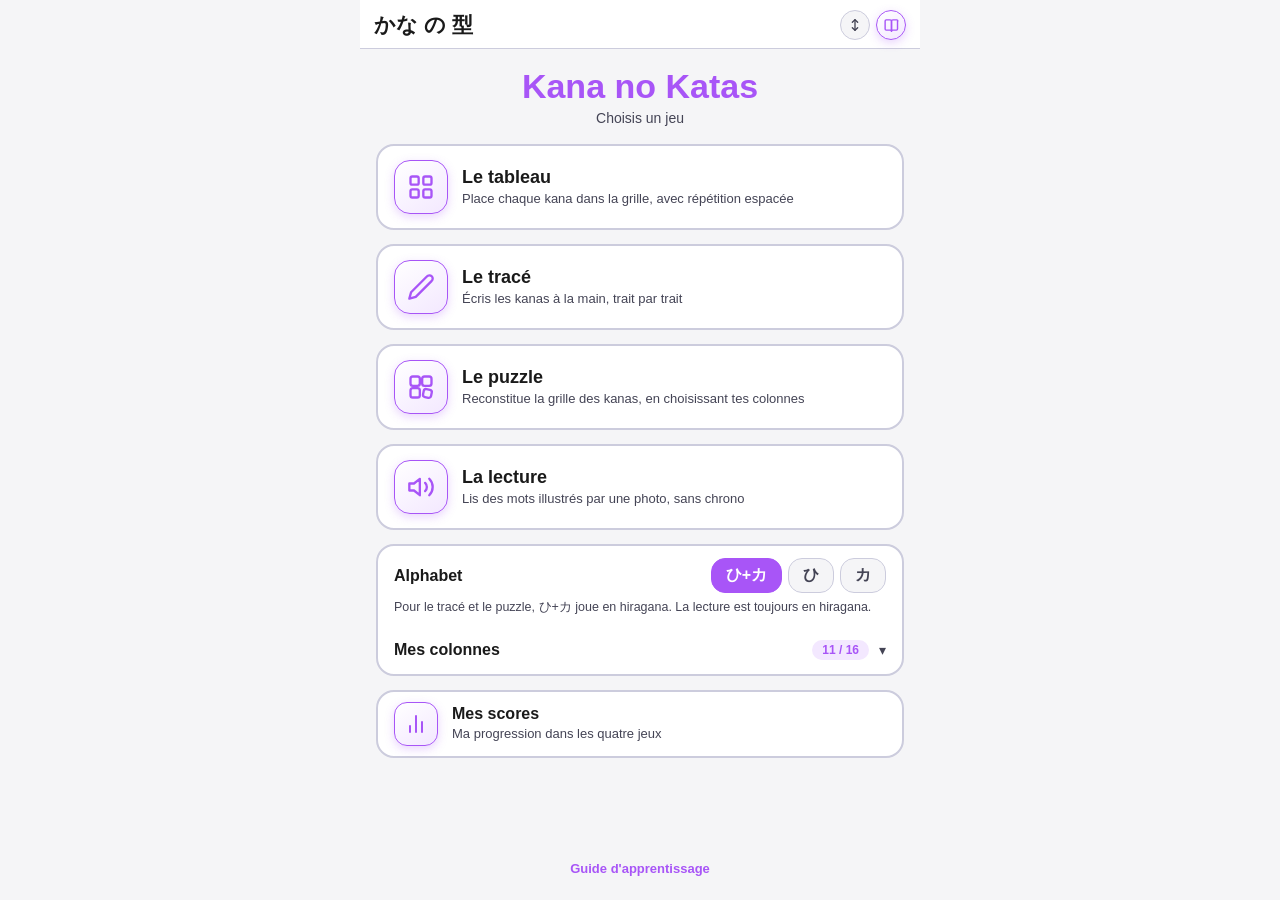
<file: index.html>
<!DOCTYPE html>
<html lang="fr">
<head>
  <meta charset="UTF-8" />
  <meta name="viewport" content="width=device-width, initial-scale=1.0, maximum-scale=1.0, user-scalable=no" />
  <title>Kana no Katas</title>
  <meta name="theme-color" content="#A855F7" />
  <meta name="apple-mobile-web-app-capable" content="yes" />
  <link rel="manifest" href="manifest.json" />
  <link rel="apple-touch-icon" href="icons/icon-192.png" />
  <link rel="stylesheet" href="style.css" />
  <link rel="stylesheet" href="menu.css" />
  <script src="viewport.js"></script>
  <script src="header-tools.js"></script>
  <script src="install.js"></script>
</head>
<body>
<div id="menu-app">

  <div class="menu-top">
    <h1>かな の 型</h1>
    <span class="hd-tools" data-tools="ch06"></span>
  </div>

  <div class="menu-body">
    <div class="menu-title">
      <div class="big">Kana no Katas</div>
      <p>Choisis un jeu</p>
    </div>

    <!-- Les icônes sont celles déjà utilisées dans la barre de boutons de l'écran du tableau -->
    <a class="menu-card" href="tableau.html">
      <span class="ico">
        <svg viewBox="0 0 24 24" width="28" height="28" fill="none" stroke="currentColor" stroke-width="2" stroke-linecap="round" stroke-linejoin="round"><rect x="3" y="3" width="7" height="7" rx="1.5"/><rect x="14" y="3" width="7" height="7" rx="1.5"/><rect x="3" y="14" width="7" height="7" rx="1.5"/><rect x="14" y="14" width="7" height="7" rx="1.5"/></svg>
      </span>
      <span class="txt"><span class="name">Le tableau</span><span class="desc">Place chaque kana dans la grille, avec répétition espacée</span></span>
    </a>

    <a class="menu-card" href="trace.html">
      <span class="ico">
        <svg viewBox="0 0 24 24" width="28" height="28" fill="none" stroke="currentColor" stroke-width="2" stroke-linecap="round" stroke-linejoin="round"><path d="M17 3a2.85 2.83 0 1 1 4 4L7.5 20.5 2 22l1.5-5.5z"/></svg>
      </span>
      <span class="txt"><span class="name">Le tracé</span><span class="desc">Écris les kanas à la main, trait par trait</span></span>
    </a>

    <a class="menu-card" href="puzzle.html">
      <span class="ico">
        <svg viewBox="0 0 24 24" width="28" height="28" fill="none" stroke="currentColor" stroke-width="2" stroke-linecap="round" stroke-linejoin="round"><rect x="3" y="3" width="8" height="8" rx="2"/><rect x="13" y="3" width="8" height="8" rx="2"/><rect x="3" y="13" width="8" height="8" rx="2"/><rect x="14" y="14" width="7" height="7" rx="2" transform="rotate(12 17.5 17.5)"/></svg>
      </span>
      <span class="txt"><span class="name">Le puzzle</span><span class="desc">Reconstitue la grille des kanas, en choisissant tes colonnes</span></span>
    </a>

    <a class="menu-card" href="lecture.html">
      <span class="ico">
        <svg viewBox="0 0 24 24" width="28" height="28" fill="none" stroke="currentColor" stroke-width="2" stroke-linecap="round" stroke-linejoin="round"><polygon points="11 5 6 9 2 9 2 15 6 15 11 19 11 5"/><path d="M15.54 8.46a5 5 0 0 1 0 7.07"/><path d="M19.07 4.93a10 10 0 0 1 0 14.14"/></svg>
      </span>
      <span class="txt"><span class="name">La lecture</span><span class="desc">Lis des mots illustrés par une photo, sans chrono</span></span>
    </a>

    <!-- Colonnes que je connais : un seul réglage, valable pour tous les jeux -->
    <section class="mn-cols">
      <div class="mn-script">
        <span class="t">Alphabet</span>
        <div class="mn-seg" id="mn-script" role="group" aria-label="Alphabet">
          <button data-s="both">ひ+カ</button>
          <button data-s="h">ひ</button>
          <button data-s="k">カ</button>
        </div>
      </div>
      <p class="mn-note mn-script-note">Pour le tracé et le puzzle, ひ+カ joue en hiragana. La lecture est toujours en hiragana.</p>
      <button class="mn-cols-head" id="mn-cols-toggle" aria-expanded="false">
        <span class="t">Mes colonnes</span><span class="n" id="mn-cols-count"></span><span class="chev">▾</span>
      </button>
      <div id="mn-cols-panel" hidden>
        <p class="mn-note">Ce réglage vaut pour tous les jeux : seuls les kanas de ces colonnes sont proposés.</p>
        <div class="mn-chips" id="mn-cols-base"></div>
        <div class="mn-sub">Dakuten et handakuten</div>
        <div class="mn-chips" id="mn-cols-dak"></div>
        <div class="mn-btns">
          <button id="mn-all">Toutes</button>
          <button id="mn-base">Hiragana de base</button>
          <button id="mn-none">Aucune</button>
        </div>
      </div>
    </section>

    <a class="menu-card slim" href="scores.html">
      <span class="ico">
        <svg viewBox="0 0 24 24" width="24" height="24" fill="none" stroke="currentColor" stroke-width="2" stroke-linecap="round" stroke-linejoin="round"><line x1="18" y1="20" x2="18" y2="10"/><line x1="12" y1="20" x2="12" y2="4"/><line x1="6" y1="20" x2="6" y2="14"/></svg>
      </span>
      <span class="txt"><span class="name">Mes scores</span><span class="desc">Ma progression dans les quatre jeux</span></span>
    </a>

    <div class="menu-guide"><a href="guide/index.html">Guide d'apprentissage</a></div>
  </div>

</div>

<script src="data.js"></script>
<script src="shared.js"></script>
<script src="menu.js"></script>

<div id="sw-update-banner" style="display:none;">
  <span>✨ Nouvelle version disponible</span>
  <button onclick="applySwUpdate()">Mettre à jour</button>
</div>
<script>
  // Détection de mise à jour PWA (même mécanisme que les autres pages)
  let swRegistration = null;
  function showUpdateBanner() { document.getElementById('sw-update-banner').style.display = 'flex'; }
  function applySwUpdate() {
    if (!swRegistration || !swRegistration.waiting) return;
    swRegistration.waiting.postMessage('SKIP_WAITING');
  }
  if ('serviceWorker' in navigator) {
    window.addEventListener('load', () => {
      navigator.serviceWorker.register('sw.js')
        .then(reg => {
          swRegistration = reg;
          if (reg.waiting) showUpdateBanner();
          reg.addEventListener('updatefound', () => {
            const nw = reg.installing; if (!nw) return;
            nw.addEventListener('statechange', () => {
              if (nw.state === 'installed' && navigator.serviceWorker.controller) showUpdateBanner();
            });
          });
        })
        .catch(e => console.warn('SW KO', e));
      let refreshing = false;
      navigator.serviceWorker.addEventListener('controllerchange', () => {
        if (refreshing) return; refreshing = true; window.location.reload();
      });
      setInterval(() => { if (swRegistration) swRegistration.update(); }, 60 * 60 * 1000);
    });
  }
</script>
</body>
</html>
</file>
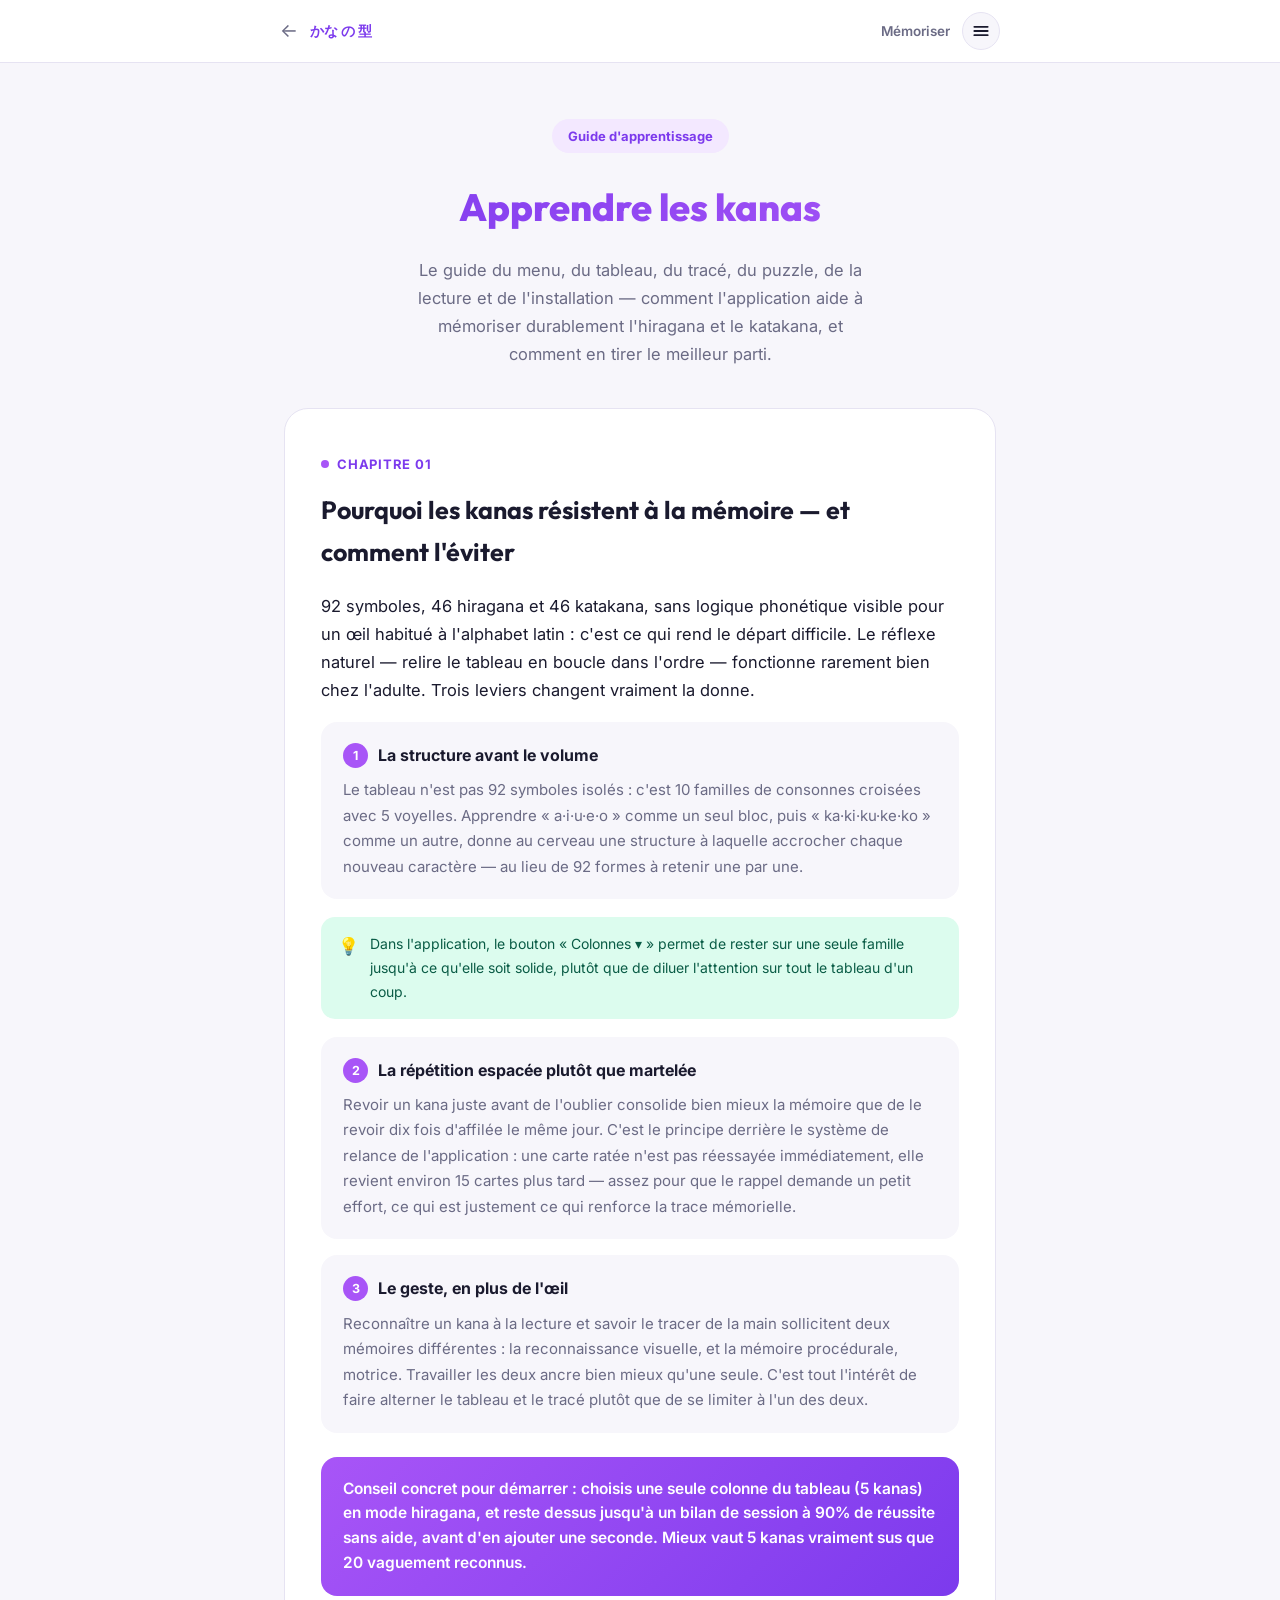
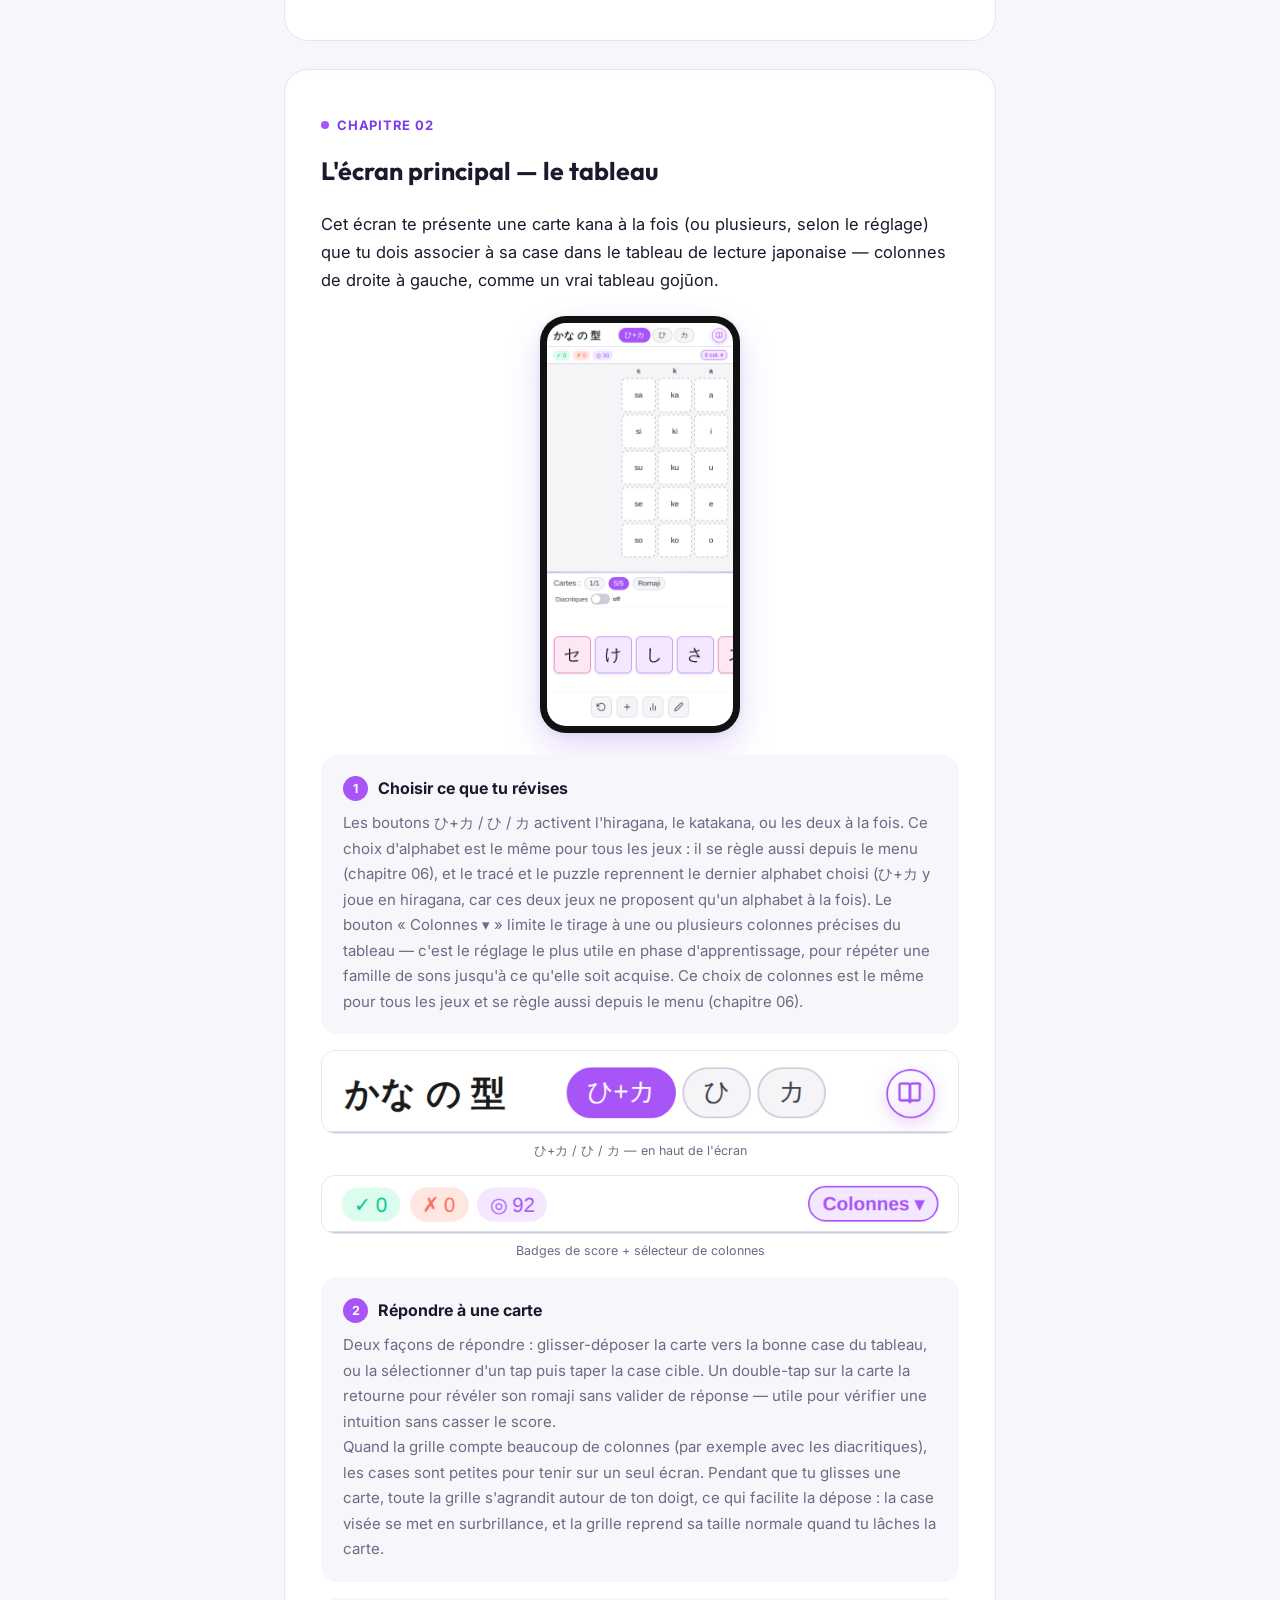
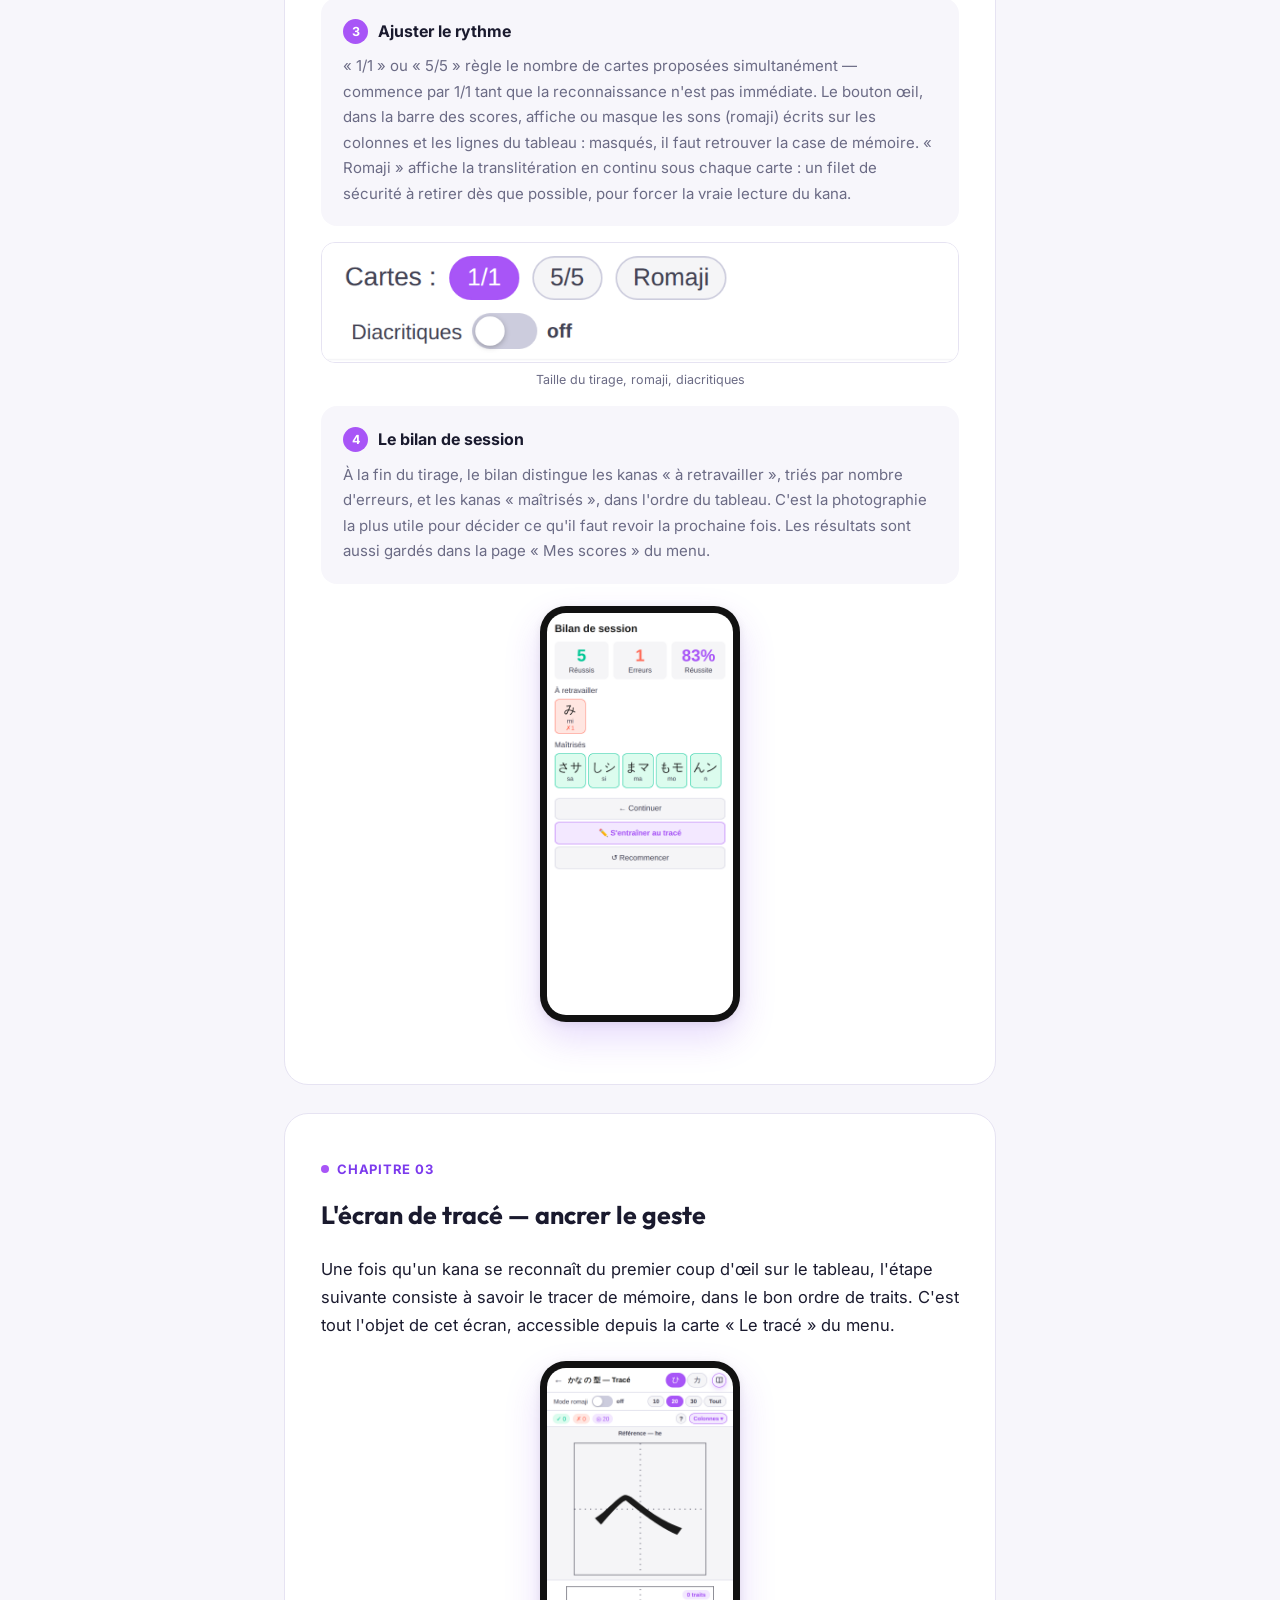
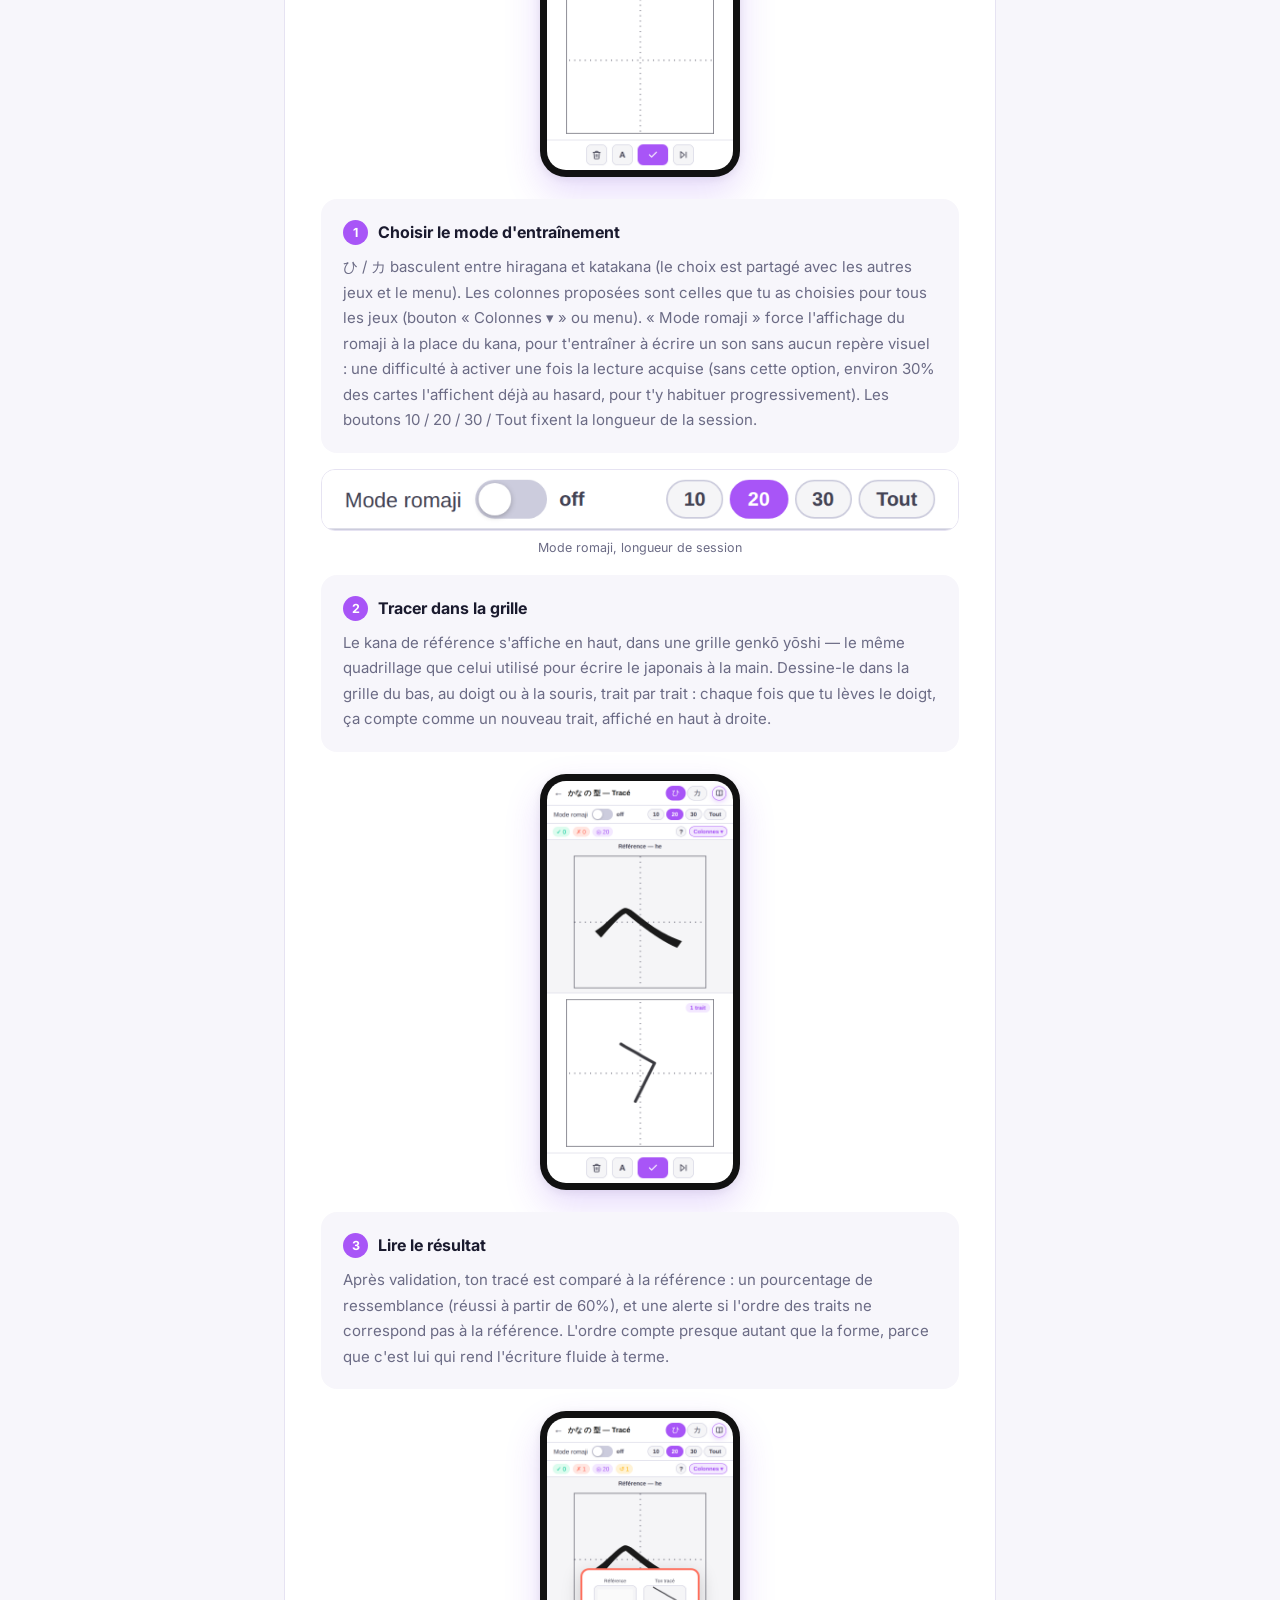
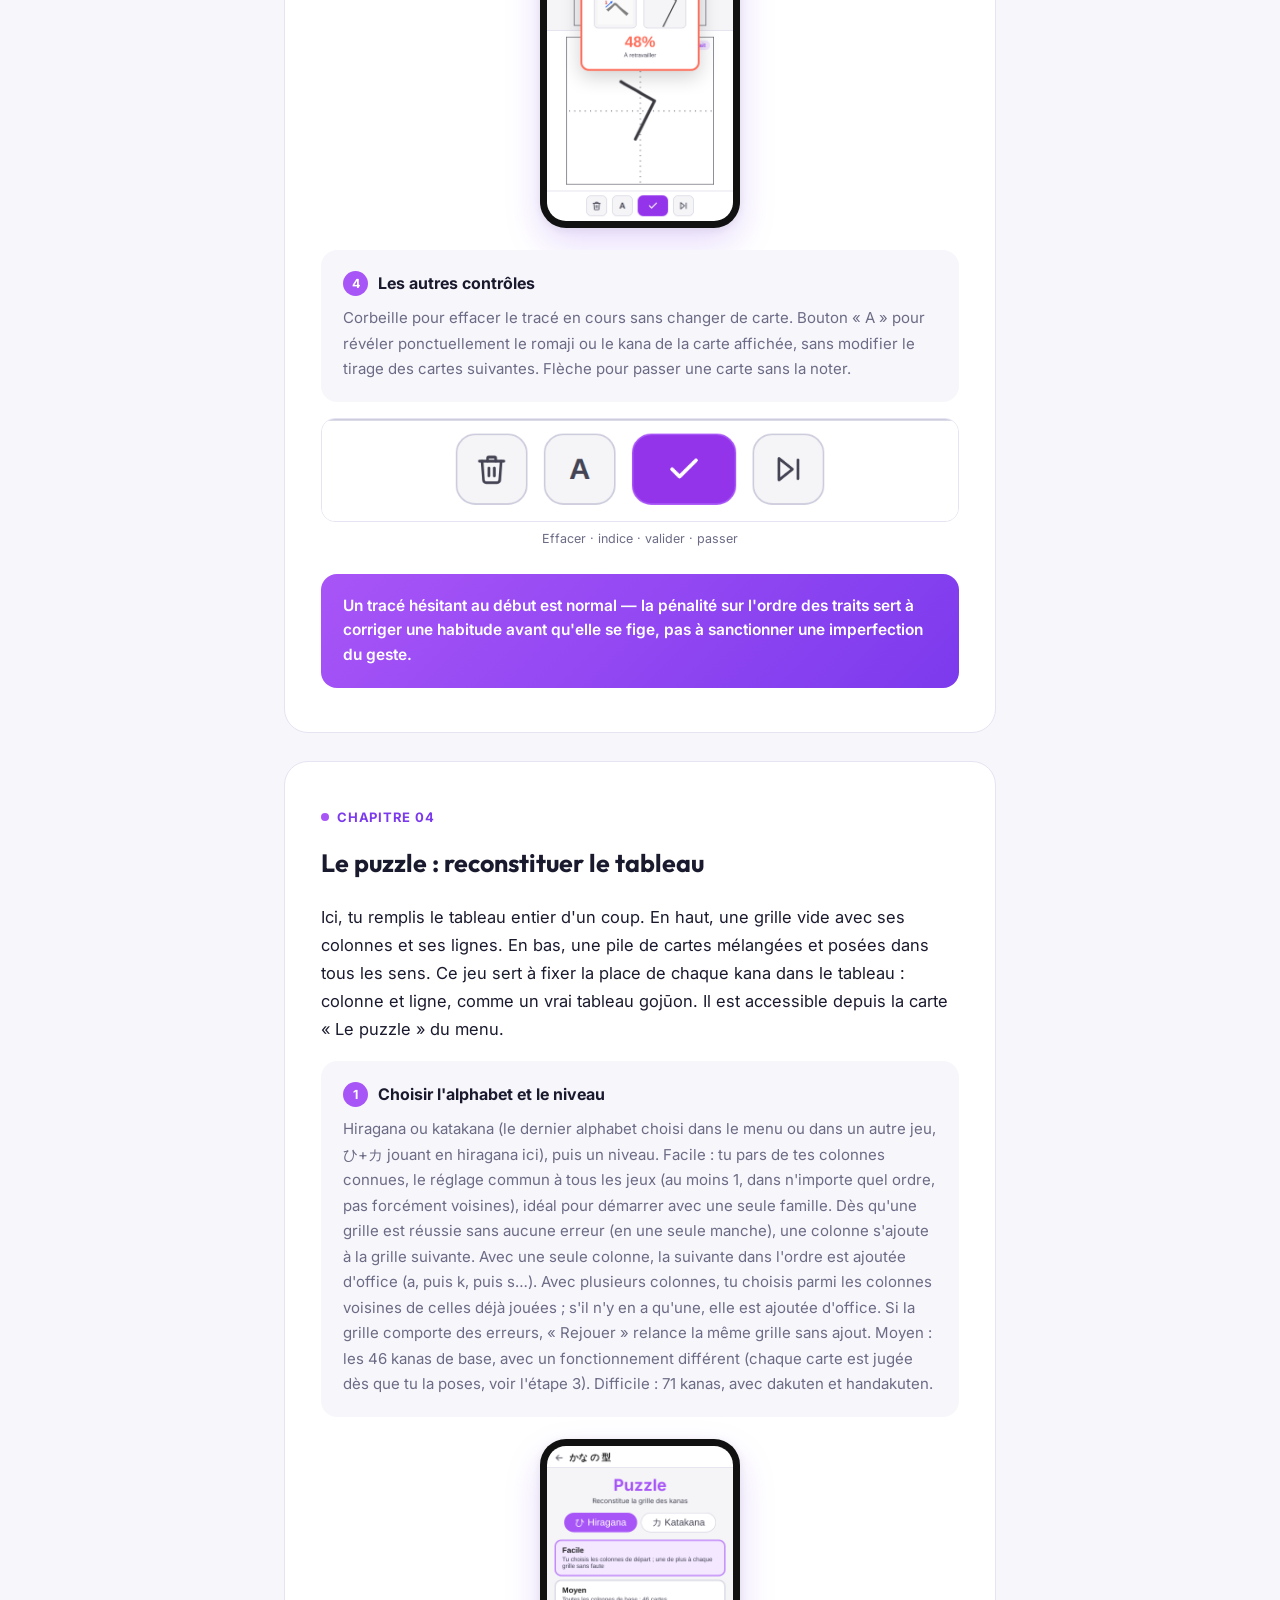
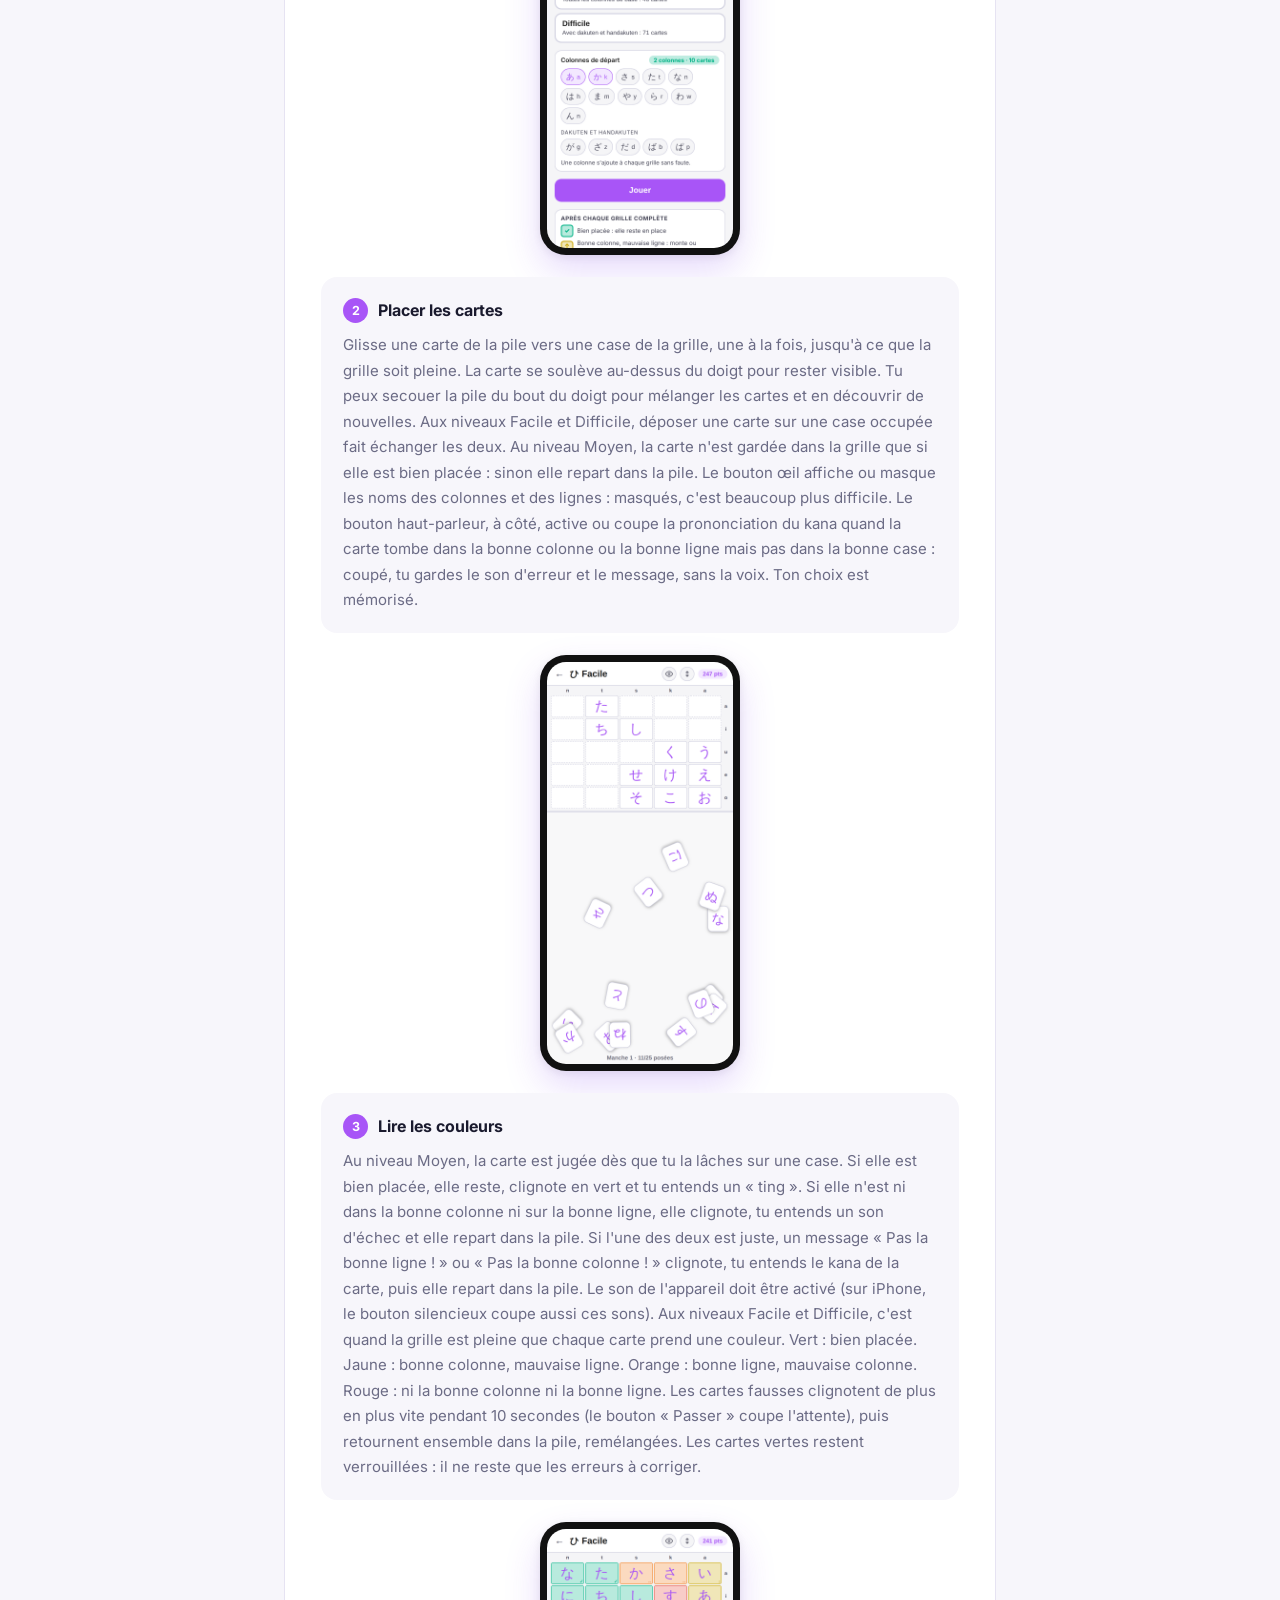
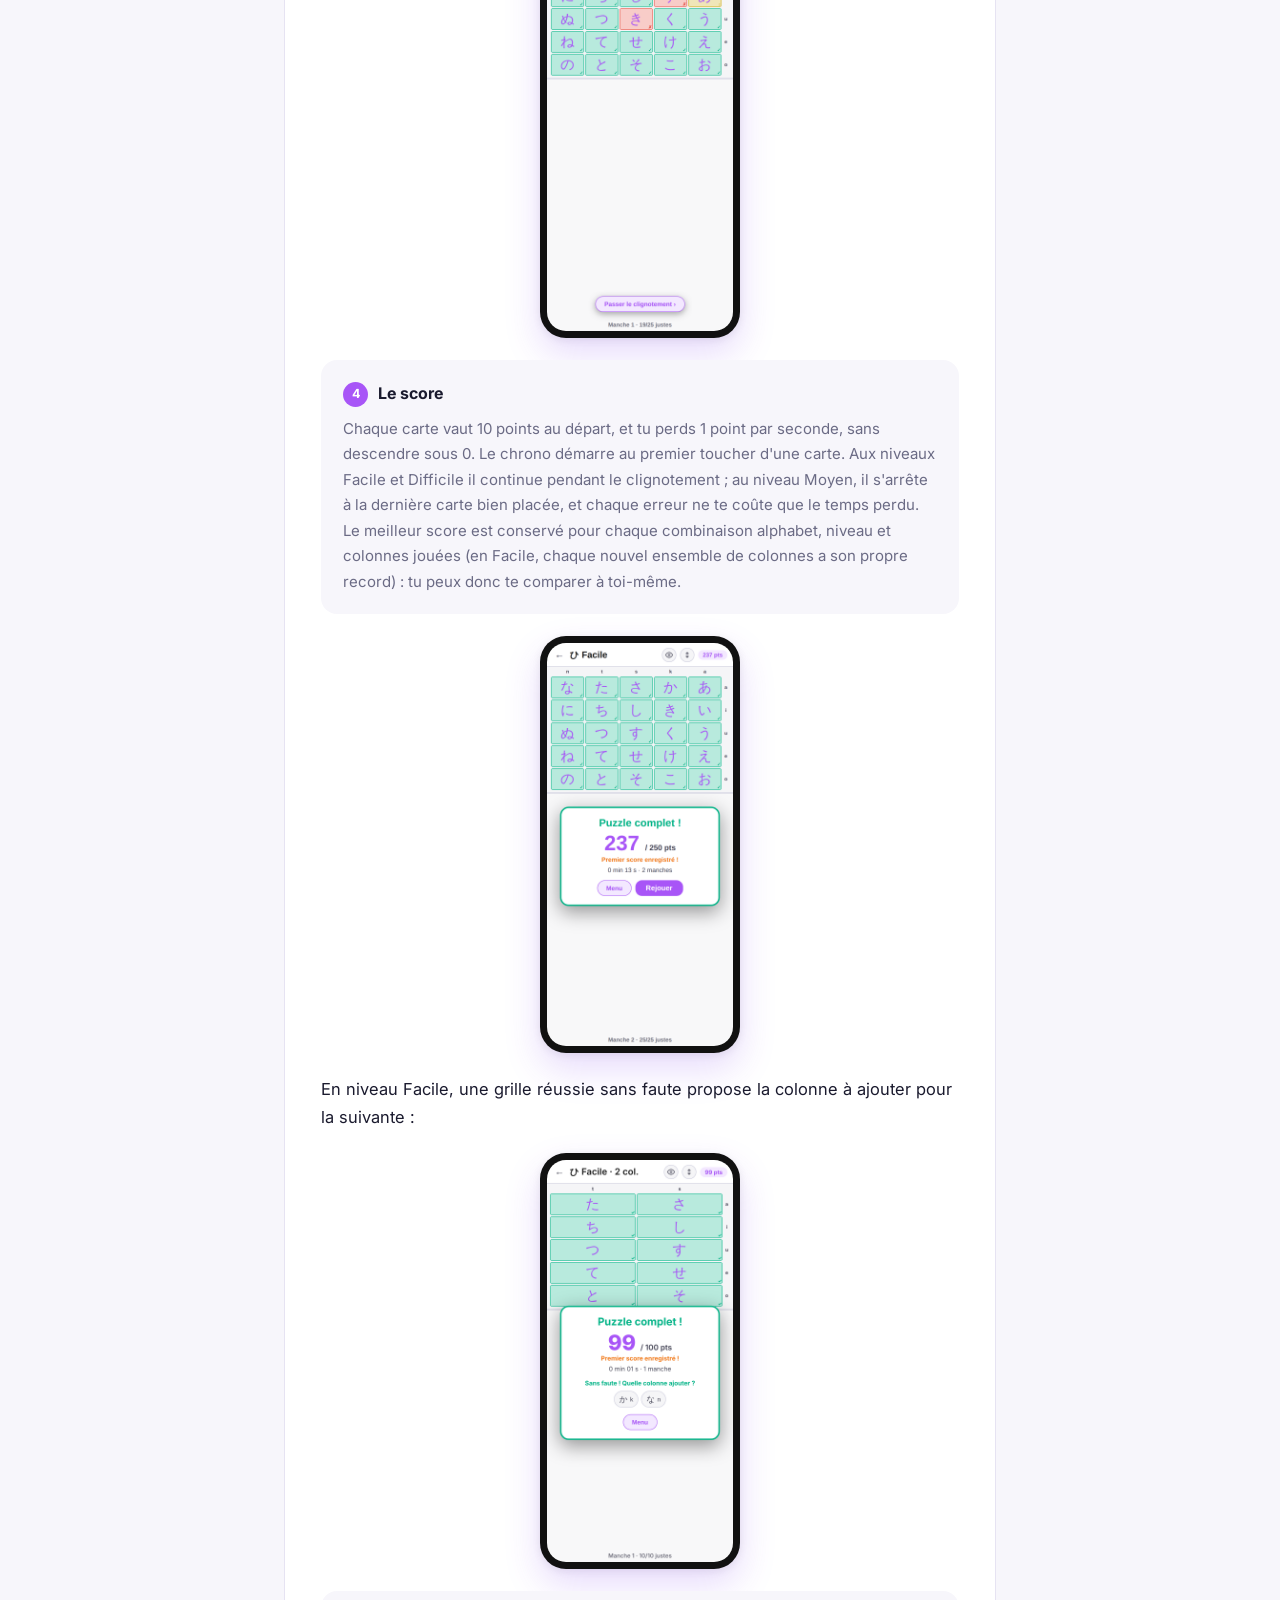
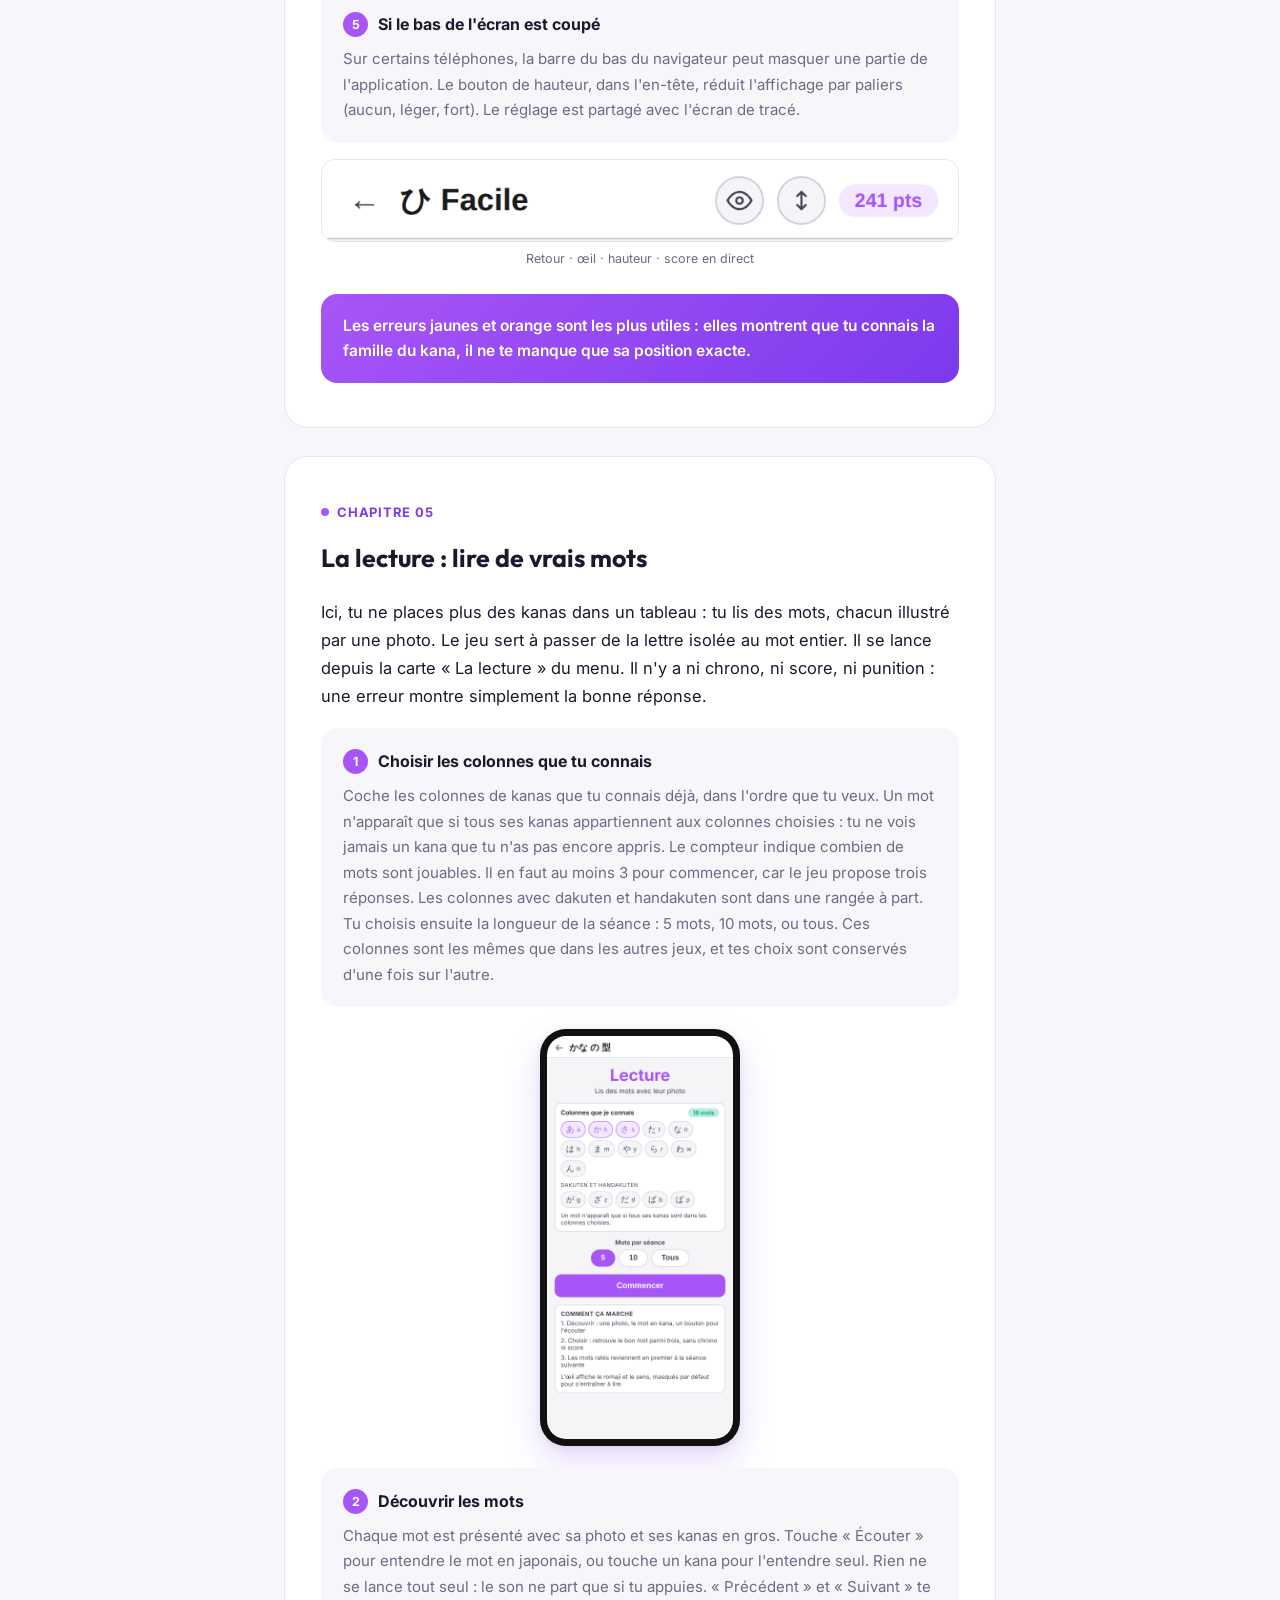
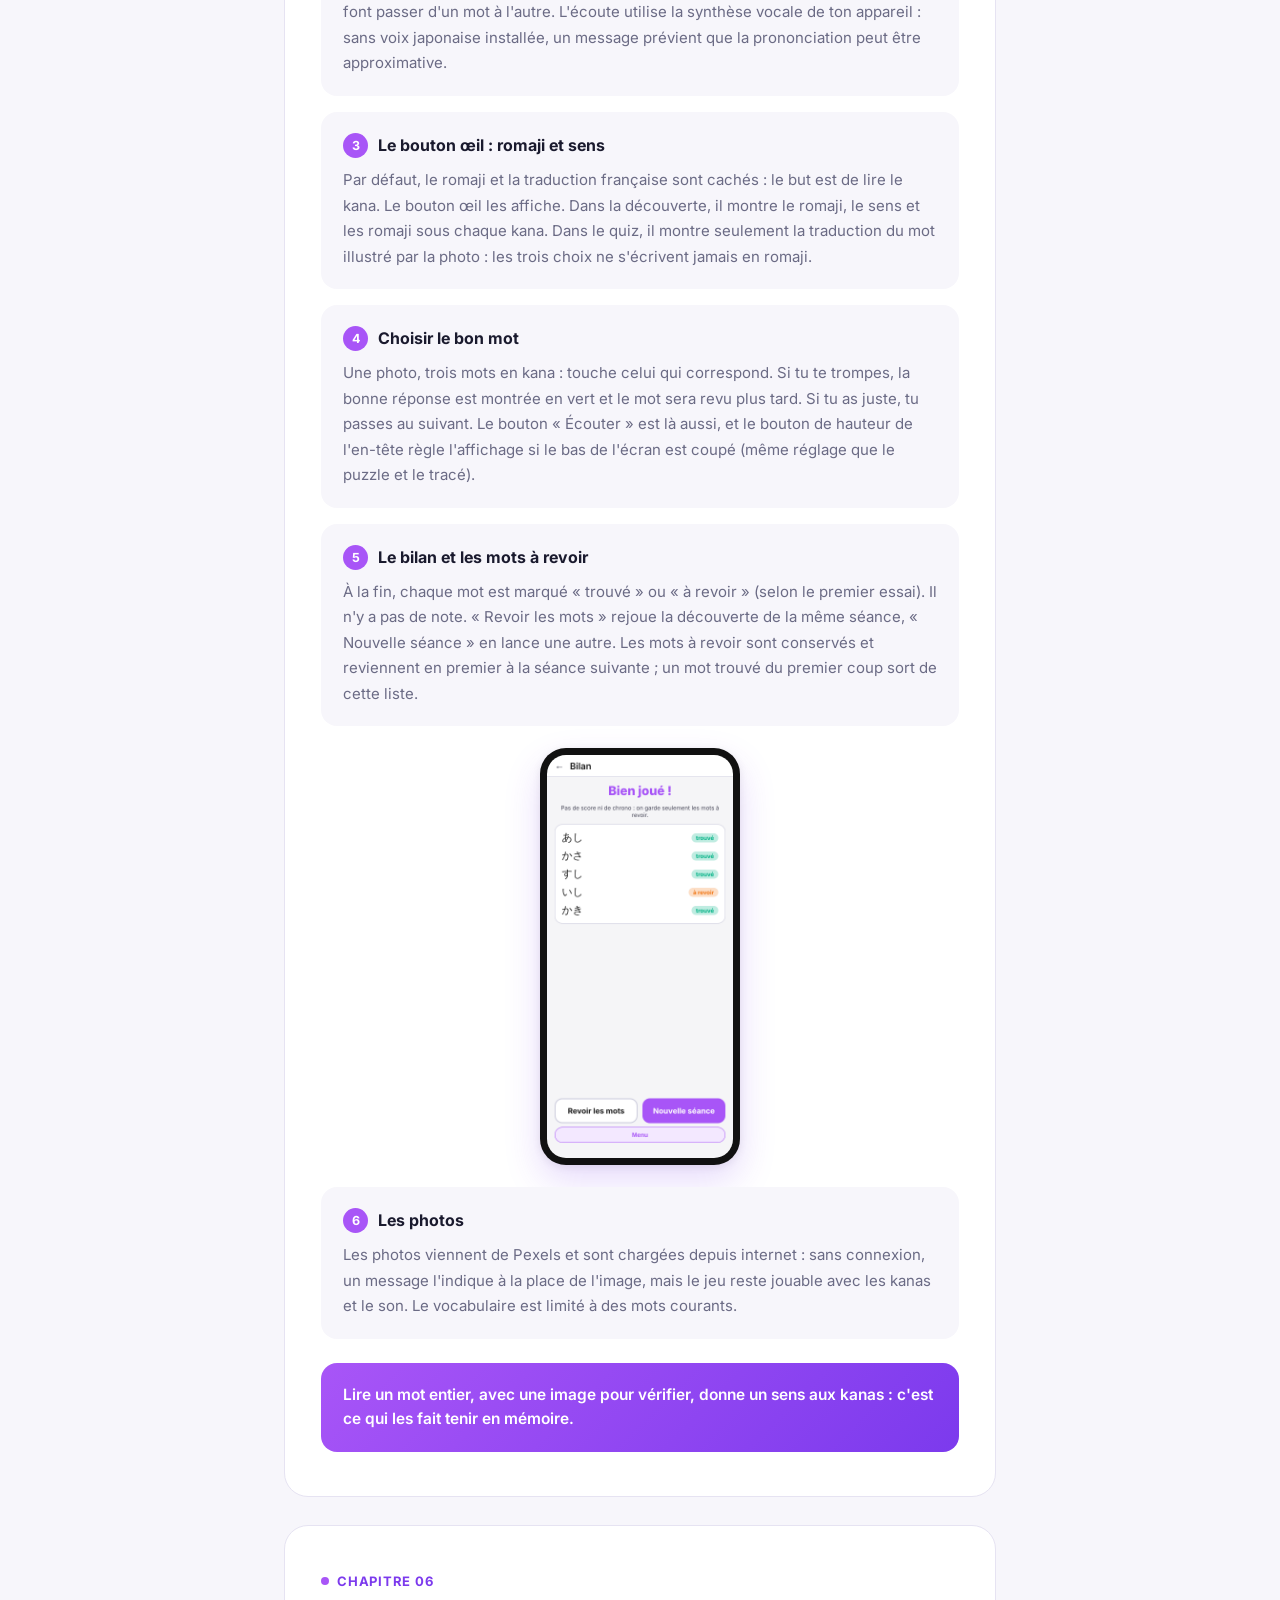
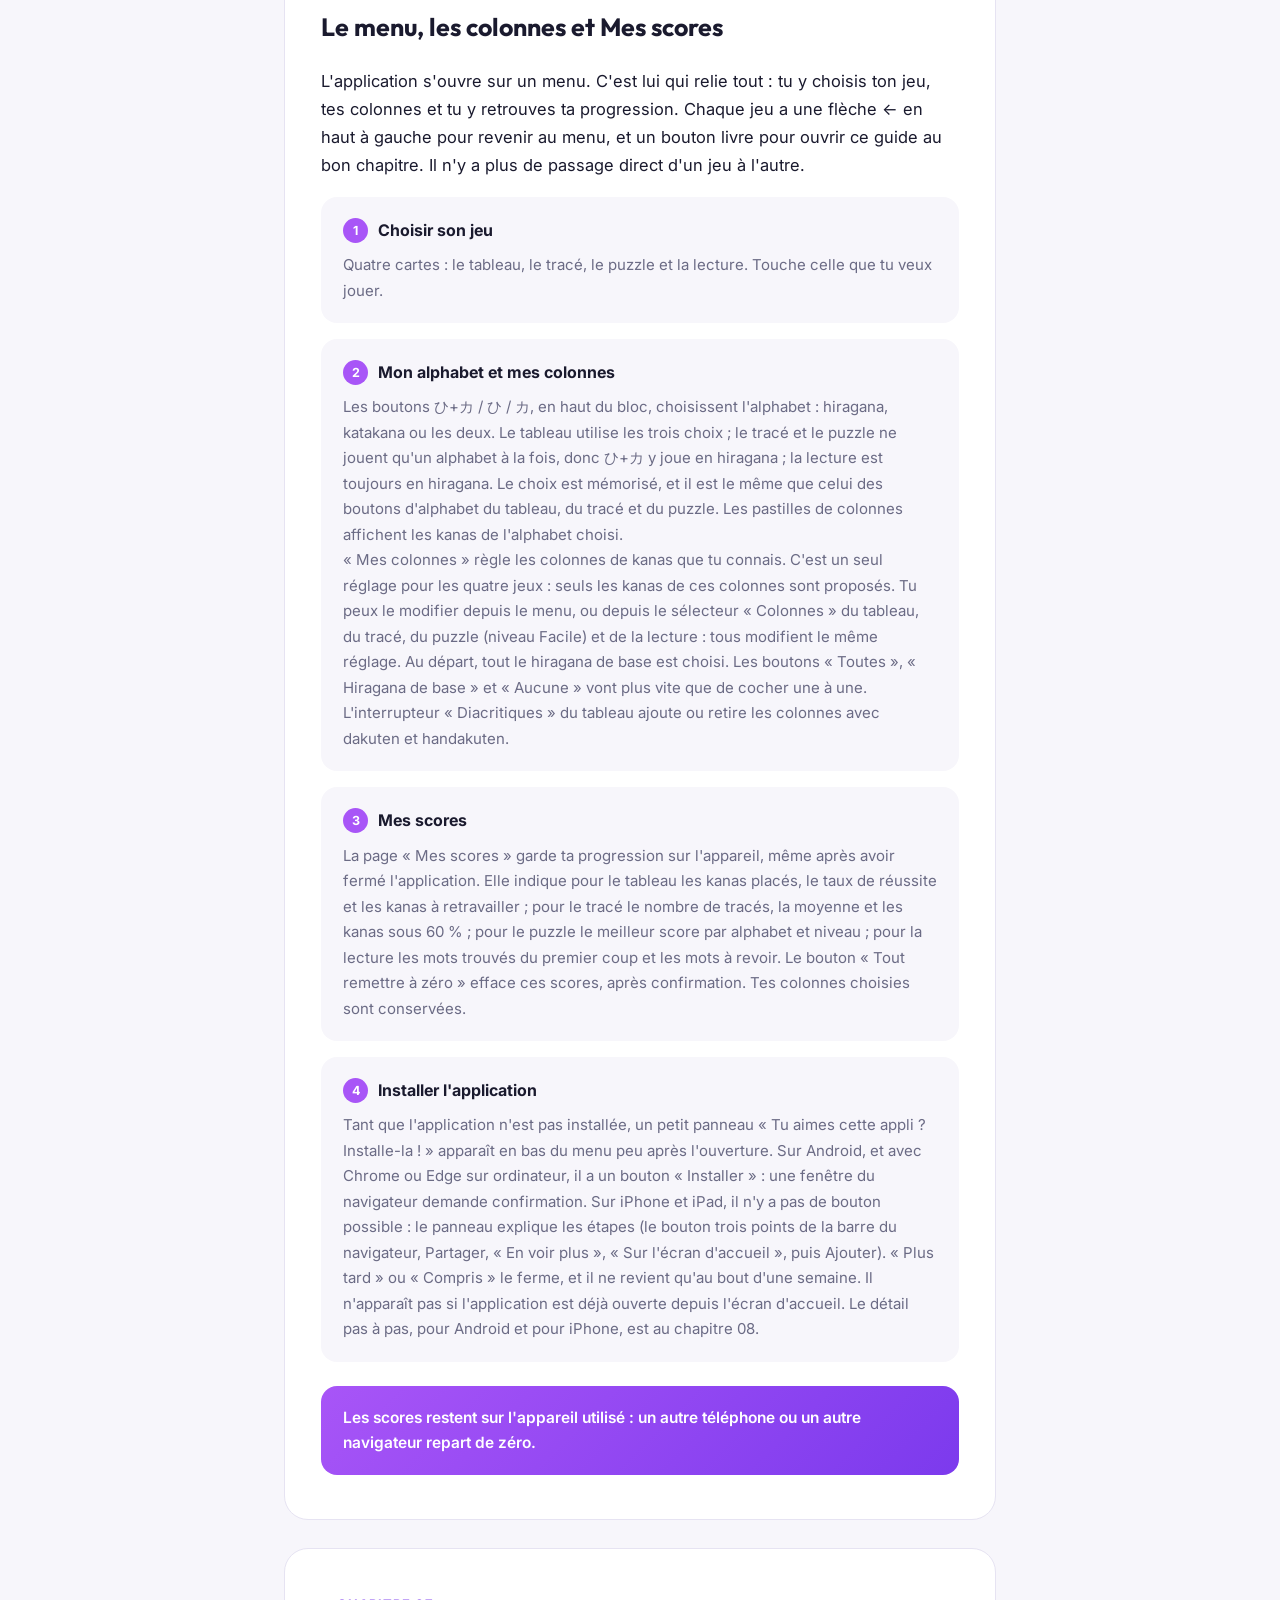
<file: guide/index.html>
<!DOCTYPE html>
<html lang="fr">
<head>
<meta charset="UTF-8">
<meta name="viewport" content="width=device-width, initial-scale=1, maximum-scale=1, user-scalable=no">
<title>かな の 型 — Guide d'apprentissage</title>
<meta name="color-scheme" content="light dark">
<meta name="theme-color" content="#A855F7" media="(prefers-color-scheme: light)">
<meta name="theme-color" content="#1c1c1e" media="(prefers-color-scheme: dark)">
<link rel="stylesheet" href="../style.css">
<link rel="preconnect" href="https://fonts.googleapis.com">
<link href="https://fonts.googleapis.com/css2?family=Outfit:wght@400;600;700;800&family=Inter:wght@400;500;600&display=swap" rel="stylesheet">
<style>
  :root {
    --g-purple: #A855F7; --g-purple-light: #F3E8FF; --g-purple-dark: #7C3AED;
    --g-green: #00C896; --g-green-light: #DCFCEE;
    --g-bg: #ffffff; --g-bg2: #F7F6FB;
    --g-text: #1A1A2E; --g-text2: #6B6B85;
    --g-border: #E6E3F2;
    --g-body: #F7F6FB;                       /* fond de la page (derrière les chapitres) */
    --g-appbar: rgba(255,255,255,0.92);      /* barre du haut, semi-transparente */
    --g-tip-text: #0a5c46;
    --g-quote-a: #A855F7; --g-quote-b: #7C3AED;
  }
  /* Thème sombre : suit le réglage du système, comme le reste de l'application */
  @media (prefers-color-scheme: dark) {
    :root {
      --g-purple: #A855F7; --g-purple-light: #3a2860; --g-purple-dark: #C77DFF;
      --g-green: #2DFFAA; --g-green-light: #103a2a;
      --g-bg: #1c1c1e; --g-bg2: #2c2c2e;
      --g-text: #f2f2f7; --g-text2: #c4c4cf;
      --g-border: #48484a;
      --g-body: #0e0e10;
      --g-appbar: rgba(28,28,30,0.92);
      --g-tip-text: #7ff0c4;
      --g-quote-a: #7C3AED; --g-quote-b: #A855F7;
    }
    .phone img { filter: brightness(.92); }   /* les captures d'écran sont claires : on les adoucit un peu */
  }
  * { box-sizing: border-box; }
  html, body { overflow: visible; height: auto; }
  body {
    margin: 0; background: var(--g-body); color: var(--g-text);
    font-family: 'Inter', sans-serif; font-size: 16px; line-height: 1.7;
  }
  h1,h2,h3 { font-family: 'Outfit', sans-serif; }
  .shell { max-width: 760px; margin: 0 auto; }

  .appbar {
    position: sticky; top: 0; z-index: 10; background: var(--g-appbar);
    backdrop-filter: blur(10px); border-bottom: 1px solid var(--g-border);
  }
  .appbar-inner { max-width: 760px; margin: 0 auto; padding: 12px 20px; display: flex; align-items: center; gap: 12px; }
  .back-link { color: var(--g-text2); text-decoration: none; font-size: 19px; flex-shrink: 0; }
  .appbar-logo { font-weight: 800; font-size: 14px; color: var(--g-purple-dark); flex-shrink: 0; }
  .nav-current { flex: 1; min-width: 0; font-size: 13.5px; font-weight: 600; color: var(--g-text2); white-space: nowrap; overflow: hidden; text-overflow: ellipsis; text-align: right; }
  .burger {
    flex-shrink: 0; width: 38px; height: 38px; border-radius: 50%; padding: 0; cursor: pointer;
    display: flex; align-items: center; justify-content: center;
    background: var(--g-bg2); color: var(--g-text); border: 1px solid var(--g-border);
  }
  .burger[aria-expanded="true"] { background: var(--g-purple); border-color: var(--g-purple); color: white; }
  .burger .b-close { display: none; }
  .burger[aria-expanded="true"] .b-open { display: none; }
  .burger[aria-expanded="true"] .b-close { display: block; }

  /* Menu des chapitres : déroulé sous la barre du haut */
  .nav-menu {
    position: absolute; left: 0; right: 0; top: 100%; z-index: 20;
    background: var(--g-bg); border-bottom: 1px solid var(--g-border);
    box-shadow: 0 14px 30px rgba(0,0,0,.18);
    max-height: calc(100dvh - 64px); overflow-y: auto; -webkit-overflow-scrolling: touch;
  }
  .nav-menu[hidden] { display: none; }
  .nav-menu ul { list-style: none; margin: 0 auto; padding: 8px 12px 14px; max-width: 760px; }
  .nav-menu a {
    display: flex; align-items: center; gap: 14px; padding: 12px 12px; border-radius: 14px;
    color: var(--g-text); text-decoration: none; font-size: 16px; font-weight: 600;
  }
  .nav-menu a .n { flex-shrink: 0; width: 28px; height: 28px; border-radius: 50%; display: flex; align-items: center; justify-content: center;
    font-size: 12.5px; font-weight: 700; background: var(--g-bg2); color: var(--g-text2); }
  .nav-menu a.active { background: var(--g-purple-light); color: var(--g-purple-dark); }
  .nav-menu a.active .n { background: var(--g-purple); color: white; }
  .nav-menu a:active { background: var(--g-bg2); }

  .hero { padding: 56px 24px 40px; text-align: center; }
  .hero-badge {
    display: inline-block; background: var(--g-purple-light); color: var(--g-purple-dark);
    font-weight: 700; font-size: 13px; padding: 6px 16px; border-radius: 20px; margin-bottom: 22px;
  }
  .hero h1 { font-size: 38px; font-weight: 800; margin: 0 0 16px;
    background: linear-gradient(120deg, var(--g-purple-dark), var(--g-purple));
    -webkit-background-clip: text; background-clip: text; color: transparent; }
  .hero-lead { font-size: 16.5px; color: var(--g-text2); max-width: 480px; margin: 0 auto; }

  .chapter { background: var(--g-bg); margin: 0 16px 24px; border-radius: 24px; padding: 36px 28px; border: 1px solid var(--g-border); scroll-margin-top: 70px; }
  @media (min-width: 600px) { .chapter { margin: 0 24px 28px; padding: 40px 36px; } }
  .chapter-tag { display: inline-flex; align-items: center; gap: 8px; font-size: 13px; font-weight: 700; color: var(--g-purple-dark); text-transform: uppercase; letter-spacing: 0.06em; margin-bottom: 14px; }
  .chapter-tag::before { content: ''; width: 8px; height: 8px; border-radius: 50%; background: var(--g-purple); }
  .chapter h2 { font-size: 25px; font-weight: 700; margin: 0 0 18px; }
  .chapter p { color: var(--g-text2); margin: 0 0 18px; }
  .chapter p.intro { font-size: 16.5px; color: var(--g-text); }

  .lever-card { background: var(--g-bg2); border-radius: 16px; padding: 20px 22px; margin: 16px 0; }
  .lever-title { font-weight: 700; font-size: 16px; color: var(--g-text); margin-bottom: 8px; display: flex; align-items: center; gap: 10px; }
  .lever-num { flex-shrink: 0; width: 25px; height: 25px; border-radius: 50%; background: var(--g-purple); color: white; font-size: 12.5px; font-weight: 700; display: flex; align-items: center; justify-content: center; }
  .lever-card p { margin: 0; font-size: 15px; }

  /* Étapes d'installation : une ligne par geste, avec l'icône à toucher (comme dans le panneau du menu) */
  .isteps { list-style: none; margin: 14px 0 0; padding: 0; display: flex; flex-direction: column; gap: 10px; }
  #ch08 .lever-card { padding: 18px 12px; }
  #ch08 .lever-card > .lever-title, #ch08 .lever-card > p { padding: 0 6px; }
  .istep { display: flex; align-items: center; gap: 10px; background: var(--g-bg); border: 1px solid var(--g-border); border-radius: 14px; padding: 11px 12px; }
  .istep-n { width: 28px; height: 28px; border-radius: 50%; flex-shrink: 0; background: var(--g-purple); color: #fff; font-weight: 800; font-size: 14px; display: flex; align-items: center; justify-content: center; }
  .istep-ico { width: 36px; height: 36px; border-radius: 12px; flex-shrink: 0; background: var(--g-purple-light); color: var(--g-purple-dark); display: flex; align-items: center; justify-content: center; }
  .istep-t { font-size: 15px; line-height: 1.4; min-width: 0; }
  .istep-t b { display: block; }
  .istep-t span { display: block; margin-top: 2px; font-size: 13.5px; color: var(--g-text2); }
  .tip-card { margin: 18px 0; padding: 15px 17px; background: var(--g-green-light); border-radius: 14px; display: flex; gap: 11px; align-items: flex-start; font-size: 14px; color: var(--g-tip-text); }
  .tip-card .tip-icon { font-size: 17px; flex-shrink: 0; }

  .quote-card { margin: 24px 0 4px; padding: 20px 22px; border-radius: 16px;
    background: linear-gradient(135deg, var(--g-quote-a), var(--g-quote-b)); color: white;
    font-weight: 600; font-size: 15.5px; line-height: 1.6; }

  .phone { width: 200px; margin: 22px auto; border-radius: 26px; background: #111; padding: 7px;
    box-shadow: 0 16px 36px rgba(124,58,237,0.18), 0 2px 8px rgba(0,0,0,0.08); }
  .phone img { width: 100%; display: block; border-radius: 19px; }
  .crop-card { margin: 14px 0 4px; border-radius: 14px; overflow: hidden; border: 1px solid var(--g-border); }
  .crop-card img { width: 100%; display: block; }
  .crop-label { font-size: 12.5px; color: var(--g-text2); text-align: center; margin: 6px 0 14px; }

  .rhythm-card { background: var(--g-bg2); border-radius: 16px; padding: 20px; margin: 20px 0; }
  .rhythm-row { display: flex; justify-content: space-between; gap: 4px; }
  .rh-day { display: flex; flex-direction: column; align-items: center; gap: 6px; flex: 1; }
  .rh-label { font-size: 11.5px; color: var(--g-text2); font-weight: 600; }
  .rh-dot { width: 10px; height: 10px; border-radius: 50%; }
  .rh-dot.grid { background: var(--g-purple); }
  .rh-dot.trace { background: var(--g-green); }
  .rhythm-legend { margin-top: 14px; font-size: 12.5px; color: var(--g-text2); text-align: center; display: flex; align-items: center; justify-content: center; gap: 6px; }
  .rhythm-legend .rh-dot { display: inline-block; margin-left: 10px; }
  .rhythm-legend .rh-dot:first-child { margin-left: 0; }

  .footer { padding: 32px 24px 64px; text-align: center; font-size: 13px; color: var(--g-text2); }
</style>
</head>
<body>

  <div class="appbar">
    <div class="appbar-inner">
      <a class="back-link" href="../index.html" aria-label="Retour au menu des jeux" title="Retour au menu des jeux">←</a>
      <div class="appbar-logo">かな の 型</div>
      <div class="nav-current" id="nav-current">Mémoriser</div>
      <button class="burger" id="burger" type="button" aria-expanded="false" aria-controls="nav-menu" aria-label="Table des matières">
        <svg class="b-open" viewBox="0 0 24 24" width="20" height="20" fill="none" stroke="currentColor" stroke-width="2.2" stroke-linecap="round" aria-hidden="true"><line x1="4" y1="7" x2="20" y2="7"/><line x1="4" y1="12" x2="20" y2="12"/><line x1="4" y1="17" x2="20" y2="17"/></svg>
        <svg class="b-close" viewBox="0 0 24 24" width="20" height="20" fill="none" stroke="currentColor" stroke-width="2.2" stroke-linecap="round" aria-hidden="true"><line x1="6" y1="6" x2="18" y2="18"/><line x1="18" y1="6" x2="6" y2="18"/></svg>
      </button>
    </div>
    <nav class="nav-menu" id="nav-menu" hidden aria-label="Chapitres du guide"><ul>
      <li><a href="#ch01" data-ch="ch01"><span class="n">01</span>Mémoriser</a></li>
      <li><a href="#ch02" data-ch="ch02"><span class="n">02</span>Le tableau</a></li>
      <li><a href="#ch03" data-ch="ch03"><span class="n">03</span>Le tracé</a></li>
      <li><a href="#ch04" data-ch="ch04"><span class="n">04</span>Le puzzle</a></li>
      <li><a href="#ch05" data-ch="ch05"><span class="n">05</span>La lecture</a></li>
      <li><a href="#ch06" data-ch="ch06"><span class="n">06</span>Menu et scores</a></li>
      <li><a href="#ch07" data-ch="ch07"><span class="n">07</span>Routine</a></li>
      <li><a href="#ch08" data-ch="ch08"><span class="n">08</span>Installer l'application</a></li>
    </ul></nav>
  </div>

  <div class="shell">
    <div class="hero">
      <div class="hero-badge">Guide d'apprentissage</div>
      <h1>Apprendre les kanas</h1>
      <p class="hero-lead">Le guide du menu, du tableau, du tracé, du puzzle, de la lecture et de l'installation — comment l'application aide à mémoriser durablement l'hiragana et le katakana, et comment en tirer le meilleur parti.</p>
    </div>

    <div class="chapter" id="ch01">
      <div class="chapter-tag">Chapitre 01</div>
      <h2>Pourquoi les kanas résistent à la mémoire — et comment l'éviter</h2>
      <p class="intro">92 symboles, 46 hiragana et 46 katakana, sans logique phonétique visible pour un œil habitué à l'alphabet latin : c'est ce qui rend le départ difficile. Le réflexe naturel — relire le tableau en boucle dans l'ordre — fonctionne rarement bien chez l'adulte. Trois leviers changent vraiment la donne.</p>

      <div class="lever-card">
        <div class="lever-title"><span class="lever-num">1</span>La structure avant le volume</div>
        <p>Le tableau n'est pas 92 symboles isolés : c'est 10 familles de consonnes croisées avec 5 voyelles. Apprendre « a·i·u·e·o » comme un seul bloc, puis « ka·ki·ku·ke·ko » comme un autre, donne au cerveau une structure à laquelle accrocher chaque nouveau caractère — au lieu de 92 formes à retenir une par une.</p>
      </div>
      <div class="tip-card"><span class="tip-icon">💡</span><div>Dans l'application, le bouton « Colonnes ▾ » permet de rester sur une seule famille jusqu'à ce qu'elle soit solide, plutôt que de diluer l'attention sur tout le tableau d'un coup.</div></div>

      <div class="lever-card">
        <div class="lever-title"><span class="lever-num">2</span>La répétition espacée plutôt que martelée</div>
        <p>Revoir un kana juste avant de l'oublier consolide bien mieux la mémoire que de le revoir dix fois d'affilée le même jour. C'est le principe derrière le système de relance de l'application : une carte ratée n'est pas réessayée immédiatement, elle revient environ 15 cartes plus tard — assez pour que le rappel demande un petit effort, ce qui est justement ce qui renforce la trace mémorielle.</p>
      </div>

      <div class="lever-card">
        <div class="lever-title"><span class="lever-num">3</span>Le geste, en plus de l'œil</div>
        <p>Reconnaître un kana à la lecture et savoir le tracer de la main sollicitent deux mémoires différentes : la reconnaissance visuelle, et la mémoire procédurale, motrice. Travailler les deux ancre bien mieux qu'une seule. C'est tout l'intérêt de faire alterner le tableau et le tracé plutôt que de se limiter à l'un des deux.</p>
      </div>

      <div class="quote-card">Conseil concret pour démarrer : choisis une seule colonne du tableau (5 kanas) en mode hiragana, et reste dessus jusqu'à un bilan de session à 90% de réussite sans aide, avant d'en ajouter une seconde. Mieux vaut 5 kanas vraiment sus que 20 vaguement reconnus.</div>
    </div>

    <div class="chapter" id="ch02">
      <div class="chapter-tag">Chapitre 02</div>
      <h2>L'écran principal — le tableau</h2>
      <p class="intro">Cet écran te présente une carte kana à la fois (ou plusieurs, selon le réglage) que tu dois associer à sa case dans le tableau de lecture japonaise — colonnes de droite à gauche, comme un vrai tableau gojūon.</p>

      <div class="phone"><img src="img/index_home.png" alt="Écran principal"></div>

      <div class="lever-card">
        <div class="lever-title"><span class="lever-num">1</span>Choisir ce que tu révises</div>
        <p>Les boutons ひ+カ / ひ / カ activent l'hiragana, le katakana, ou les deux à la fois. Ce choix d'alphabet est le même pour tous les jeux : il se règle aussi depuis le menu (chapitre 06), et le tracé et le puzzle reprennent le dernier alphabet choisi (ひ+カ y joue en hiragana, car ces deux jeux ne proposent qu'un alphabet à la fois). Le bouton « Colonnes ▾ » limite le tirage à une ou plusieurs colonnes précises du tableau — c'est le réglage le plus utile en phase d'apprentissage, pour répéter une famille de sons jusqu'à ce qu'elle soit acquise. Ce choix de colonnes est le même pour tous les jeux et se règle aussi depuis le menu (chapitre 06).</p>
      </div>
      <div class="crop-card"><img src="img/index_header.png" alt="Mode"></div>
      <div class="crop-label">ひ+カ / ひ / カ — en haut de l'écran</div>
      <div class="crop-card"><img src="img/index_scorebar.png" alt="Score"></div>
      <div class="crop-label">Badges de score + sélecteur de colonnes</div>

      <div class="lever-card">
        <div class="lever-title"><span class="lever-num">2</span>Répondre à une carte</div>
        <p>Deux façons de répondre : glisser-déposer la carte vers la bonne case du tableau, ou la sélectionner d'un tap puis taper la case cible. Un double-tap sur la carte la retourne pour révéler son romaji sans valider de réponse — utile pour vérifier une intuition sans casser le score.</p>
        <p>Quand la grille compte beaucoup de colonnes (par exemple avec les diacritiques), les cases sont petites pour tenir sur un seul écran. Pendant que tu glisses une carte, toute la grille s'agrandit autour de ton doigt, ce qui facilite la dépose : la case visée se met en surbrillance, et la grille reprend sa taille normale quand tu lâches la carte.</p>
      </div>

      <div class="lever-card">
        <div class="lever-title"><span class="lever-num">3</span>Ajuster le rythme</div>
        <p>« 1/1 » ou « 5/5 » règle le nombre de cartes proposées simultanément — commence par 1/1 tant que la reconnaissance n'est pas immédiate. Le bouton œil, dans la barre des scores, affiche ou masque les sons (romaji) écrits sur les colonnes et les lignes du tableau : masqués, il faut retrouver la case de mémoire. « Romaji » affiche la translitération en continu sous chaque carte : un filet de sécurité à retirer dès que possible, pour forcer la vraie lecture du kana.</p>
      </div>
      <div class="crop-card"><img src="img/index_deckcontrols.png" alt="Réglages"></div>
      <div class="crop-label">Taille du tirage, romaji, diacritiques</div>

      <div class="lever-card">
        <div class="lever-title"><span class="lever-num">4</span>Le bilan de session</div>
        <p>À la fin du tirage, le bilan distingue les kanas « à retravailler », triés par nombre d'erreurs, et les kanas « maîtrisés », dans l'ordre du tableau. C'est la photographie la plus utile pour décider ce qu'il faut revoir la prochaine fois. Les résultats sont aussi gardés dans la page « Mes scores » du menu.</p>
      </div>
      <div class="phone"><img src="img/index_bilan.png" alt="Bilan"></div>
    </div>

    <div class="chapter" id="ch03">
      <div class="chapter-tag">Chapitre 03</div>
      <h2>L'écran de tracé — ancrer le geste</h2>
      <p class="intro">Une fois qu'un kana se reconnaît du premier coup d'œil sur le tableau, l'étape suivante consiste à savoir le tracer de mémoire, dans le bon ordre de traits. C'est tout l'objet de cet écran, accessible depuis la carte « Le tracé » du menu.</p>

      <div class="phone"><img src="img/trace_home.png" alt="Écran de tracé"></div>

      <div class="lever-card">
        <div class="lever-title"><span class="lever-num">1</span>Choisir le mode d'entraînement</div>
        <p>ひ / カ basculent entre hiragana et katakana (le choix est partagé avec les autres jeux et le menu). Les colonnes proposées sont celles que tu as choisies pour tous les jeux (bouton « Colonnes ▾ » ou menu). « Mode romaji » force l'affichage du romaji à la place du kana, pour t'entraîner à écrire un son sans aucun repère visuel : une difficulté à activer une fois la lecture acquise (sans cette option, environ 30% des cartes l'affichent déjà au hasard, pour t'y habituer progressivement). Les boutons 10 / 20 / 30 / Tout fixent la longueur de la session.</p>
      </div>
      <div class="crop-card"><img src="img/trace_romajibar.png" alt="Mode romaji et longueur"></div>
      <div class="crop-label">Mode romaji, longueur de session</div>

      <div class="lever-card">
        <div class="lever-title"><span class="lever-num">2</span>Tracer dans la grille</div>
        <p>Le kana de référence s'affiche en haut, dans une grille genkō yōshi — le même quadrillage que celui utilisé pour écrire le japonais à la main. Dessine-le dans la grille du bas, au doigt ou à la souris, trait par trait : chaque fois que tu lèves le doigt, ça compte comme un nouveau trait, affiché en haut à droite.</p>
      </div>
      <div class="phone"><img src="img/trace_drawing.png" alt="Tracé en cours"></div>

      <div class="lever-card">
        <div class="lever-title"><span class="lever-num">3</span>Lire le résultat</div>
        <p>Après validation, ton tracé est comparé à la référence : un pourcentage de ressemblance (réussi à partir de 60%), et une alerte si l'ordre des traits ne correspond pas à la référence. L'ordre compte presque autant que la forme, parce que c'est lui qui rend l'écriture fluide à terme.</p>
      </div>
      <div class="phone"><img src="img/trace_result.png" alt="Résultat du tracé"></div>

      <div class="lever-card">
        <div class="lever-title"><span class="lever-num">4</span>Les autres contrôles</div>
        <p>Corbeille pour effacer le tracé en cours sans changer de carte. Bouton « A » pour révéler ponctuellement le romaji ou le kana de la carte affichée, sans modifier le tirage des cartes suivantes. Flèche pour passer une carte sans la noter.</p>
      </div>
      <div class="crop-card"><img src="img/trace_controls.png" alt="Contrôles"></div>
      <div class="crop-label">Effacer · indice · valider · passer</div>

      <div class="quote-card">Un tracé hésitant au début est normal — la pénalité sur l'ordre des traits sert à corriger une habitude avant qu'elle se fige, pas à sanctionner une imperfection du geste.</div>
    </div>

    <div class="chapter" id="ch04">
      <div class="chapter-tag">Chapitre 04</div>
      <h2>Le puzzle : reconstituer le tableau</h2>
      <p class="intro">Ici, tu remplis le tableau entier d'un coup. En haut, une grille vide avec ses colonnes et ses lignes. En bas, une pile de cartes mélangées et posées dans tous les sens. Ce jeu sert à fixer la place de chaque kana dans le tableau : colonne et ligne, comme un vrai tableau gojūon. Il est accessible depuis la carte « Le puzzle » du menu.</p>

      <div class="lever-card">
        <div class="lever-title"><span class="lever-num">1</span>Choisir l'alphabet et le niveau</div>
        <p>Hiragana ou katakana (le dernier alphabet choisi dans le menu ou dans un autre jeu, ひ+カ jouant en hiragana ici), puis un niveau. Facile : tu pars de tes colonnes connues, le réglage commun à tous les jeux (au moins 1, dans n'importe quel ordre, pas forcément voisines), idéal pour démarrer avec une seule famille. Dès qu'une grille est réussie sans aucune erreur (en une seule manche), une colonne s'ajoute à la grille suivante. Avec une seule colonne, la suivante dans l'ordre est ajoutée d'office (a, puis k, puis s…). Avec plusieurs colonnes, tu choisis parmi les colonnes voisines de celles déjà jouées ; s'il n'y en a qu'une, elle est ajoutée d'office. Si la grille comporte des erreurs, « Rejouer » relance la même grille sans ajout. Moyen : les 46 kanas de base, avec un fonctionnement différent (chaque carte est jugée dès que tu la poses, voir l'étape 3). Difficile : 71 kanas, avec dakuten et handakuten.</p>
      </div>
      <div class="phone"><img src="img/puzzle_select.png" alt="Sélection du puzzle"></div>

      <div class="lever-card">
        <div class="lever-title"><span class="lever-num">2</span>Placer les cartes</div>
        <p>Glisse une carte de la pile vers une case de la grille, une à la fois, jusqu'à ce que la grille soit pleine. La carte se soulève au-dessus du doigt pour rester visible. Tu peux secouer la pile du bout du doigt pour mélanger les cartes et en découvrir de nouvelles. Aux niveaux Facile et Difficile, déposer une carte sur une case occupée fait échanger les deux. Au niveau Moyen, la carte n'est gardée dans la grille que si elle est bien placée : sinon elle repart dans la pile. Le bouton œil affiche ou masque les noms des colonnes et des lignes : masqués, c'est beaucoup plus difficile. Le bouton haut-parleur, à côté, active ou coupe la prononciation du kana quand la carte tombe dans la bonne colonne ou la bonne ligne mais pas dans la bonne case : coupé, tu gardes le son d'erreur et le message, sans la voix. Ton choix est mémorisé.</p>
      </div>
      <div class="phone"><img src="img/puzzle_placing.png" alt="Placement des cartes"></div>

      <div class="lever-card">
        <div class="lever-title"><span class="lever-num">3</span>Lire les couleurs</div>
        <p>Au niveau Moyen, la carte est jugée dès que tu la lâches sur une case. Si elle est bien placée, elle reste, clignote en vert et tu entends un « ting ». Si elle n'est ni dans la bonne colonne ni sur la bonne ligne, elle clignote, tu entends un son d'échec et elle repart dans la pile. Si l'une des deux est juste, un message « Pas la bonne ligne ! » ou « Pas la bonne colonne ! » clignote, tu entends le kana de la carte, puis elle repart dans la pile. Le son de l'appareil doit être activé (sur iPhone, le bouton silencieux coupe aussi ces sons). Aux niveaux Facile et Difficile, c'est quand la grille est pleine que chaque carte prend une couleur. Vert : bien placée. Jaune : bonne colonne, mauvaise ligne. Orange : bonne ligne, mauvaise colonne. Rouge : ni la bonne colonne ni la bonne ligne. Les cartes fausses clignotent de plus en plus vite pendant 10 secondes (le bouton « Passer » coupe l'attente), puis retournent ensemble dans la pile, remélangées. Les cartes vertes restent verrouillées : il ne reste que les erreurs à corriger.</p>
      </div>
      <div class="phone"><img src="img/puzzle_colors.png" alt="Cartes colorées après vérification"></div>

      <div class="lever-card">
        <div class="lever-title"><span class="lever-num">4</span>Le score</div>
        <p>Chaque carte vaut 10 points au départ, et tu perds 1 point par seconde, sans descendre sous 0. Le chrono démarre au premier toucher d'une carte. Aux niveaux Facile et Difficile il continue pendant le clignotement ; au niveau Moyen, il s'arrête à la dernière carte bien placée, et chaque erreur ne te coûte que le temps perdu. Le meilleur score est conservé pour chaque combinaison alphabet, niveau et colonnes jouées (en Facile, chaque nouvel ensemble de colonnes a son propre record) : tu peux donc te comparer à toi-même.</p>
      </div>
      <div class="phone"><img src="img/puzzle_win.png" alt="Puzzle complet"></div>
      <p class="intro">En niveau Facile, une grille réussie sans faute propose la colonne à ajouter pour la suivante :</p>
      <div class="phone"><img src="img/puzzle_win_choice.png" alt="Choix de la colonne à ajouter en niveau Facile"></div>

      <div class="lever-card">
        <div class="lever-title"><span class="lever-num">5</span>Si le bas de l'écran est coupé</div>
        <p>Sur certains téléphones, la barre du bas du navigateur peut masquer une partie de l'application. Le bouton de hauteur, dans l'en-tête, réduit l'affichage par paliers (aucun, léger, fort). Le réglage est partagé avec l'écran de tracé.</p>
      </div>
      <div class="crop-card"><img src="img/puzzle_header.png" alt="En-tête du puzzle"></div>
      <div class="crop-label">Retour · œil · hauteur · score en direct</div>

      <div class="quote-card">Les erreurs jaunes et orange sont les plus utiles : elles montrent que tu connais la famille du kana, il ne te manque que sa position exacte.</div>
    </div>

    <div class="chapter" id="ch05">
      <div class="chapter-tag">Chapitre 05</div>
      <h2>La lecture : lire de vrais mots</h2>
      <p class="intro">Ici, tu ne places plus des kanas dans un tableau : tu lis des mots, chacun illustré par une photo. Le jeu sert à passer de la lettre isolée au mot entier. Il se lance depuis la carte « La lecture » du menu. Il n'y a ni chrono, ni score, ni punition : une erreur montre simplement la bonne réponse.</p>

      <div class="lever-card">
        <div class="lever-title"><span class="lever-num">1</span>Choisir les colonnes que tu connais</div>
        <p>Coche les colonnes de kanas que tu connais déjà, dans l'ordre que tu veux. Un mot n'apparaît que si tous ses kanas appartiennent aux colonnes choisies : tu ne vois jamais un kana que tu n'as pas encore appris. Le compteur indique combien de mots sont jouables. Il en faut au moins 3 pour commencer, car le jeu propose trois réponses. Les colonnes avec dakuten et handakuten sont dans une rangée à part. Tu choisis ensuite la longueur de la séance : 5 mots, 10 mots, ou tous. Ces colonnes sont les mêmes que dans les autres jeux, et tes choix sont conservés d'une fois sur l'autre.</p>
      </div>
      <div class="phone"><img src="img/lecture_select.png" alt="Sélection des colonnes pour la lecture"></div>

      <div class="lever-card">
        <div class="lever-title"><span class="lever-num">2</span>Découvrir les mots</div>
        <p>Chaque mot est présenté avec sa photo et ses kanas en gros. Touche « Écouter » pour entendre le mot en japonais, ou touche un kana pour l'entendre seul. Rien ne se lance tout seul : le son ne part que si tu appuies. « Précédent » et « Suivant » te font passer d'un mot à l'autre. L'écoute utilise la synthèse vocale de ton appareil : sans voix japonaise installée, un message prévient que la prononciation peut être approximative.</p>
      </div>

      <div class="lever-card">
        <div class="lever-title"><span class="lever-num">3</span>Le bouton œil : romaji et sens</div>
        <p>Par défaut, le romaji et la traduction française sont cachés : le but est de lire le kana. Le bouton œil les affiche. Dans la découverte, il montre le romaji, le sens et les romaji sous chaque kana. Dans le quiz, il montre seulement la traduction du mot illustré par la photo : les trois choix ne s'écrivent jamais en romaji.</p>
      </div>

      <div class="lever-card">
        <div class="lever-title"><span class="lever-num">4</span>Choisir le bon mot</div>
        <p>Une photo, trois mots en kana : touche celui qui correspond. Si tu te trompes, la bonne réponse est montrée en vert et le mot sera revu plus tard. Si tu as juste, tu passes au suivant. Le bouton « Écouter » est là aussi, et le bouton de hauteur de l'en-tête règle l'affichage si le bas de l'écran est coupé (même réglage que le puzzle et le tracé).</p>
      </div>

      <div class="lever-card">
        <div class="lever-title"><span class="lever-num">5</span>Le bilan et les mots à revoir</div>
        <p>À la fin, chaque mot est marqué « trouvé » ou « à revoir » (selon le premier essai). Il n'y a pas de note. « Revoir les mots » rejoue la découverte de la même séance, « Nouvelle séance » en lance une autre. Les mots à revoir sont conservés et reviennent en premier à la séance suivante ; un mot trouvé du premier coup sort de cette liste.</p>
      </div>
      <div class="phone"><img src="img/lecture_bilan.png" alt="Bilan d'une séance de lecture"></div>

      <div class="lever-card">
        <div class="lever-title"><span class="lever-num">6</span>Les photos</div>
        <p>Les photos viennent de Pexels et sont chargées depuis internet : sans connexion, un message l'indique à la place de l'image, mais le jeu reste jouable avec les kanas et le son. Le vocabulaire est limité à des mots courants.</p>
      </div>

      <div class="quote-card">Lire un mot entier, avec une image pour vérifier, donne un sens aux kanas : c'est ce qui les fait tenir en mémoire.</div>
    </div>

    <div class="chapter" id="ch06">
      <div class="chapter-tag">Chapitre 06</div>
      <h2>Le menu, les colonnes et Mes scores</h2>
      <p class="intro">L'application s'ouvre sur un menu. C'est lui qui relie tout : tu y choisis ton jeu, tes colonnes et tu y retrouves ta progression. Chaque jeu a une flèche ← en haut à gauche pour revenir au menu, et un bouton livre pour ouvrir ce guide au bon chapitre. Il n'y a plus de passage direct d'un jeu à l'autre.</p>

      <div class="lever-card">
        <div class="lever-title"><span class="lever-num">1</span>Choisir son jeu</div>
        <p>Quatre cartes : le tableau, le tracé, le puzzle et la lecture. Touche celle que tu veux jouer.</p>
      </div>

      <div class="lever-card">
        <div class="lever-title"><span class="lever-num">2</span>Mon alphabet et mes colonnes</div>
        <p>Les boutons ひ+カ / ひ / カ, en haut du bloc, choisissent l'alphabet : hiragana, katakana ou les deux. Le tableau utilise les trois choix ; le tracé et le puzzle ne jouent qu'un alphabet à la fois, donc ひ+カ y joue en hiragana ; la lecture est toujours en hiragana. Le choix est mémorisé, et il est le même que celui des boutons d'alphabet du tableau, du tracé et du puzzle. Les pastilles de colonnes affichent les kanas de l'alphabet choisi.</p>
        <p>« Mes colonnes » règle les colonnes de kanas que tu connais. C'est un seul réglage pour les quatre jeux : seuls les kanas de ces colonnes sont proposés. Tu peux le modifier depuis le menu, ou depuis le sélecteur « Colonnes » du tableau, du tracé, du puzzle (niveau Facile) et de la lecture : tous modifient le même réglage. Au départ, tout le hiragana de base est choisi. Les boutons « Toutes », « Hiragana de base » et « Aucune » vont plus vite que de cocher une à une. L'interrupteur « Diacritiques » du tableau ajoute ou retire les colonnes avec dakuten et handakuten.</p>
      </div>

      <div class="lever-card">
        <div class="lever-title"><span class="lever-num">3</span>Mes scores</div>
        <p>La page « Mes scores » garde ta progression sur l'appareil, même après avoir fermé l'application. Elle indique pour le tableau les kanas placés, le taux de réussite et les kanas à retravailler ; pour le tracé le nombre de tracés, la moyenne et les kanas sous 60 % ; pour le puzzle le meilleur score par alphabet et niveau ; pour la lecture les mots trouvés du premier coup et les mots à revoir. Le bouton « Tout remettre à zéro » efface ces scores, après confirmation. Tes colonnes choisies sont conservées.</p>
      </div>

      <div class="lever-card">
        <div class="lever-title"><span class="lever-num">4</span>Installer l'application</div>
        <p>Tant que l'application n'est pas installée, un petit panneau « Tu aimes cette appli ? Installe-la ! » apparaît en bas du menu peu après l'ouverture. Sur Android, et avec Chrome ou Edge sur ordinateur, il a un bouton « Installer » : une fenêtre du navigateur demande confirmation. Sur iPhone et iPad, il n'y a pas de bouton possible : le panneau explique les étapes (le bouton trois points de la barre du navigateur, Partager, « En voir plus », « Sur l'écran d'accueil », puis Ajouter). « Plus tard » ou « Compris » le ferme, et il ne revient qu'au bout d'une semaine. Il n'apparaît pas si l'application est déjà ouverte depuis l'écran d'accueil. Le détail pas à pas, pour Android et pour iPhone, est au chapitre 08.</p>
      </div>

      <div class="quote-card">Les scores restent sur l'appareil utilisé : un autre téléphone ou un autre navigateur repart de zéro.</div>
    </div>

    <div class="chapter" id="ch07">
      <div class="chapter-tag">Chapitre 07</div>
      <h2>Construire une routine qui tient dans la durée</h2>
      <p class="intro">Le principe le plus efficace de ce guide — la répétition espacée — n'a de valeur que si la pratique revient régulièrement. Voici un rythme de croisière réaliste, plutôt qu'un objectif ambitieux abandonné en une semaine.</p>

      <div class="lever-card">
        <div class="lever-title"><span class="lever-num">1</span>Court et quotidien plutôt que long et rare</div>
        <p>10 à 15 minutes par jour sur le tableau ancrent mieux qu'une heure le dimanche. Le système de relance de l'application (une carte ratée revient environ 15 cartes plus tard) ne produit son effet que si les sessions se répètent à quelques jours d'intervalle — pas en une seule fois.</p>
      </div>

      <div class="lever-card">
        <div class="lever-title"><span class="lever-num">2</span>Reconnaissance d'abord, geste ensuite</div>
        <p>Travaille une famille de kanas sur le tableau jusqu'à un bilan proche de 90%, avant de l'ajouter au tracé. Tracer un kana qu'on ne reconnaît pas encore bien à la lecture revient à mémoriser un geste sans le sens qui va avec : ça marche moins bien, et c'est plus frustrant.</p>
      </div>

      <div class="lever-card">
        <div class="lever-title"><span class="lever-num">3</span>Une progression simple</div>
        <p>Semaine 1 : « a·i·u·e·o » et « ka·ki·ku·ke·ko » en hiragana, sur le tableau seul. Une fois ces deux colonnes solides, ajoute-les au tracé tout en introduisant « sa·shi·su·se·so » sur le tableau. Garde le katakana pour une fois que l'ensemble de l'hiragana est confortable : les deux systèmes se ressemblent assez pour se mélanger dans la tête si on les démarre de front trop tôt.</p>
      </div>
      <div class="rhythm-card">
      <div class="rhythm-row"><div class="rh-day"><span class="rh-label">Lun</span><span class="rh-dot grid" title="Tableau"></span></div><div class="rh-day"><span class="rh-label">Mar</span><span class="rh-dot grid" title="Tableau"></span><span class="rh-dot trace" title="Tracé"></span></div><div class="rh-day"><span class="rh-label">Mer</span><span class="rh-dot grid" title="Tableau"></span></div><div class="rh-day"><span class="rh-label">Jeu</span><span class="rh-dot grid" title="Tableau"></span><span class="rh-dot trace" title="Tracé"></span></div><div class="rh-day"><span class="rh-label">Ven</span><span class="rh-dot grid" title="Tableau"></span></div><div class="rh-day"><span class="rh-label">Sam</span><span class="rh-dot grid" title="Tableau"></span><span class="rh-dot trace" title="Tracé"></span></div><div class="rh-day"><span class="rh-label">Dim</span><span class="rh-dot grid" title="Tableau"></span></div></div>
      <div class="rhythm-legend"><span class="rh-dot grid"></span> Tableau (quotidien) <span class="rh-dot trace"></span> Tracé (1 jour sur 2)</div>
    </div>

      <div class="quote-card">L'objectif n'est pas de finir vite. C'est de ne pas avoir à tout réapprendre dans six mois.</div>
    </div>

    <div class="chapter" id="ch08">
      <div class="chapter-tag">Chapitre 08</div>
      <h2>Installer l'application</h2>
      <p class="intro">Installée, l'application s'ouvre en plein écran depuis une icône de l'écran d'accueil, comme n'importe quelle autre appli, sans barre d'adresse. C'est la même application que dans le navigateur : rien ne change dans les jeux. L'installation se fait en quelques gestes, différents sur Android et sur iPhone.</p>

      <div class="lever-card">
        <div class="lever-title"><span class="lever-num">1</span>Le panneau du menu</div>
        <p>Tant que l'application n'est pas installée, un panneau « Tu aimes cette appli ? Installe-la ! » apparaît en bas du menu peu après l'ouverture. Il adapte son contenu à ton appareil : un bouton « Installer » sur Android, les étapes à suivre sur iPhone et iPad. « Plus tard » ou « Compris » le ferme, et il ne revient qu'au bout d'une semaine. Il n'apparaît jamais quand l'application est déjà ouverte depuis l'écran d'accueil. Si tu ne le vois pas (panneau fermé, autre navigateur), les étapes ci-dessous fonctionnent sans lui.</p>
      </div>

      <div class="lever-card">
        <div class="lever-title"><span class="lever-num">2</span>Sur Android</div>
        <ol class="isteps">
        <li class="istep"><span class="istep-n">1</span><div class="istep-t"><b>Ouvre l'application dans Chrome</b><span>Ou Edge, ou Samsung Internet.</span></div></li>
        <li class="istep"><span class="istep-n">2</span><span class="istep-ico"><svg class="ico" viewBox="0 0 24 24" width="20" height="20" fill="currentColor" aria-hidden="true"><circle cx="12" cy="5" r="2"/><circle cx="12" cy="12" r="2"/><circle cx="12" cy="19" r="2"/></svg></span><div class="istep-t"><b>Touche « Installer »</b><span>Dans le panneau du menu. Sans le panneau, ouvre le menu du navigateur (les trois points) et choisis « Installer l'application » ou « Ajouter à l'écran d'accueil » : le libellé dépend du navigateur et de sa version.</span></div></li>
        <li class="istep"><span class="istep-n">3</span><div class="istep-t"><b>Confirme</b><span>Dans la fenêtre que le navigateur affiche.</span></div></li>
        <li class="istep"><span class="istep-n">4</span><div class="istep-t"><b>Ouvre l'application par son icône</b><span>L'icône « かな の 型 » apparaît sur l'écran d'accueil, et c'est par elle qu'il faut ouvrir l'application ensuite.</span></div></li>
        </ol>
      </div>

      <div class="lever-card">
        <div class="lever-title"><span class="lever-num">3</span>Sur iPhone et iPad</div>
        <p>Sur iOS, une page web ne peut pas lancer l'installation elle-même : il faut passer par le navigateur. Ouvre l'application dans Safari, puis suis ces cinq étapes (le panneau du menu affiche les mêmes).</p>
        <ol class="isteps">
        <li class="istep"><span class="istep-n">1</span><span class="istep-ico"><svg class="ico" viewBox="0 0 24 24" width="20" height="20" fill="currentColor" aria-hidden="true"><circle cx="5" cy="12" r="2"/><circle cx="12" cy="12" r="2"/><circle cx="19" cy="12" r="2"/></svg></span><div class="istep-t"><b>Touche les trois points</b><span>Dans la barre de Safari, en bas de l'écran. Si tu vois déjà le bouton Partager dans la barre, passe à l'étape 2.</span></div></li>
        <li class="istep"><span class="istep-n">2</span><span class="istep-ico"><svg class="ico" viewBox="0 0 24 24" width="20" height="20" fill="none" stroke="currentColor" stroke-width="2" stroke-linecap="round" stroke-linejoin="round" aria-hidden="true"><path d="M12 15V3"/><path d="M8 7l4-4 4 4"/><path d="M5 12v7a2 2 0 0 0 2 2h10a2 2 0 0 0 2-2v-7"/></svg></span><div class="istep-t"><b>Touche Partager</b><span>Le carré avec une flèche vers le haut.</span></div></li>
        <li class="istep"><span class="istep-n">3</span><span class="istep-ico"><svg class="ico" viewBox="0 0 24 24" width="20" height="20" fill="none" stroke="currentColor" stroke-width="2.4" stroke-linecap="round" stroke-linejoin="round" aria-hidden="true"><polyline points="6 9 12 15 18 9"/></svg></span><div class="istep-t"><b>Touche « En voir plus »</b><span>Dans la rangée d'actions du bas (Copier, Ajouter à Signets, Ajouter à la liste de lecture…) : la flèche en forme de chevron vers le bas, pour afficher les autres actions.</span></div></li>
        <li class="istep"><span class="istep-n">4</span><span class="istep-ico"><svg class="ico" viewBox="0 0 24 24" width="20" height="20" fill="none" stroke="currentColor" stroke-width="2" stroke-linecap="round" stroke-linejoin="round" aria-hidden="true"><rect x="3" y="3" width="18" height="18" rx="4"/><path d="M12 8v8M8 12h8"/></svg></span><div class="istep-t"><b>Choisis « Sur l'écran d'accueil »</b><span>Fais défiler la liste si besoin.</span></div></li>
        <li class="istep"><span class="istep-n">5</span><div class="istep-t"><b>Touche « Ajouter »</b><span>En haut à droite. L'icône apparaît sur l'écran d'accueil.</span></div></li>
        </ol>
      </div>

      <div class="lever-card">
        <div class="lever-title"><span class="lever-num">4</span>Sur ordinateur</div>
        <p>Dans Chrome ou Edge, une icône d'installation peut apparaître à droite de la barre d'adresse, ou une entrée « Installer » dans le menu du navigateur. Le panneau du menu propose aussi un bouton « Installer » quand le navigateur le permet. Avec Firefox, ou Safari sur Mac, l'application reste utilisable dans un onglet.</p>
      </div>

      <div class="lever-card">
        <div class="lever-title"><span class="lever-num">5</span>Après l'installation</div>
        <p>Ouvre toujours l'application par son icône : c'est ce qui la lance en plein écran. L'installation ne réinitialise rien dans l'appli, mais l'application installée et l'onglet du navigateur peuvent ne pas partager leurs données sur certains appareils. Après avoir installé, vérifie que tes colonnes et tes scores sont bien là, et si ce n'est pas le cas, recommence à jouer depuis l'icône. Les mises à jour arrivent d'elles-mêmes : une bannière « Nouvelle version disponible » propose de les appliquer.</p>
      </div>

      <div class="quote-card">Une installation prend une minute. Ensuite, l'application est à un geste de l'écran d'accueil.</div>
    </div>

    <div class="footer">かな の 型 — Documentation utilisateur</div>
  </div>

<script>
  // Menu des chapitres (burger) : s'ouvre au toucher, se ferme quand on choisit un chapitre,
  // qu'on touche ailleurs ou qu'on appuie sur Échap.
  const burger = document.getElementById('burger');
  const menu = document.getElementById('nav-menu');
  const links = [...menu.querySelectorAll('a')];
  const current = document.getElementById('nav-current');
  function setMenu(open) {
    menu.hidden = !open;
    burger.setAttribute('aria-expanded', String(open));
  }
  burger.addEventListener('click', e => { e.stopPropagation(); setMenu(menu.hidden); });
  links.forEach(a => a.addEventListener('click', () => setMenu(false)));
  document.addEventListener('click', e => { if (!menu.hidden && !menu.contains(e.target)) setMenu(false); });
  document.addEventListener('keydown', e => { if (e.key === 'Escape') setMenu(false); });

  // Le libellé de la barre et la ligne surlignée du menu suivent le chapitre affiché
  const sections = links.map(a => document.querySelector(a.getAttribute('href')));
  const io = new IntersectionObserver((entries) => {
    entries.forEach(entry => {
      if (entry.isIntersecting) {
        const idx = sections.indexOf(entry.target);
        links.forEach(a => a.classList.remove('active'));
        if (idx > -1) { links[idx].classList.add('active'); current.textContent = links[idx].textContent.replace(/^\d+/, ''); }
      }
    });
  }, { rootMargin: '-40% 0px -50% 0px' });
  sections.forEach(s => s && io.observe(s));
</script>
</body>
</html>
</file>
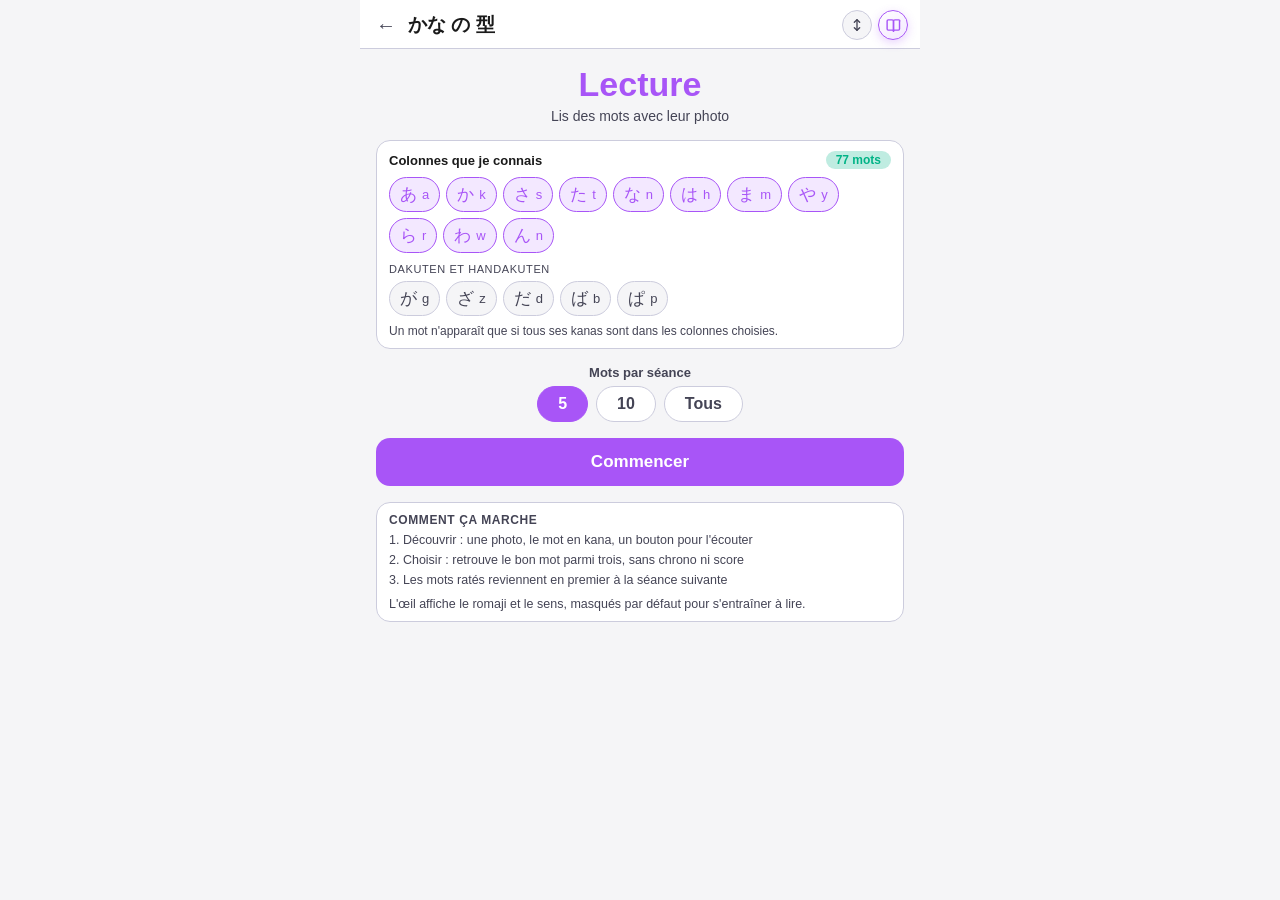
<file: lecture.html>
<!DOCTYPE html>
<html lang="fr">
<head>
  <meta charset="UTF-8" />
  <meta name="viewport" content="width=device-width, initial-scale=1.0, maximum-scale=1.0, user-scalable=no" />
  <title>Kana no Katas — Lecture</title>
  <meta name="theme-color" content="#A855F7" />
  <meta name="apple-mobile-web-app-capable" content="yes" />
  <link rel="manifest" href="manifest.json" />
  <link rel="apple-touch-icon" href="icons/icon-192.png" />
  <link rel="stylesheet" href="style.css" />
  <link rel="stylesheet" href="puzzle.css" />
  <link rel="stylesheet" href="lecture.css" />
  <script src="viewport.js"></script>
  <script src="header-tools.js"></script>
</head>
<body>
<div id="lc-app">

  <!-- ───── Écran 1 : sélection (colonnes + taille de la séance) ───── -->
  <section class="pz-screen active" id="lc-select">
    <div class="pz-top">
      <a class="pz-back" href="index.html" aria-label="Retour au menu des jeux">←</a>
      <h1>かな の 型</h1>
      <span class="grow"></span>
      <span class="hd-tools" data-tools="ch05"></span>
    </div>
    <div class="pz-sel">
      <div class="pz-title">
        <div class="big">Lecture</div>
        <p>Lis des mots avec leur photo</p>
      </div>
      <div class="pz-picker">
        <div class="pz-picker-head"><span>Colonnes que je connais</span><span class="pz-count" id="lc-count"></span></div>
        <div id="lc-chips"></div>
        <p class="pz-picker-note">Un mot n'apparaît que si tous ses kanas sont dans les colonnes choisies.</p>
      </div>
      <div>
        <div class="lc-label">Mots par séance</div>
        <div class="lc-seg" id="lc-size"></div>
      </div>
      <button class="pz-play" id="lc-start">Commencer</button>
      <div class="pz-legend">
        <h3>Comment ça marche</h3>
        <div class="row">1. Découvrir : une photo, le mot en kana, un bouton pour l'écouter</div>
        <div class="row">2. Choisir : retrouve le bon mot parmi trois, sans chrono ni score</div>
        <div class="row">3. Les mots ratés reviennent en premier à la séance suivante</div>
        <div class="row" style="padding-top:4px">L'œil affiche le romaji et le sens, masqués par défaut pour s'entraîner à lire.</div>
      </div>
    </div>
  </section>

  <!-- ───── Écran 2 : découvrir un mot ───── -->
  <section class="pz-screen" id="lc-learn">
    <div class="pz-top">
      <button class="pz-back" data-leave aria-label="Retour à la sélection">←</button>
      <h1>Découvrir</h1>
      <span class="grow"></span>
      <button class="pz-iconbtn" data-eye aria-pressed="false" aria-label="Afficher ou masquer le romaji et le sens" title="Afficher / masquer le romaji et le sens">
        <svg class="eye-on" viewBox="0 0 24 24" width="16" height="16" fill="none" stroke="currentColor" stroke-width="2" stroke-linecap="round" stroke-linejoin="round"><path d="M1 12s4-8 11-8 11 8 11 8-4 8-11 8S1 12 1 12z"/><circle cx="12" cy="12" r="3"/></svg>
        <svg class="eye-off" viewBox="0 0 24 24" width="16" height="16" fill="none" stroke="currentColor" stroke-width="2" stroke-linecap="round" stroke-linejoin="round"><path d="M17.94 17.94A10.07 10.07 0 0 1 12 20c-7 0-11-8-11-8a18.45 18.45 0 0 1 5.06-5.94M9.9 4.24A9.12 9.12 0 0 1 12 4c7 0 11 8 11 8a18.5 18.5 0 0 1-2.16 3.19m-6.72-1.07a3 3 0 1 1-4.24-4.24"/><line x1="1" y1="1" x2="23" y2="23"/></svg>
      </button>
      <span class="pz-pill" id="lc-learn-count"></span>
      <span class="hd-tools" data-tools="ch05"></span>
    </div>
    <div class="lc-body">
      <div class="lc-photo" id="lc-learn-photo"></div>
      <div class="lc-word" id="lc-word"></div>
      <div class="lc-romaji" id="lc-romaji"></div>
      <div class="lc-sens" id="lc-sens"></div>
      <button class="lc-listen" id="lc-learn-listen">
        <svg width="22" height="22" viewBox="0 0 24 24" fill="none" stroke="currentColor" stroke-width="2.2" stroke-linecap="round" stroke-linejoin="round"><polygon points="11 5 6 9 2 9 2 15 6 15 11 19 11 5"/><path d="M15.5 8.5a5 5 0 0 1 0 7M19 5a10 10 0 0 1 0 14"/></svg>Écouter
      </button>
      <div class="lc-hint">Touche un kana pour l'entendre seul.</div>
      <div class="lc-nav">
        <button class="lc-btn" id="lc-prev">Précédent</button>
        <button class="lc-btn main" id="lc-next">Suivant</button>
      </div>
      <div id="lc-voice"></div>
    </div>
  </section>

  <!-- ───── Écran 3 : choisir le bon mot ───── -->
  <section class="pz-screen" id="lc-quiz">
    <div class="pz-top">
      <button class="pz-back" data-leave aria-label="Retour à la sélection">←</button>
      <h1>Quel est ce mot ?</h1>
      <span class="grow"></span>
      <button class="pz-iconbtn" data-eye aria-pressed="false" aria-label="Afficher ou masquer le romaji et le sens" title="Afficher / masquer le romaji et le sens">
        <svg class="eye-on" viewBox="0 0 24 24" width="16" height="16" fill="none" stroke="currentColor" stroke-width="2" stroke-linecap="round" stroke-linejoin="round"><path d="M1 12s4-8 11-8 11 8 11 8-4 8-11 8S1 12 1 12z"/><circle cx="12" cy="12" r="3"/></svg>
        <svg class="eye-off" viewBox="0 0 24 24" width="16" height="16" fill="none" stroke="currentColor" stroke-width="2" stroke-linecap="round" stroke-linejoin="round"><path d="M17.94 17.94A10.07 10.07 0 0 1 12 20c-7 0-11-8-11-8a18.45 18.45 0 0 1 5.06-5.94M9.9 4.24A9.12 9.12 0 0 1 12 4c7 0 11 8 11 8a18.5 18.5 0 0 1-2.16 3.19m-6.72-1.07a3 3 0 1 1-4.24-4.24"/><line x1="1" y1="1" x2="23" y2="23"/></svg>
      </button>
      <span class="pz-pill" id="lc-quiz-count"></span>
      <span class="hd-tools" data-tools="ch05"></span>
    </div>
    <div class="lc-body">
      <div class="lc-photo" id="lc-quiz-photo"></div>
      <div class="lc-sens" id="lc-quiz-sens"></div>
      <button class="lc-listen" id="lc-quiz-listen">
        <svg width="22" height="22" viewBox="0 0 24 24" fill="none" stroke="currentColor" stroke-width="2.2" stroke-linecap="round" stroke-linejoin="round"><polygon points="11 5 6 9 2 9 2 15 6 15 11 19 11 5"/><path d="M15.5 8.5a5 5 0 0 1 0 7M19 5a10 10 0 0 1 0 14"/></svg>Écouter
      </button>
      <div class="lc-choices" id="lc-choices"></div>
      <div class="lc-feedback" id="lc-feedback"></div>
      <div class="lc-nav"><button class="lc-btn main" id="lc-quiz-next" disabled>Suivant</button></div>
    </div>
  </section>

  <!-- ───── Écran 4 : bilan ───── -->
  <section class="pz-screen" id="lc-done">
    <div class="pz-top">
      <button class="pz-back" data-leave aria-label="Retour à la sélection">←</button>
      <h1>Bilan</h1>
      <span class="hd-tools" data-tools="ch05"></span>
    </div>
    <div class="lc-body">
      <div class="lc-big">Bien joué !</div>
      <div class="lc-hint">Pas de score ni de chrono : on garde seulement les mots à revoir.</div>
      <div class="lc-sum" id="lc-sum"></div>
      <div class="lc-done-btns">
        <div class="lc-nav">
          <button class="lc-btn" id="lc-review">Revoir les mots</button>
          <button class="lc-btn main" id="lc-again">Nouvelle séance</button>
        </div>
        <button class="pz-ghost" data-leave>Menu</button>
      </div>
    </div>
  </section>

</div>

<script src="data.js"></script>
<script src="shared.js"></script>
<script src="vocab-data.js"></script>
<script src="lecture-model.js"></script>
<script src="lecture.js"></script>

<div id="sw-update-banner" style="display:none;">
  <span>✨ Nouvelle version disponible</span>
  <button onclick="applySwUpdate()">Mettre à jour</button>
</div>
<script>
  // Détection de mise à jour PWA (même mécanisme que tableau.html, trace.html et puzzle.html)
  let swRegistration = null;
  function showUpdateBanner() { document.getElementById('sw-update-banner').style.display = 'flex'; }
  function applySwUpdate() {
    if (!swRegistration || !swRegistration.waiting) return;
    swRegistration.waiting.postMessage('SKIP_WAITING');
  }
  if ('serviceWorker' in navigator) {
    window.addEventListener('load', () => {
      navigator.serviceWorker.register('sw.js')
        .then(reg => {
          swRegistration = reg;
          if (reg.waiting) showUpdateBanner();
          reg.addEventListener('updatefound', () => {
            const nw = reg.installing; if (!nw) return;
            nw.addEventListener('statechange', () => {
              if (nw.state === 'installed' && navigator.serviceWorker.controller) showUpdateBanner();
            });
          });
        })
        .catch(e => console.warn('SW KO', e));
      let refreshing = false;
      navigator.serviceWorker.addEventListener('controllerchange', () => {
        if (refreshing) return; refreshing = true; window.location.reload();
      });
      setInterval(() => { if (swRegistration) swRegistration.update(); }, 60 * 60 * 1000);
    });
  }
</script>
</body>
</html>
</file>
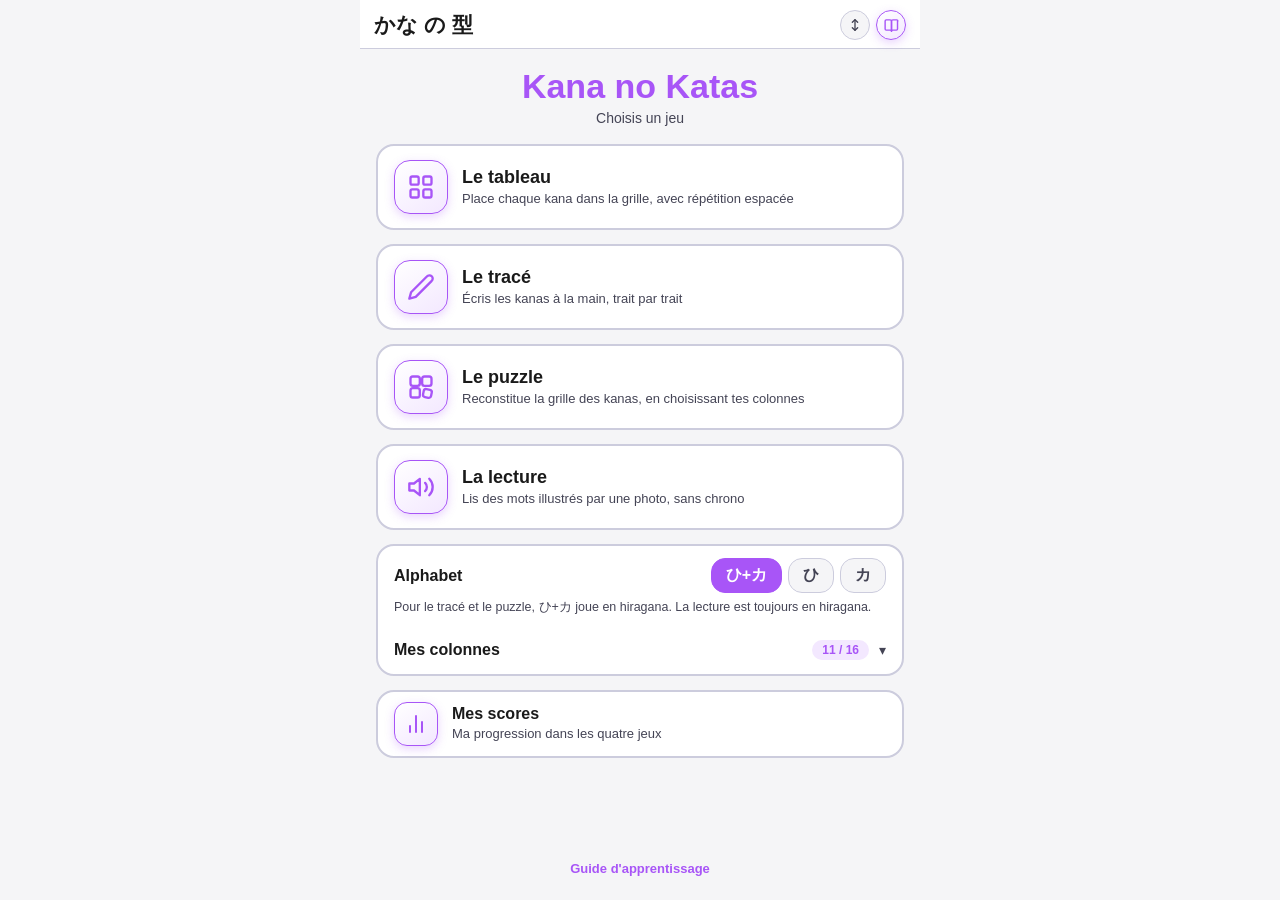
<file: menu.html>
<!DOCTYPE html>
<html lang="fr">
<head>
  <meta charset="UTF-8">
  <title>かな の 型</title>
  <meta http-equiv="refresh" content="0; url=index.html">
  <script>location.replace('index.html');</script>
</head>
<body><p><a href="index.html">Ouvrir le menu</a></p></body>
</html>
</file>
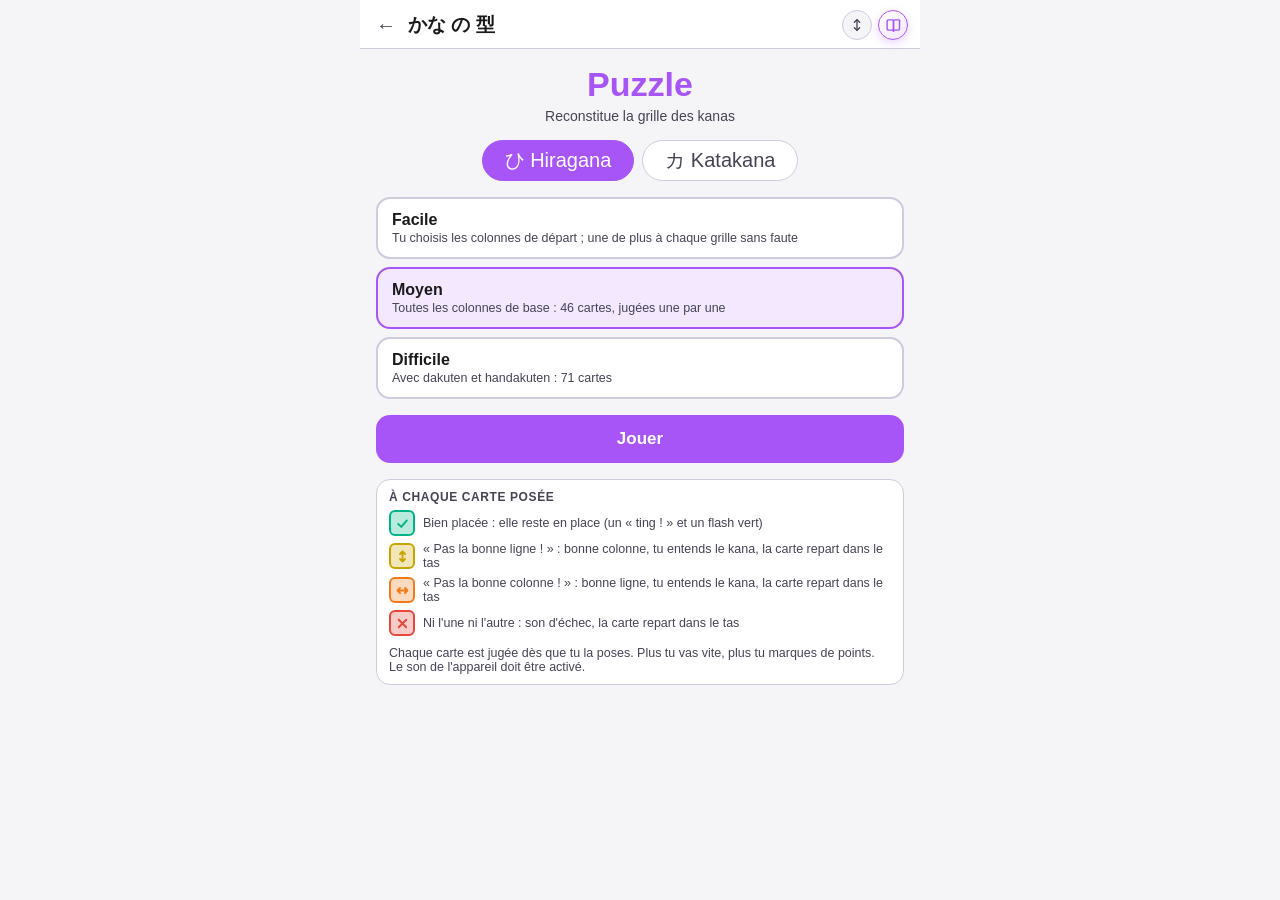
<file: puzzle.html>
<!DOCTYPE html>
<html lang="fr">
<head>
  <meta charset="UTF-8" />
  <meta name="viewport" content="width=device-width, initial-scale=1.0, maximum-scale=1.0, user-scalable=no" />
  <title>Kana no Katas — Puzzle</title>
  <meta name="theme-color" content="#A855F7" />
  <meta name="apple-mobile-web-app-capable" content="yes" />
  <link rel="manifest" href="manifest.json" />
  <link rel="apple-touch-icon" href="icons/icon-192.png" />
  <link rel="stylesheet" href="style.css" />
  <link rel="stylesheet" href="puzzle.css" />
  <script src="viewport.js"></script>
  <script src="header-tools.js"></script>
</head>
<body>
<div id="pz-app">

  <!-- ───── Écran 1 : sélection ───── -->
  <section class="pz-screen active" id="screen-select">
    <div class="pz-top">
      <a class="pz-back" href="index.html" aria-label="Retour au menu des jeux">←</a>
      <h1>かな の 型</h1>
      <span class="grow"></span>
      <span class="hd-tools" data-tools="ch04"></span>
    </div>
    <div class="pz-sel">
      <div class="pz-title">
        <div class="big">Puzzle</div>
        <p>Reconstitue la grille des kanas</p>
      </div>
      <div class="pz-seg" id="pz-script">
        <button data-s="h">ひ  Hiragana</button>
        <button data-s="k">カ  Katakana</button>
      </div>
      <div class="pz-levels" id="pz-levels"></div>
      <div class="pz-picker" id="pz-picker" style="display:none">
        <div class="pz-picker-head"><span>Colonnes de départ</span><span class="pz-count" id="pz-count"></span></div>
        <div id="pz-chips"></div>
        <p class="pz-picker-note">Une colonne s'ajoute à chaque grille sans faute.</p>
      </div>
      <button class="pz-play" id="pz-start">Jouer</button>
      <div class="pz-legend">
        <h3 id="pz-leg-h">Après chaque grille complète</h3>
        <div class="row"><span class="pz-sw green"><svg viewBox="0 0 24 24" fill="none" stroke="currentColor" stroke-width="3" stroke-linecap="round" stroke-linejoin="round" aria-hidden="true"><polyline points="5 12.5 10 17.5 19 7"/></svg></span> <span data-k="green">Bien placée : elle reste en place</span></div>
        <div class="row"><span class="pz-sw yellow"><svg viewBox="0 0 24 24" fill="none" stroke="currentColor" stroke-width="3" stroke-linecap="round" stroke-linejoin="round" aria-hidden="true"><path d="M12 4v16M8 8l4-4 4 4M8 16l4 4 4-4"/></svg></span> <span data-k="yellow">Bonne colonne, mauvaise ligne : monte ou descends</span></div>
        <div class="row"><span class="pz-sw orange"><svg viewBox="0 0 24 24" fill="none" stroke="currentColor" stroke-width="3" stroke-linecap="round" stroke-linejoin="round" aria-hidden="true"><path d="M4 12h16M8 8l-4 4 4 4M16 8l4 4-4 4"/></svg></span> <span data-k="orange">Bonne ligne, mauvaise colonne : va à gauche ou à droite</span></div>
        <div class="row"><span class="pz-sw red"><svg viewBox="0 0 24 24" fill="none" stroke="currentColor" stroke-width="3" stroke-linecap="round" stroke-linejoin="round" aria-hidden="true"><path d="M6 6l12 12M18 6L6 18"/></svg></span> <span data-k="red">Ni la bonne colonne, ni la bonne ligne</span></div>
        <div class="row" style="padding-top:4px"><span data-k="foot">Les cartes mal placées clignotent 10 s puis retournent dans le tas. Plus tu vas vite, plus tu marques de points.</span></div>
      </div>
    </div>
  </section>

  <!-- ───── Écran 2 : jeu ───── -->
  <section class="pz-screen" id="screen-game">
    <div class="pz-top">
      <button class="pz-back" id="pz-leave" aria-label="Retour à la sélection">←</button>
      <h1 id="pz-gtitle">Puzzle</h1>
      <span class="grow"></span>
      <button class="pz-iconbtn" id="pz-eye" aria-pressed="false" aria-label="Masquer les noms de colonnes et de lignes" title="Afficher / masquer les noms de colonnes et de lignes">
        <svg class="eye-on" viewBox="0 0 24 24" width="16" height="16" fill="none" stroke="currentColor" stroke-width="2" stroke-linecap="round" stroke-linejoin="round"><path d="M1 12s4-8 11-8 11 8 11 8-4 8-11 8S1 12 1 12z"/><circle cx="12" cy="12" r="3"/></svg>
        <svg class="eye-off" viewBox="0 0 24 24" width="16" height="16" fill="none" stroke="currentColor" stroke-width="2" stroke-linecap="round" stroke-linejoin="round"><path d="M17.94 17.94A10.07 10.07 0 0 1 12 20c-7 0-11-8-11-8a18.45 18.45 0 0 1 5.06-5.94M9.9 4.24A9.12 9.12 0 0 1 12 4c7 0 11 8 11 8a18.5 18.5 0 0 1-2.16 3.19m-6.72-1.07a3 3 0 1 1-4.24-4.24"/><line x1="1" y1="1" x2="23" y2="23"/></svg>
      </button>
      <button class="pz-iconbtn active" id="pz-voice" aria-pressed="true" aria-label="Prononciation du kana en cas d'erreur" title="Prononciation du kana en cas d'erreur : activée">
        <svg class="snd-on" viewBox="0 0 24 24" width="16" height="16" fill="none" stroke="currentColor" stroke-width="2" stroke-linecap="round" stroke-linejoin="round"><polygon points="11 5 6 9 2 9 2 15 6 15 11 19 11 5"/><path d="M15.54 8.46a5 5 0 0 1 0 7.07"/><path d="M19.07 4.93a10 10 0 0 1 0 14.14"/></svg>
        <svg class="snd-off" viewBox="0 0 24 24" width="16" height="16" fill="none" stroke="currentColor" stroke-width="2" stroke-linecap="round" stroke-linejoin="round"><polygon points="11 5 6 9 2 9 2 15 6 15 11 19 11 5"/><line x1="23" y1="9" x2="17" y2="15"/><line x1="17" y1="9" x2="23" y2="15"/></svg>
      </button>
      <span class="pz-pill" id="pz-score">0 pts</span>
      <span class="hd-tools" data-tools="ch04"></span>
    </div>
    <div id="pz-play">
      <div id="pz-gridzone"><div id="pz-grid"></div></div>
      <div id="pz-pilezone"><div id="pz-status"></div></div>
      <div id="pz-layer"></div>
      <div id="pz-toast" role="status" aria-live="polite"></div>
      <button class="pz-ghost" id="pz-skip" style="display:none">Passer le clignotement ›</button>
      <div id="pz-win">
        <div class="t">Puzzle complet !</div>
        <div class="score" id="pz-win-score"></div>
        <div class="rec" id="pz-win-rec"></div>
        <div class="det" id="pz-win-det"></div>
        <div class="next" id="pz-next" style="display:none">
          <div class="nt">Sans faute ! Quelle colonne ajouter ?</div>
          <div id="pz-next-chips"></div>
        </div>
        <div class="btns">
          <button class="pz-ghost" id="pz-menu">Menu</button>
          <button class="pz-play" id="pz-again" style="padding:8px 22px;font-size:15px">Rejouer</button>
        </div>
      </div>
    </div>
  </section>

</div>

<script src="data.js"></script>
<script src="shared.js"></script>
<script src="puzzle-model.js"></script>
<script src="puzzle.js"></script>

<div id="sw-update-banner" style="display:none;">
  <span>✨ Nouvelle version disponible</span>
  <button onclick="applySwUpdate()">Mettre à jour</button>
</div>
<script>
  // Détection de mise à jour PWA (même mécanisme que tableau.html et trace.html)
  let swRegistration = null;
  function showUpdateBanner() { document.getElementById('sw-update-banner').style.display = 'flex'; }
  function applySwUpdate() {
    if (!swRegistration || !swRegistration.waiting) return;
    swRegistration.waiting.postMessage('SKIP_WAITING');
  }
  if ('serviceWorker' in navigator) {
    window.addEventListener('load', () => {
      navigator.serviceWorker.register('sw.js')
        .then(reg => {
          swRegistration = reg;
          if (reg.waiting) showUpdateBanner();
          reg.addEventListener('updatefound', () => {
            const nw = reg.installing; if (!nw) return;
            nw.addEventListener('statechange', () => {
              if (nw.state === 'installed' && navigator.serviceWorker.controller) showUpdateBanner();
            });
          });
        })
        .catch(e => console.warn('SW KO', e));
      let refreshing = false;
      navigator.serviceWorker.addEventListener('controllerchange', () => {
        if (refreshing) return; refreshing = true; window.location.reload();
      });
      setInterval(() => { if (swRegistration) swRegistration.update(); }, 60 * 60 * 1000);
    });
  }
</script>
</body>
</html>
</file>
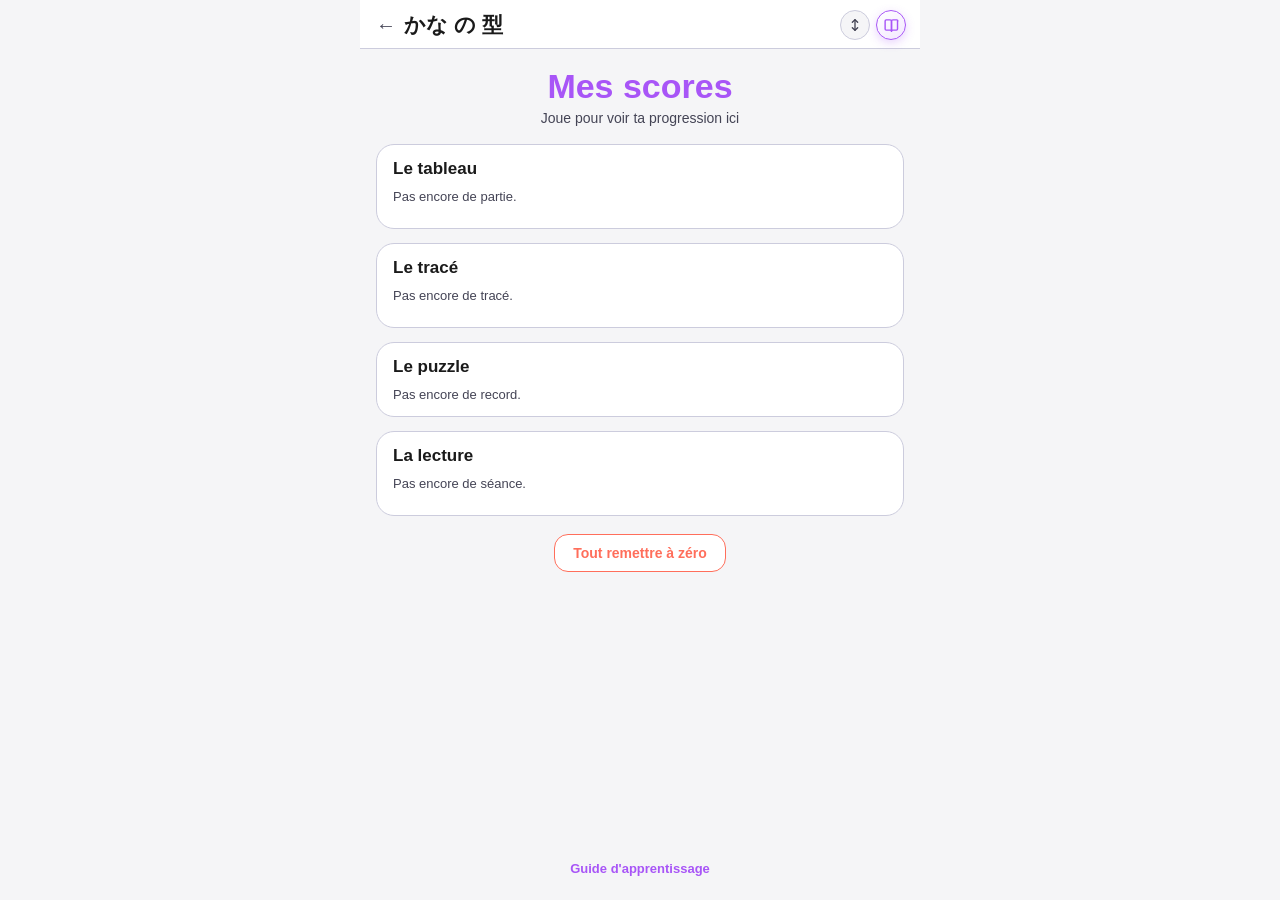
<file: scores.html>
<!DOCTYPE html>
<html lang="fr">
<head>
  <meta charset="UTF-8" />
  <meta name="viewport" content="width=device-width, initial-scale=1.0, maximum-scale=1.0, user-scalable=no" />
  <title>Kana no Katas — Mes scores</title>
  <meta name="theme-color" content="#A855F7" />
  <meta name="apple-mobile-web-app-capable" content="yes" />
  <link rel="manifest" href="manifest.json" />
  <link rel="apple-touch-icon" href="icons/icon-192.png" />
  <link rel="stylesheet" href="style.css" />
  <link rel="stylesheet" href="menu.css" />
  <link rel="stylesheet" href="scores.css" />
  <script src="viewport.js"></script>
  <script src="header-tools.js"></script>
</head>
<body>
<div id="menu-app">

  <div class="menu-top">
    <div class="sc-left">
      <a class="hd-back" href="index.html" aria-label="Retour au menu des jeux" title="Menu des jeux">←</a>
      <h1>かな の 型</h1>
    </div>
    <span class="hd-tools" data-tools="ch06"></span>
  </div>

  <div class="menu-body" id="sc-body">
    <div class="menu-title">
      <div class="big">Mes scores</div>
      <p id="sc-since"></p>
    </div>

    <section class="sc-card" id="sc-tableau">
      <h2>Le tableau</h2>
      <div class="sc-stats" id="sc-tableau-stats"></div>
      <div id="sc-tableau-work"></div>
    </section>

    <section class="sc-card" id="sc-trace">
      <h2>Le tracé</h2>
      <div class="sc-stats" id="sc-trace-stats"></div>
      <div id="sc-trace-work"></div>
    </section>

    <section class="sc-card" id="sc-puzzle">
      <h2>Le puzzle</h2>
      <div id="sc-puzzle-list"></div>
    </section>

    <section class="sc-card" id="sc-lecture">
      <h2>La lecture</h2>
      <div class="sc-stats" id="sc-lecture-stats"></div>
      <div id="sc-lecture-review"></div>
    </section>

    <div class="sc-reset">
      <button id="sc-reset" class="sc-danger">Tout remettre à zéro</button>
      <div id="sc-confirm" hidden>
        <p>Effacer tous les scores, les records et les mots à revoir de cet appareil ? Les colonnes choisies sont conservées.</p>
        <div class="sc-confirm-btns">
          <button id="sc-cancel">Annuler</button>
          <button id="sc-yes" class="sc-danger">Oui, effacer</button>
        </div>
      </div>
    </div>

    <div class="menu-guide"><a href="guide/index.html">Guide d'apprentissage</a></div>
  </div>

</div>

<script src="data.js"></script>
<script src="shared.js"></script>
<script src="scores.js"></script>

<div id="sw-update-banner" style="display:none;">
  <span>✨ Nouvelle version disponible</span>
  <button onclick="applySwUpdate()">Mettre à jour</button>
</div>
<script>
  // Détection de mise à jour PWA (même mécanisme que les autres pages)
  let swRegistration = null;
  function showUpdateBanner() { document.getElementById('sw-update-banner').style.display = 'flex'; }
  function applySwUpdate() {
    if (!swRegistration || !swRegistration.waiting) return;
    swRegistration.waiting.postMessage('SKIP_WAITING');
  }
  if ('serviceWorker' in navigator) {
    window.addEventListener('load', () => {
      navigator.serviceWorker.register('sw.js')
        .then(reg => {
          swRegistration = reg;
          if (reg.waiting) showUpdateBanner();
          reg.addEventListener('updatefound', () => {
            const nw = reg.installing; if (!nw) return;
            nw.addEventListener('statechange', () => {
              if (nw.state === 'installed' && navigator.serviceWorker.controller) showUpdateBanner();
            });
          });
        })
        .catch(e => console.warn('SW KO', e));
      let refreshing = false;
      navigator.serviceWorker.addEventListener('controllerchange', () => {
        if (refreshing) return; refreshing = true; window.location.reload();
      });
      setInterval(() => { if (swRegistration) swRegistration.update(); }, 60 * 60 * 1000);
    });
  }
</script>
</body>
</html>
</file>
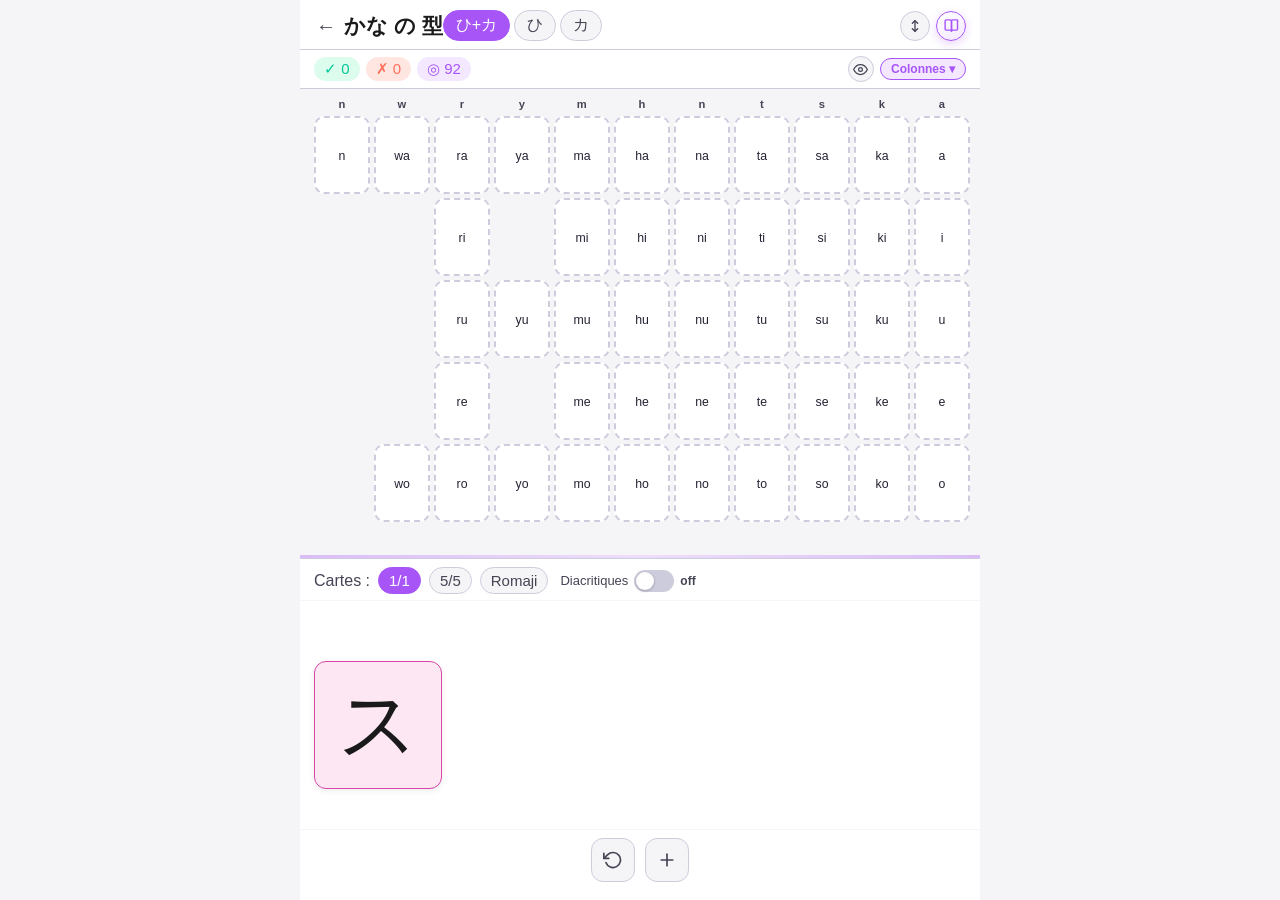
<file: tableau.html>
<!DOCTYPE html>
<html lang="fr" dir="ltr">
<head>
  <meta charset="UTF-8" />
  <meta name="viewport" content="width=device-width, initial-scale=1.0, maximum-scale=1.0, user-scalable=no" />
  <title>Kana no Katas — Apprendre les kanas japonais</title>
  <meta name="description" content="Jeu d'apprentissage des kanas japonais par glisser-déposer avec répétition espacée." />
  <meta name="theme-color" content="#A855F7" />
  <meta name="apple-mobile-web-app-capable" content="yes" />
  <meta name="apple-mobile-web-app-status-bar-style" content="default" />
  <meta name="apple-mobile-web-app-title" content="Kana no Katas" />
  <link rel="manifest" href="manifest.json" />
  <link rel="apple-touch-icon" href="icons/icon-192.png" />
  <link rel="stylesheet" href="style.css" />
  <script src="viewport.js"></script>
  <script src="header-tools.js"></script>
</head>
<body>
<div id="app">
  <div id="header">
    <div class="hd-left">
      <a class="hd-back" href="index.html" aria-label="Retour au menu des jeux" title="Menu des jeux">←</a>
      <h1>かな の 型</h1>
    </div>
    <div id="mode-toggle">
      <button class="mode-btn active" onclick="setMode('both',this)">ひ+カ</button>
      <button class="mode-btn" onclick="setMode('hiragana',this)">ひ</button>
      <button class="mode-btn" onclick="setMode('katakana',this)">カ</button>
    </div>
    <span class="hd-tools" data-tools="ch02"></span>
  </div>

  <div id="score-bar">
    <span class="sp sp-ok"   id="s-ok">✓ 0</span>
    <span class="sp sp-err"  id="s-err">✗ 0</span>
    <span class="sp sp-left" id="s-left">◎ 0</span>
    <span class="sp sp-retry" id="s-retry" style="display:none">↺ 0</span>
    <button class="eye-btn" id="eye-btn" onclick="toggleGridRomaji()" aria-pressed="false" aria-label="Masquer les sons dans la grille" title="Afficher / masquer les sons (romaji) dans la grille">
      <svg class="eye-on" viewBox="0 0 24 24" width="17" height="17" fill="none" stroke="currentColor" stroke-width="2" stroke-linecap="round" stroke-linejoin="round"><path d="M1 12s4-8 11-8 11 8 11 8-4 8-11 8S1 12 1 12z"/><circle cx="12" cy="12" r="3"/></svg>
      <svg class="eye-off" viewBox="0 0 24 24" width="17" height="17" fill="none" stroke="currentColor" stroke-width="2" stroke-linecap="round" stroke-linejoin="round"><path d="M17.94 17.94A10.07 10.07 0 0 1 12 20c-7 0-11-8-11-8a18.45 18.45 0 0 1 5.06-5.94M9.9 4.24A9.12 9.12 0 0 1 12 4c7 0 11 8 11 8a18.5 18.5 0 0 1-2.16 3.19m-6.72-1.07a3 3 0 1 1-4.24-4.24"/><line x1="1" y1="1" x2="23" y2="23"/></svg>
    </button>
    <button id="col-selector-btn" onclick="toggleColSelector()"><span id="col-selector-label">Colonnes ▾</span></button>
  </div>


  <!-- Panneau de sélection (masqué par défaut) -->
  <div id="col-selector-panel" style="display:none;">
    <div id="col-selector-header">
      <span>Choisir les colonnes</span>
      <div style="display:flex;gap:6px;">
        <button onclick="selectAllCols()">Toutes</button>
        <button onclick="selectNoneCols()">Aucune</button>
        <button class="btn-apply" onclick="applyColSelection()">Appliquer ✓</button>
      </div>
    </div>
    <div id="col-checkboxes"></div>
  </div>

  <div id="grid-zone">
    <div id="grid-scroll">
      <div id="grid"></div>
    </div>
  </div>

  <div id="divider"></div>

  <div id="card-zone">
    <div id="deck-controls">
      <label>Cartes :</label>
      <button class="dc-btn active" onclick="setDeckSize(1,this)">1/1</button>
      <button class="dc-btn" onclick="setDeckSize(5,this)">5/5</button>
      <button class="dc-btn" id="btnhint" onclick="toggleHints()">Romaji</button>
      <span id="diac-switch-group">
        <span id="diac-switch-label">Diacritiques</span>
        <button id="diac-switch" onclick="toggleDiacritics(this)" aria-pressed="false">
          <span class="rt-knob"></span>
        </button>
        <span id="diac-switch-state">off</span>
      </span>
    </div>
    <div id="msg"></div>
    <div id="deck-scroll"></div>
    <div id="actions">
      <button onclick="resetGame()" aria-label="Recommencer" title="Recommencer">
        <svg viewBox="0 0 24 24" width="20" height="20" fill="none" stroke="currentColor" stroke-width="2" stroke-linecap="round" stroke-linejoin="round"><polyline points="1 4 1 10 7 10"/><path d="M3.51 15a9 9 0 1 0 2.13-9.36L1 10"/></svg>
      </button>
      <button onclick="drawMore()" aria-label="Ajouter des cartes" title="Ajouter des cartes">
        <svg viewBox="0 0 24 24" width="20" height="20" fill="none" stroke="currentColor" stroke-width="2" stroke-linecap="round" stroke-linejoin="round"><line x1="12" y1="5" x2="12" y2="19"/><line x1="5" y1="12" x2="19" y2="12"/></svg>
      </button>
    </div>
  </div>

  <!-- Feedback erreur -->
  <div id="feedback">
    <div class="fb-char"   id="fb-char"></div>
    <div class="fb-romaji" id="fb-romaji"></div>
    <div class="fb-col"    id="fb-col"></div>
    <div class="fb-msg">↺ Reproposé dans ~15 cartes</div>
  </div>

  <!-- Bilan -->
  <div id="bilan">
    <h2>Bien joué !</h2>
    <div class="bilan-stats">
      <div class="bstat ok"><div class="val" id="b-ok">0</div><div class="lbl">Réussis</div></div>
      <div class="bstat err"><div class="val" id="b-err">0</div><div class="lbl">Erreurs</div></div>
      <div class="bstat pct"><div class="val" id="b-pct">—</div><div class="lbl">Réussite</div></div>
    </div>
    <div class="bilan-section" id="b-errors-section">
      <h3>À retravailler</h3>
      <div class="bilan-grid" id="b-errors"></div>
    </div>
    <div class="bilan-section">
      <h3>Maîtrisés</h3>
      <div class="bilan-grid" id="b-ok-grid"></div>
    </div>
    <button onclick="resetGame()">↺ Recommencer</button>
    <button onclick="window.location.href='scores.html'" class="bilan-trace-btn">Mes scores</button>
    <button onclick="window.location.href='index.html'">Menu des jeux</button>
  </div>

<script src="data.js"></script>
<script src="shared.js"></script>
<script src="game.js"></script>
<div id="sw-update-banner" style="display:none;">
  <span>✨ Nouvelle version disponible</span>
  <button onclick="applySwUpdate()">Mettre à jour</button>
</div>
<script>
  let swRegistration = null;

  function showUpdateBanner() {
    document.getElementById('sw-update-banner').style.display = 'flex';
  }

  function applySwUpdate() {
    if (!swRegistration || !swRegistration.waiting) return;
    swRegistration.waiting.postMessage('SKIP_WAITING');
  }

  if ('serviceWorker' in navigator) {
    window.addEventListener('load', () => {
      navigator.serviceWorker.register('sw.js')
        .then(reg => {
          swRegistration = reg;
          console.log('SW OK', reg.scope);

          // Cas 1 : un SW est déjà en attente au moment où la page se charge
          // (l'utilisateur avait laissé un onglet ouvert pendant le déploiement).
          if (reg.waiting) showUpdateBanner();

          // Cas 2 : un nouveau SW vient d'être détecté pendant cette session.
          reg.addEventListener('updatefound', () => {
            const newWorker = reg.installing;
            if (!newWorker) return;
            newWorker.addEventListener('statechange', () => {
              if (newWorker.state === 'installed' && navigator.serviceWorker.controller) {
                showUpdateBanner();
              }
            });
          });
        })
        .catch(e => console.warn('SW KO', e));

      // Une fois le nouveau SW activé (après le clic sur "Mettre à jour"),
      // on recharge la page pour charger les nouveaux fichiers.
      let refreshing = false;
      navigator.serviceWorker.addEventListener('controllerchange', () => {
        if (refreshing) return;
        refreshing = true;
        window.location.reload();
      });

      // Sécurité supplémentaire : revérifie une nouvelle version toutes les heures
      // tant que l'app reste ouverte, au cas où un cache intermédiaire (CDN, proxy)
      // retarderait la détection automatique du navigateur.
      setInterval(() => { if (swRegistration) swRegistration.update(); }, 60 * 60 * 1000);
    });
  }
</script>
</body>
</html>
</file>
<file: style.css>
/* ── Reset ── */
*, *::before, *::after { box-sizing: border-box; margin: 0; padding: 0; }

:root {
  --bg:     #ffffff;
  --bg2:    #f5f5f7;
  --bg3:    #ebebee;
  --ink:    #3a3a40;
  --text:   #1a1a1a;
  --text2:  #444455;
  --text3:  #222233;
  --border: #ccccdd;
  --purple: #A855F7;
  --purple-light: #F3E8FF;
  --kata-accent: #D946A8;
  --kata-accent-light: #FCE7F3;
  --green:  #00C896;
  --green-light: #DCFCEE;
  --red:    #FF6E5B;
  --red-light: #FFE6E1;
  --amber:  #FFB300;
  --amber-light: #FFF3D6;
  --amber-mid: #FFB300;
  --kana-color: #1a1a1a;
  --romaji-color: #222233;
}

@media (prefers-color-scheme: dark) {
  :root {
    --bg: #1c1c1e; --bg2: #2c2c2e; --bg3: #3a3a3c;
    --ink: #d4d4d8;
    --text: #f2f2f7; --text2: #ebebf5cc; --text3: #333344;
    --border: #48484a;
    --kana-color: #f2f2f7;
    --romaji-color: #ebebf5;
    --purple: #C77DFF; --purple-light: #3a2860;
    --kata-accent: #F0A8D8; --kata-accent-light: #3a1e30;
    --green: #2DFFAA; --green-light: #103a2a;
    --red: #FF8A77; --red-light: #3a1d16;
    --amber: #FFC94D; --amber-light: #3a2c0a;
    --amber-mid: #FFC94D;
  }
}

html, body { height: 100%; overflow: hidden; }

body {
  font-family: -apple-system, BlinkMacSystemFont, 'Segoe UI', sans-serif;
  background: var(--bg2);
  color: var(--text);
  -webkit-tap-highlight-color: transparent;
  font-size: 14px;
}

/* ── Layout principal ── */
#app {
  display: flex; flex-direction: column;
  height: var(--app-h, 100dvh); /* --app-h : voir viewport.js */
  max-width: 680px; margin: 0 auto;
  padding-top: env(safe-area-inset-top, 0px);
  position: relative;
}

/* ── Header ── */
#header {
  display: flex; align-items: center; justify-content: space-between;
  padding: 10px 14px 8px;
  background: var(--bg);
  border-bottom: 1px solid var(--border);
  flex-shrink: 0;
}
#header h1 { font-size: 21px; font-weight: 600; white-space: nowrap; }
.hd-left { display: flex; align-items: center; gap: 6px; flex-shrink: 0; }
@media (max-width: 360px) { #header { padding-left: 8px; padding-right: 8px; } #header h1 { font-size: 18px; } }
@media (max-width: 340px) { #header h1 { font-size: 16px; } #header .hd-left { gap: 4px; } #header .hd-tools { gap: 4px; margin-left: 6px; } #header .mode-btn { padding-left: 7px; padding-right: 7px; } }
.hd-back { font-size: 20px; line-height: 1; color: var(--text2); text-decoration: none; padding: 0 2px; }

#mode-toggle { display: flex; gap: 4px; }
.mode-btn {
  font-size: 16px; padding: 4px 12px; border-radius: 20px;
  border: 1px solid var(--border); background: var(--bg2); color: var(--text2);
  cursor: pointer; transition: all 0.15s;
}
.mode-btn.active { background: var(--purple); color: white; border-color: var(--purple); }

/* ── Score bar ── */
#score-bar {
  display: flex; gap: clamp(3px, 1.5vw, 6px); padding: 6px clamp(8px, 3vw, 14px);
  background: var(--bg); border-bottom: 1px solid var(--border);
  flex-shrink: 0; align-items: center;
  flex-wrap: nowrap;
}
.sp {
  font-size: clamp(11px, 3.2vw, 15px);
  padding: 3px clamp(6px, 2vw, 10px);
  border-radius: 20px; font-weight: 500;
  white-space: nowrap; flex-shrink: 0;
}
.sp-ok    { background: var(--green-light);  color: var(--green); }
.sp-err   { background: var(--red-light);    color: var(--red); }
.sp-left  { background: var(--purple-light); color: var(--purple); }
.sp-retry { background: var(--amber-light);  color: var(--amber); }

/* ── Zone grille 66% ── */
#grid-zone {
  flex: 1 1 0; overflow: hidden; min-height: 0;
  background: var(--bg2); position: relative;
  margin-top: env(safe-area-inset-top, 0px);
}
#grid-scroll {
  width: 100%; height: 100%;
  overflow-x: auto; overflow-y: hidden;
  -webkit-overflow-scrolling: touch;
  touch-action: pan-x;
  padding: 6px 10px;
  direction: rtl;
  align-content: flex-start;
}
#grid {
  display: inline-flex; flex-direction: row; gap: 4px;
  height: 100%; direction: rtl; align-items: stretch;
}

.kana-col {
  display: flex; flex-direction: column; gap: 4px;
  justify-content: flex-start;
  overflow: hidden;
}

.col-hdr {
  font-size: calc(var(--cell-size, 56px) * 0.20); color: var(--text2); text-align: center; font-weight: 700; letter-spacing: 0.03em;
  padding: 2px 0; font-weight: 600; width: var(--cell-size, 56px); flex-shrink: 0;
}

.cell {
  width: var(--cell-size, 56px); height: var(--cell-h, var(--cell-size, 56px));
  flex-shrink: 0; border-radius: var(--cell-r, 10px);
  border: var(--cell-bw, 2px) dashed var(--border);
  display: flex; align-items: center; justify-content: center; flex-direction: column;
  font-size: calc(var(--cell-size, 56px) * 0.55); background: var(--bg); cursor: pointer;
  color: var(--kana-color);
  transition: all 0.15s; position: relative; flex-shrink: 0;
}
.cell.empty-slot { background: transparent; border: none; }
.cell.drag-over  { border-color: var(--purple); background: var(--purple-light); z-index: 20; }

/* Zoom de toute la grille pendant le glisser (voir startGridZoom dans game.js) */
#grid.zooming { transform: scale(var(--zoom, 2)); transition: transform 0.12s ease-out; will-change: transform; }
#grid.zooming .cell { transition: none; }
.cell.correct    { border: var(--cell-bw, 2px) solid var(--green); background: var(--green-light); cursor: default; }
.cell.wrong      { border: var(--cell-bw, 2px) solid var(--red); background: var(--red-light); animation: shake 0.3s; }
.cell.highlight  { border: var(--cell-bw, 2px) solid var(--amber-mid); background: var(--amber-light); animation: pulse 0.5s 4; }

.cell .chars { display: flex; gap: 1px; font-size: calc(var(--cell-size, 56px) * 0.45); flex-wrap: wrap; justify-content: center; }
.cell .chars .ch-hira { color: var(--purple); order: 1; }
.cell .chars .ch-kata { color: var(--kata-accent); order: 2; }
.cell .rhint { font-size: calc(var(--cell-size, 56px) * 0.22); color: var(--romaji-color); font-weight: 600; line-height: 1; margin-top: 2px; font-weight: 500; }
.cell.correct .rhint { color: var(--green); }

.sep-col { width: 10px; flex-shrink: 0; }

@keyframes shake {
  0%,100% { transform: translateX(0); }
  25%      { transform: translateX(-4px); }
  75%      { transform: translateX(4px); }
}
@keyframes pulse {
  0%,100% { border-color: var(--amber-mid); }
  50%      { border-color: var(--amber); background: var(--amber-light); }
}

/* ── Séparateur ── */
#divider {
  flex-shrink: 0; height: 3px;
  background: linear-gradient(90deg, var(--purple), #E0B3FF, var(--purple));
  opacity: 0.35;
}

/* ── Zone cartes 34% ── */
#card-zone {
  flex: 0 0 38%; display: flex; flex-direction: column;
  background: var(--bg); border-top: 1px solid var(--border);
  overflow: hidden;
  padding-bottom: max(env(safe-area-inset-bottom, 0px), 8px);
}

#deck-controls {
  display: flex; align-items: center; gap: 8px; flex-wrap: wrap;
  padding: 8px 14px 6px; border-bottom: 1px solid var(--bg2);
  flex-shrink: 0;
}
#deck-controls label { font-size: 16px; color: var(--text2); }
.dc-btn {
  font-size: 15px; padding: 4px 10px; border-radius: 20px;
  border: 1px solid var(--border); background: var(--bg2); color: var(--text2);
  cursor: pointer; transition: all 0.15s;
}
.dc-btn.active { background: var(--purple); color: white; border-color: var(--purple); }

#diac-switch-group { display: flex; align-items: center; gap: 6px; margin-left: 4px; }
#diac-switch-label { font-size: 13px; color: var(--text2); font-weight: 500; }
#diac-switch {
  width: 40px; height: 22px; border-radius: 13px; border: none;
  background: var(--border); cursor: pointer; position: relative;
  transition: background 0.2s; flex-shrink: 0; padding: 0;
}
#diac-switch.active { background: var(--purple); }
#diac-switch .rt-knob {
  position: absolute; top: 2px; left: 2px; width: 18px; height: 18px;
  border-radius: 50%; background: white; transition: left 0.2s;
  box-shadow: 0 1px 3px rgba(0,0,0,0.25);
}
#diac-switch.active .rt-knob { left: 20px; }
#diac-switch-state { font-size: 12px; color: var(--text2); font-weight: 600; min-width: 20px; }

#msg { font-size: 16px; text-align: center; padding: 2px 0; min-height: 20px; flex-shrink: 0; }

#deck-scroll {
  flex: 1; overflow-x: auto; overflow-y: hidden;
  -webkit-overflow-scrolling: touch;
  touch-action: pan-x;
  padding: 8px 14px;
  display: flex; align-items: center; gap: 8px;
}

/* ── Cartes ── */
.card {
  width: var(--card-size, 78px); height: var(--card-size, 78px); flex-shrink: 0;
  border-radius: 12px;
  display: flex; flex-direction: column; align-items: center; justify-content: center;
  font-size: calc(var(--card-size, 78px) * 0.62); cursor: grab;
  border: 1px solid var(--border); background: var(--bg);
  box-shadow: 0 2px 6px rgba(0,0,0,0.07);
  transition: transform 0.12s;
  user-select: none; touch-action: none; position: relative;
}
.card:active            { transform: scale(1.1); }
.card.card-hira          { border-color: var(--purple); background: var(--purple-light); }
.card.card-kata          { border-color: var(--kata-accent); background: var(--kata-accent-light); }
.card.retry-card        { border-color: var(--amber-mid); background: var(--amber-light); }
.card.flipped           { font-size: calc(var(--card-size, 78px) * 0.27); font-weight: 600; color: var(--purple); background: var(--purple-light); border-color: var(--purple); }
.card.selected          { border: 2px solid var(--purple); background: var(--purple-light); box-shadow: 0 0 0 3px #E8C5FF; }
.card.dragging          { opacity: 0.3; }
.card .card-romaji      { font-size: calc(var(--card-size, 78px) * 0.17); color: var(--text3); margin-top: 2px; }

.err-badge {
  display: none; position: absolute; top: -5px; right: -5px;
  background: var(--red); color: white;
  font-size: 16px; font-weight: 600;
  border-radius: 10px; padding: 1px 5px; line-height: 1.5;
}
.retry-card .err-badge { display: flex; }

/* ── Actions ── */
#actions {
  display: flex; gap: 10px; padding: 8px 14px 10px;
  flex-shrink: 0; border-top: 1px solid var(--bg2);
  justify-content: center;
}
#actions button {
  flex: 0 0 auto;
  width: 44px; height: 44px;
  display: flex; align-items: center; justify-content: center;
  border-radius: 12px; border: 1px solid var(--border);
  background: var(--bg2); color: var(--text2); cursor: pointer;
  transition: background 0.15s, color 0.15s;
}
#actions button:hover { background: var(--purple-light); color: var(--purple); }
#actions button svg { flex-shrink: 0; }

/* ── Feedback overlay ── */
#feedback {
  display: none; position: fixed;
  top: 50%; left: 50%; transform: translate(-50%, -50%);
  background: var(--bg); border: 4px solid var(--amber-mid);
  border-radius: 18px; padding: 20px 28px;
  text-align: center; z-index: 500; min-width: 200px;
  box-shadow: 0 12px 40px rgba(0,0,0,0.18);
}
.fb-char   { font-size: 70px; line-height: 1.1; }
.fb-romaji { font-size: 27px; font-weight: 700; color: var(--purple); margin: 6px 0 3px; }
.fb-col    { font-size: 16px; color: var(--text2); }
.fb-msg    { font-size: 15px; color: var(--amber); margin-top: 8px; }

/* ── Bilan ── */
#bilan {
  display: none; position: fixed; inset: 0;
  background: var(--bg); padding: 20px 16px;
  z-index: 400; overflow-y: auto;
}
#bilan h2 { font-size: 22px; font-weight: 600; margin-bottom: 14px; }
.bilan-stats { display: flex; gap: 10px; margin-bottom: 16px; }
.bstat { flex: 1; background: var(--bg2); border-radius: 10px; padding: 10px; text-align: center; }
.bstat .val { font-size: 35px; font-weight: 600; }
.bstat .lbl { font-size: 15px; color: var(--text2); margin-top: 2px; }
.bstat.ok  .val { color: var(--green); }
.bstat.err .val { color: var(--red); }
.bstat.pct .val { color: var(--purple); }
.bilan-section { margin-bottom: 16px; }
.bilan-section h3 { font-size: 16px; font-weight: 500; color: var(--text2); margin-bottom: 8px; }
.bilan-grid { display: flex; flex-wrap: wrap; gap: 6px; }
.bilan-card {
  width: 65px; height: 72px; border-radius: 9px;
  display: flex; flex-direction: column; align-items: center; justify-content: center;
  font-size: 25px; border: 1px solid var(--border);
}
.bilan-card.bc-ok  { background: var(--green-light); border-color: var(--green); }
.bilan-card.bc-err { background: var(--red-light);   border-color: var(--red); }
.bilan-card span   { font-size: 13px; color: var(--text2); }
.bilan-card .err-cnt { font-size: 13px; color: var(--red); }
#bilan button {
  width: 100%; padding: 12px; border-radius: 9px;
  border: 1px solid var(--border); background: var(--bg2);
  color: var(--text2); cursor: pointer; font-size: 16px; margin-top: 6px;
}
.bilan-trace-btn {
  background: var(--purple-light) !important;
  border-color: var(--purple) !important;
  color: var(--purple) !important;
  font-weight: 600;
}

/* ── Sélecteur de colonnes ── */
#col-selector-btn {
  font-size: clamp(10px, 3vw, 12px); color: var(--purple); font-weight: 600;
  background: var(--purple-light); border: 1px solid var(--purple);
  border-radius: 20px; cursor: pointer;
  padding: 3px clamp(6px, 2vw, 10px);
  margin-left: auto; flex-shrink: 1; min-width: 0;
  white-space: nowrap; overflow: hidden; text-overflow: ellipsis;
  max-width: 40vw;
}
#col-selector-panel {
  position: absolute; left: 0; right: 0;
  background: var(--bg);
  border-bottom: 2px solid var(--purple);
  z-index: 100; padding: 10px 14px 14px;
  box-shadow: 0 8px 24px rgba(0,0,0,0.12);
}
#col-selector-header {
  display: flex; align-items: center; justify-content: space-between;
  margin-bottom: 10px; font-size: 13px; font-weight: 600; color: var(--text);
}
#col-selector-header button {
  font-size: 11px; padding: 3px 8px; border-radius: 20px;
  border: 1px solid var(--border); background: var(--bg2);
  color: var(--text2); cursor: pointer;
}
#col-selector-header .btn-apply {
  background: var(--purple); color: white; border-color: var(--purple);
}
#col-checkboxes {
  display: flex; flex-wrap: wrap; gap: 6px;
}
.col-check {
  display: flex; align-items: center; gap: 5px;
  padding: 5px 10px; border-radius: 20px;
  border: 1px solid var(--border); background: var(--bg2);
  cursor: pointer; font-size: 13px; color: var(--text2);
  user-select: none; transition: all 0.12s;
}
.col-check.checked {
  background: var(--purple-light); border-color: var(--purple);
  color: var(--purple);
}
.col-check .col-check-kana { font-size: 16px; }

/* ── Mode d'emploi (lien vers guide/index.html) ── */
.help-btn {
  width: 30px; height: 30px; border-radius: 50%; flex-shrink: 0; padding: 0;
  text-decoration: none; display: flex; align-items: center; justify-content: center;
  color: var(--purple); border: 1px solid var(--purple);
  background: linear-gradient(145deg, var(--bg), var(--purple-light));
  box-shadow: 0 3px 10px rgba(168,85,247,0.25);
}

/* Les deux boutons du coin haut droit de chaque écran (voir header-tools.js) */
.hd-tools { display: flex; align-items: center; gap: 6px; flex-shrink: 0; margin-left: auto; }

/* Bouton « taille de l'affichage » (même famille que .help-btn, mais discret) */
.view-btn, .eye-btn {
  width: 30px; height: 30px; border-radius: 50%; flex-shrink: 0; padding: 0;
  display: flex; align-items: center; justify-content: center; cursor: pointer;
  color: var(--text2); border: 1px solid var(--border); background: var(--bg2);
}
.view-btn.active, .eye-btn.active { color: var(--purple); border-color: var(--purple); background: var(--purple-light); }

/* Œil de la grille : œil ouvert = sons visibles, œil barré = sons masqués.
   visibility (et non display) pour que les kanas ne bougent pas dans les cases. */
.eye-btn .eye-off { display: none; }
.eye-btn.active .eye-on { display: none; }
.eye-btn.active .eye-off { display: block; }
#grid-zone.romaji-off .cell .rhint,
#grid-zone.romaji-off .col-hdr { visibility: hidden; }
/* Dans la barre des scores : l'œil se range à droite, collé au bouton « Colonnes » */
#score-bar .eye-btn { width: 26px; height: 26px; margin-left: auto; }
#score-bar .eye-btn svg { width: 15px; height: 15px; }
#score-bar .eye-btn + #col-selector-btn { margin-left: 0; }

/* ── Bannière de mise à jour PWA ── */
#sw-update-banner {
  display: none; align-items: center; justify-content: center; gap: 12px;
  position: fixed; left: 0; right: 0; bottom: 0; z-index: 1000;
  padding: 12px 16px; padding-bottom: max(12px, env(safe-area-inset-bottom));
  background: var(--purple); color: white;
  font-size: 14px; font-weight: 600;
  box-shadow: 0 -4px 16px rgba(0,0,0,0.15);
  animation: sw-banner-in 0.3s ease-out;
}
#sw-update-banner button {
  background: white; color: var(--purple); border: none;
  border-radius: 20px; padding: 6px 16px; font-size: 13px; font-weight: 700;
  cursor: pointer; flex-shrink: 0;
}
@keyframes sw-banner-in {
  from { transform: translateY(100%); }
  to { transform: translateY(0); }
}
</file>
<file: menu.css>
/* ───────── Menu : choisir son jeu ─────────
   Les couleurs (--purple, --bg...) et le mode sombre viennent de style.css. */

#menu-app {
  display: flex; flex-direction: column; position: relative;
  height: var(--app-h, 100dvh); max-width: 560px; margin: 0 auto;
  background: var(--bg2); overflow: hidden;
  padding-top: env(safe-area-inset-top, 0px);
}
.menu-top {
  display: flex; align-items: center; justify-content: space-between;
  padding: 10px 14px 8px; min-height: 46px; background: var(--bg);
  border-bottom: 1px solid var(--border); flex-shrink: 0;
}
.menu-top h1 { font-size: 21px; font-weight: 600; }

.menu-body { flex: 1; min-height: 0; overflow-y: auto; padding: 18px 16px 24px; display: flex; flex-direction: column; gap: 14px; }
.menu-title { text-align: center; margin-bottom: 4px; }
.menu-title .big { font-size: 34px; font-weight: 700; color: var(--purple); }
.menu-title p { color: var(--text2); margin-top: 4px; }

/* Une carte par jeu : icône, nom, une phrase */
.menu-card {
  display: flex; align-items: center; gap: 14px; padding: 14px 16px; border-radius: 18px;
  background: var(--bg); border: 2px solid var(--border); color: var(--text); text-decoration: none;
  transition: border-color .15s, background .15s;
}
.menu-card:hover, .menu-card:active { border-color: var(--purple); background: var(--purple-light); }
.menu-card .ico {
  width: 54px; height: 54px; border-radius: 16px; flex-shrink: 0;
  display: flex; align-items: center; justify-content: center;
  color: var(--purple); border: 1px solid var(--purple);
  background: linear-gradient(145deg, var(--bg), var(--purple-light));
  box-shadow: 0 3px 10px rgba(168, 85, 247, 0.25);
}
.menu-card .txt { display: flex; flex-direction: column; gap: 2px; min-width: 0; }
.menu-card .name { font-size: 18px; font-weight: 700; }
.menu-card .desc { font-size: 13px; color: var(--text2); line-height: 1.35; }

.menu-guide { margin-top: auto; text-align: center; padding-top: 6px; }
.menu-guide a { font-size: 13px; font-weight: 600; color: var(--purple); text-decoration: none; }

/* ── Mes colonnes (réglage commun à tous les jeux) ── */
.menu-card.slim { padding: 10px 16px; }
.menu-card.slim .ico { width: 44px; height: 44px; border-radius: 13px; }
.menu-card.slim .name { font-size: 16px; }

.mn-cols { background: var(--bg); border: 2px solid var(--border); border-radius: 18px; overflow: hidden; cursor: pointer; }
.mn-cols #mn-cols-panel { cursor: default; }
.mn-cols-head {
  width: 100%; display: flex; align-items: center; gap: 10px; padding: 14px 16px; background: none; border: 0;
  font: inherit; color: var(--text); cursor: pointer; text-align: left;
}
.mn-cols-head .t { font-size: 16px; font-weight: 700; flex: 1; }
.mn-cols-head .n { font-size: 12px; font-weight: 700; color: var(--purple); background: var(--purple-light); padding: 3px 10px; border-radius: 12px; }
.mn-cols-head .chev { color: var(--text2); transition: transform .15s; }
.mn-cols-head[aria-expanded="true"] .chev { transform: rotate(180deg); }
.mn-script { display: flex; align-items: center; gap: 10px; padding: 12px 16px 0; }
.mn-script .t { font-size: 16px; font-weight: 700; flex: 1; }
.mn-seg { display: flex; gap: 6px; }
.mn-seg button {
  font: inherit; font-size: 16px; font-weight: 600; padding: 6px 14px; border-radius: 14px; cursor: pointer;
  border: 1px solid var(--border); background: var(--bg2); color: var(--text2);
}
.mn-seg button.active { background: var(--purple); border-color: var(--purple); color: #fff; }
.mn-script-note { padding: 6px 16px 0; margin-bottom: 0; }
#mn-cols-panel { padding: 0 16px 14px; }
.mn-note { font-size: 12.5px; color: var(--text2); margin-bottom: 10px; }
.mn-sub { font-size: 11.5px; font-weight: 700; letter-spacing: .04em; text-transform: uppercase; color: var(--text2); margin: 12px 0 6px; }
.mn-chips { display: flex; flex-wrap: wrap; gap: 6px; }
.mn-chip {
  font: inherit; font-size: 18px; padding: 5px 12px; border-radius: 18px; cursor: pointer; display: inline-flex; align-items: baseline; gap: 5px;
  border: 1px solid var(--border); background: var(--bg2); color: var(--text2);
}
.mn-chip small { font-size: 12px; }
.mn-chip.on { background: var(--purple-light); border-color: var(--purple); color: var(--purple); }
.mn-btns { display: flex; gap: 8px; margin-top: 12px; flex-wrap: wrap; }
.mn-btns button { font: inherit; font-size: 13px; font-weight: 600; padding: 7px 14px; border-radius: 14px; cursor: pointer; border: 1px solid var(--border); background: var(--bg); color: var(--text2); }
[hidden] { display: none !important; }

.menu-body > * { flex-shrink: 0; }

/* ── Panneau « Installer l'application » (voir install.js) ── */
#install-panel {
  position: fixed; left: 12px; right: 12px; bottom: max(12px, env(safe-area-inset-bottom)); z-index: 900;
  max-width: 536px; margin: 0 auto; padding: 14px 16px 12px;
  background: var(--bg); border: 2px solid var(--purple); border-radius: 18px;
  box-shadow: 0 10px 30px rgba(0,0,0,.28); color: var(--text);
  transform: translateY(140%); opacity: 0; transition: transform .35s cubic-bezier(.2,.8,.2,1), opacity .25s;
}
#install-panel.show { transform: translateY(0); opacity: 1; }
#install-panel .ip-text { display: flex; flex-direction: column; gap: 3px; }
#install-panel .ip-text strong { font-size: 16px; color: var(--purple); }
#install-panel .ip-text span { font-size: 13px; color: var(--text2); line-height: 1.35; }
#install-panel .ip-steps { margin: 10px 0 0; padding-left: 20px; font-size: 14px; line-height: 1.7; }
#install-panel .ip-steps small { color: var(--text2); font-size: 12px; }
#install-panel .ip-steps svg { vertical-align: -4px; color: var(--purple); }
#install-panel .ip-btns { display: flex; gap: 8px; justify-content: flex-end; margin-top: 12px; }
#install-panel button { font: inherit; font-size: 14px; font-weight: 700; padding: 8px 18px; border-radius: 16px; cursor: pointer; border: 1px solid var(--border); background: var(--bg); color: var(--text2); }
#install-panel .ip-go { background: var(--purple); border-color: var(--purple); color: #fff; }
</file>
<file: puzzle.css>
/* ───────── Jeu « Puzzle » : styles propres à puzzle.html ───────── */
:root {
  --c-green: #00B386; --c-red: #E5483A; --c-orange: #F27A1A; --c-yellow: #C9A400;
}
@media (prefers-color-scheme: dark) {
  :root { --c-green: #2DFFAA; --c-red: #FF8A77; --c-orange: #FF9F5A; --c-yellow: #FFD84D; }
}

/* --app-h est posé par viewport.js (hauteur réelle de l'écran) */
#pz-app {
  display: flex; flex-direction: column; position: relative;
  height: var(--app-h, 100dvh); max-width: 560px; margin: 0 auto;
  background: var(--bg2); overflow: hidden;
}
.pz-screen { position: absolute; inset: 0; display: none; flex-direction: column; padding-top: env(safe-area-inset-top, 0px); }
.pz-screen.active { display: flex; }

.pz-top {
  display: flex; align-items: center; gap: 8px; padding: 10px 12px 8px; min-height: 46px;
  background: var(--bg); border-bottom: 1px solid var(--border); flex-shrink: 0;
}
.pz-top h1 { font-size: 19px; font-weight: 600; white-space: nowrap; min-width: 0; overflow: hidden; text-overflow: ellipsis; }
.pz-top .grow { flex: 1; }
.pz-back { font-size: 20px; color: var(--text2); background: none; border: none; cursor: pointer; padding: 0 4px; text-decoration: none; }
.pz-pill {
  font-size: 12px; font-weight: 700; padding: 3px 10px; border-radius: 20px; white-space: nowrap;
  background: var(--purple-light); color: var(--purple);
}
.pz-iconbtn {
  width: 30px; height: 30px; border-radius: 50%; flex-shrink: 0; padding: 0; cursor: pointer;
  display: flex; align-items: center; justify-content: center;
  color: var(--text2); border: 1px solid var(--border); background: var(--bg2);
}
.pz-iconbtn.active { color: var(--purple); border-color: var(--purple); background: var(--purple-light); }
.pz-iconbtn .eye-off { display: none; }
.pz-iconbtn.active .eye-on { display: none; }
.pz-iconbtn.active .eye-off { display: block; }
.pz-iconbtn .snd-off { display: none; }
.pz-iconbtn:not(.active) .snd-on { display: none; }
.pz-iconbtn:not(.active) .snd-off { display: block; }
.pz-ghost {
  font-size: 13px; font-weight: 600; padding: 8px 18px; border-radius: 18px; white-space: nowrap;
  border: 1px solid var(--purple); background: var(--purple-light); color: var(--purple); cursor: pointer;
}

/* ── Écran de sélection ── */
#screen-select { overflow-y: auto; }
.pz-sel { padding: 16px 16px 28px; display: flex; flex-direction: column; gap: 16px; }
.pz-title { text-align: center; }
.pz-title .big { font-size: 34px; font-weight: 700; color: var(--purple); }
.pz-title p { color: var(--text2); margin-top: 4px; }
.pz-seg { display: flex; justify-content: center; gap: 8px; }
.pz-seg button {
  font-size: 20px; padding: 6px 22px; border-radius: 24px; cursor: pointer;
  border: 1px solid var(--border); background: var(--bg); color: var(--text2);
}
.pz-seg button.active { background: var(--purple); color: #fff; border-color: var(--purple); }
.pz-levels { display: flex; flex-direction: column; gap: 8px; }
.pz-level {
  text-align: left; padding: 12px 14px; border-radius: 14px; cursor: pointer;
  border: 2px solid var(--border); background: var(--bg); color: var(--text);
  display: flex; flex-direction: column; gap: 2px;
}
.pz-level.active { border-color: var(--purple); background: var(--purple-light); }
.pz-level .name { font-weight: 700; font-size: 16px; display: flex; justify-content: space-between; align-items: baseline; }
.pz-level .best { font-size: 12px; font-weight: 600; color: var(--purple); }
.pz-level .desc { font-size: 12.5px; color: var(--text2); }

.pz-picker { background: var(--bg); border: 1px solid var(--border); border-radius: 14px; padding: 10px 12px; }
.pz-picker-head { display: flex; align-items: center; justify-content: space-between; gap: 8px; margin-bottom: 8px; font-size: 13px; font-weight: 600; }
.pz-count { font-size: 12px; font-weight: 700; padding: 2px 10px; border-radius: 14px; background: var(--purple-light); color: var(--purple); white-space: nowrap; }
.pz-count.full { background: color-mix(in srgb, var(--c-green) 25%, var(--bg)); color: var(--c-green); }
.pz-count.warn { background: color-mix(in srgb, var(--c-orange) 25%, var(--bg)); color: var(--c-orange); }
#pz-chips { display: flex; flex-wrap: wrap; gap: 6px; }
.pz-chip {
  display: flex; align-items: center; gap: 5px; padding: 5px 10px; border-radius: 20px; cursor: pointer;
  border: 1px solid var(--border); background: var(--bg2); color: var(--text2); font-size: 13px; user-select: none;
}
.pz-chip .k { font-size: 17px; }
.pz-chip.on { background: var(--purple-light); border-color: var(--purple); color: var(--purple); }
.pz-picker-note { margin: 8px 0 0; font-size: 12px; color: var(--text2); }
.pz-chip-sep { flex-basis: 100%; font-size: 11px; text-transform: uppercase; letter-spacing: .6px; color: var(--text2); margin-top: 4px; }

.pz-play {
  padding: 14px; font-size: 17px; font-weight: 700; border-radius: 14px; border: none;
  background: var(--purple); color: #fff; cursor: pointer;
}
.pz-play:disabled { opacity: .4; cursor: not-allowed; }

.pz-legend {
  background: var(--bg); border: 1px solid var(--border); border-radius: 14px; padding: 10px 12px;
  display: flex; flex-direction: column; gap: 6px; font-size: 12.5px; color: var(--text2);
}
.pz-legend h3 { font-size: 12px; text-transform: uppercase; letter-spacing: .6px; }
.pz-legend .row { display: flex; align-items: center; gap: 8px; }
.pz-sw {
  width: 26px; height: 26px; border-radius: 6px; flex-shrink: 0; border: 2px solid;
  display: flex; align-items: center; justify-content: center; font-size: 13px; font-weight: 800;
}
.pz-sw svg { width: 15px; height: 15px; display: block; }
.pz-sw.green  { border-color: var(--c-green);  color: var(--c-green);  background: color-mix(in srgb, var(--c-green) 28%, var(--bg)); }
.pz-sw.yellow { border-color: var(--c-yellow); color: var(--c-yellow); background: color-mix(in srgb, var(--c-yellow) 28%, var(--bg)); }
.pz-sw.orange { border-color: var(--c-orange); color: var(--c-orange); background: color-mix(in srgb, var(--c-orange) 28%, var(--bg)); }
.pz-sw.red    { border-color: var(--c-red);    color: var(--c-red);    background: color-mix(in srgb, var(--c-red) 28%, var(--bg)); }

/* ── Écran de jeu ── */
#pz-play { flex: 1 1 0; min-height: 0; position: relative; display: flex; flex-direction: column; }
#pz-gridzone {
  flex: 1 1 0; min-height: 0; background: var(--bg2); border-bottom: 2px solid var(--border);
  display: flex; align-items: center; justify-content: center;
}
#pz-pilezone { flex: 2 1 0; min-height: 0; position: relative; touch-action: none; background: color-mix(in srgb, var(--bg2) 70%, var(--bg)); }
#pz-status { position: absolute; left: 0; right: 0; bottom: 6px; text-align: center; font-size: 12px; font-weight: 600; color: var(--text2); opacity: .75; pointer-events: none; }
#pz-layer { position: absolute; inset: 0; pointer-events: none; }

#pz-grid { display: flex; direction: rtl; gap: 2px; align-items: flex-start; }
#pz-grid .col, #pz-grid .rowlab { display: flex; flex-direction: column; gap: 2px; align-items: center; direction: ltr; }
#pz-grid .hdr { height: 14px; font-size: 10px; font-weight: 700; line-height: 14px; color: var(--text2); }
#pz-grid .rowlab { width: 14px; }
#pz-grid .rl { height: var(--ch); display: flex; align-items: center; font-size: 10px; font-weight: 700; color: var(--text2); }
#pz-grid.nohints .hdr, #pz-grid.nohints .rl { visibility: hidden; }
.pz-slot { width: var(--cw); height: var(--ch); border-radius: 5px; border: 1.5px dashed var(--border); background: var(--bg); }
.pz-slot.empty { border: none; background: transparent; }
.pz-slot.over { border: 1.5px solid var(--purple); background: var(--purple-light); }

.pz-card {
  position: absolute; display: flex; align-items: center; justify-content: center;
  border-radius: 9px; background: var(--bg); border: 1.5px solid var(--border);
  box-shadow: 0 2px 6px rgba(0,0,0,.28); font-weight: 500; cursor: grab; pointer-events: auto;
  touch-action: none; user-select: none; -webkit-user-select: none; transform-origin: 50% 50%;
  transition: left .55s cubic-bezier(.2,.8,.2,1), top .55s cubic-bezier(.2,.8,.2,1), width .3s, height .3s, font-size .3s, transform .8s cubic-bezier(.2,.8,.2,1);
}
.pz-card.hira { color: var(--purple); }
.pz-card.kata { color: var(--kata-accent); }
.pz-card.in-slot { border-radius: 5px; box-shadow: none; }
.pz-card.dragging { transition: none; box-shadow: 0 12px 26px rgba(0,0,0,.45); cursor: grabbing; }
#pz-layer.shaking .pz-card { transition: none; }
.pz-card.locked { cursor: default; }
.pz-card .badge { position: absolute; right: 1px; bottom: 0; font-size: 9px; font-weight: 800; line-height: 1; }
.pz-card .badge svg { width: 10px; height: 10px; display: block; }
.pz-card.k-green  { border-color: var(--c-green);  background: color-mix(in srgb, var(--c-green) 28%, var(--bg)); }
.pz-card.k-yellow { border-color: var(--c-yellow); background: color-mix(in srgb, var(--c-yellow) 28%, var(--bg)); }
.pz-card.k-orange { border-color: var(--c-orange); background: color-mix(in srgb, var(--c-orange) 28%, var(--bg)); }
.pz-card.k-red    { border-color: var(--c-red);    background: color-mix(in srgb, var(--c-red) 28%, var(--bg)); }
.pz-card.k-green .badge  { color: var(--c-green); }
.pz-card.k-yellow .badge { color: var(--c-yellow); }
.pz-card.k-orange .badge { color: var(--c-orange); }
.pz-card.k-red .badge    { color: var(--c-red); }
.pz-card.off { border-color: var(--border) !important; background: var(--bg) !important; }
.pz-card.off .badge { visibility: hidden; }

/* Niveau Moyen : jugement carte par carte */
@keyframes pz-flash-ok {
  0%, 40%, 80% { background: color-mix(in srgb, var(--c-green) 45%, var(--bg)); border-color: var(--c-green); }
  20%, 60%, 100% { background: var(--bg); border-color: var(--border); }
}
.pz-card.flash-ok { animation: pz-flash-ok .7s steps(1, end); }
@keyframes pz-flash-bad { 0%, 100% { opacity: 1; } 50% { opacity: .25; } }
.pz-card.bad { animation: pz-flash-bad .26s ease-in-out infinite; pointer-events: none; }

#pz-toast {
  position: absolute; left: 50%; top: 10px; transform: translateX(-50%); z-index: 1600; pointer-events: none;
  padding: 8px 18px; border-radius: 22px; font-size: 17px; font-weight: 800; white-space: nowrap;
  color: #fff; background: var(--c-orange); box-shadow: 0 6px 18px rgba(0,0,0,.35); opacity: 0;
}
#pz-toast.show { animation: pz-toast 1.6s ease-out; }
@keyframes pz-toast {
  0% { opacity: 0; } 8%, 30% { opacity: 1; } 18%, 42% { opacity: .35; } 54%, 80% { opacity: 1; } 100% { opacity: 0; }
}

#pz-skip { position: absolute; left: 50%; bottom: 40px; transform: translateX(-50%); z-index: 1500; box-shadow: 0 4px 14px rgba(0,0,0,.35); }

#pz-win {
  display: none; position: absolute; left: 50%; top: 50%; transform: translate(-50%, -50%); z-index: 2000;
  width: min(86%, 340px); background: var(--bg); border: 3px solid var(--c-green); border-radius: 18px;
  padding: 18px 20px; text-align: center; box-shadow: 0 12px 40px rgba(0,0,0,.4);
}
#pz-win .t { font-size: 22px; font-weight: 700; color: var(--c-green); }
#pz-win .score { font-size: 44px; font-weight: 800; color: var(--purple); line-height: 1.1; margin: 6px 0 2px; }
#pz-win .score small { font-size: 16px; font-weight: 600; color: var(--text2); }
#pz-win .rec { font-size: 13px; font-weight: 700; color: var(--c-orange); min-height: 18px; }
#pz-win .det { font-size: 13px; color: var(--text2); margin: 4px 0 14px; }
#pz-win .next { margin: 0 0 14px; }
#pz-win .next .nt { font-size: 13px; font-weight: 700; color: var(--c-green); margin-bottom: 8px; }
#pz-next-chips { display: flex; flex-wrap: wrap; gap: 6px; justify-content: center; }
#pz-win .btns { display: flex; gap: 8px; justify-content: center; }
</file>
<file: lecture.css>
/* ───────── Jeu « Lecture » : styles propres à lecture.html ─────────
   Les bases (barre du haut, boutons, pastilles de colonnes, couleurs vert/orange)
   viennent de style.css et puzzle.css, chargés avant celui-ci. Ici : seulement ce
   qui est propre à la lecture (photo, mots en kana, choix de réponse). */

#lc-app {
  display: flex; flex-direction: column; position: relative;
  height: var(--app-h, 100dvh); max-width: 560px; margin: 0 auto;
  background: var(--bg2); overflow: hidden;
}
.lc-body {
  flex: 1; min-height: 0; display: flex; flex-direction: column; align-items: center;
  gap: 12px; padding: 14px 16px calc(env(safe-area-inset-bottom, 0px) + 32px); overflow-y: auto;
}

/* ── Écran de sélection ── */
#lc-select { overflow-y: auto; }
#lc-chips { display: flex; flex-wrap: wrap; gap: 6px; }
.lc-seg { display: flex; justify-content: center; gap: 8px; }
.lc-seg button {
  font-size: 16px; font-weight: 600; padding: 8px 20px; border-radius: 24px; cursor: pointer;
  border: 1px solid var(--border); background: var(--bg); color: var(--text2);
}
.lc-seg button.active { background: var(--purple); color: #fff; border-color: var(--purple); }
.lc-label { font-size: 13px; font-weight: 600; text-align: center; color: var(--text2); margin-bottom: 6px; }

/* ── Photo ── */
.lc-photo {
  width: 100%; aspect-ratio: 4 / 3; max-height: 34vh; min-height: 90px; border-radius: 20px; overflow: hidden; position: relative; flex-shrink: 1;
  display: flex; align-items: center; justify-content: center;
  border: 2px dashed color-mix(in srgb, var(--text2) 40%, transparent);
}
.lc-photo .ph { text-align: center; color: var(--text2); font-size: 13px; line-height: 1.4; padding: 0 16px; }
.lc-photo .ph svg { display: block; margin: 0 auto 6px; opacity: .7; }
.lc-photo.real { border: 0; }
.lc-photo img { width: 100%; height: 100%; object-fit: contain; display: block; }
.lc-photo .src {
  position: absolute; right: 10px; bottom: 8px; font-size: 10.5px; color: #fff;
  background: rgba(0,0,0,.5); padding: 2px 8px; border-radius: 10px; text-decoration: none;
}

/* ── Mot en kana : chaque kana se touche pour l'entendre seul ── */
.lc-word { display: flex; gap: 6px; justify-content: center; flex-wrap: wrap; }
.lc-kana {
  font-size: 64px; line-height: 1.1; padding: 2px 10px 8px; border-radius: 14px; min-width: 78px; text-align: center;
  background: var(--bg); border: 2px solid var(--border); color: var(--purple); cursor: pointer; user-select: none;
  font-family: 'Hiragino Maru Gothic ProN', 'Hiragino Sans', 'Noto Sans JP', sans-serif;
}
.lc-kana small { display: block; font-size: 13px; color: var(--text2); line-height: 1; padding-top: 2px; }
.lc-kana:active, .lc-kana.sound { border-color: var(--purple); background: var(--purple-light); }
.lc-romaji { font-size: 22px; font-weight: 600; letter-spacing: 1px; }
.lc-sens { font-size: 16px; color: var(--text2); margin-top: -6px; }
.lc-hint { font-size: 12px; color: var(--text2); text-align: center; }

/* Le romaji et le sens sont masqués par défaut : le but est de LIRE le kana (l'œil les réaffiche) */
#lc-app:not(.show-romaji) .lc-romaji,
#lc-app:not(.show-romaji) .lc-sens,
#lc-app:not(.show-romaji) .lc-kana small,
#lc-app:not(.show-romaji) .lc-row .sens { display: none; }
#lc-app:not(.show-romaji) .lc-kana { padding-top: 2px; }


/* ── Bouton d'écoute (le seul son du jeu : rien ne se lance tout seul) ── */
.lc-listen {
  display: flex; align-items: center; gap: 8px; padding: 12px 22px; border-radius: 28px; flex-shrink: 0;
  border: 2px solid var(--purple); background: var(--purple-light); color: var(--purple);
  font: inherit; font-size: 16px; font-weight: 700; cursor: pointer;
}
.lc-listen:active { transform: scale(.97); }
.lc-listen.playing { background: var(--purple); color: #fff; }
.lc-listen:disabled { opacity: .45; cursor: not-allowed; }

.lc-nav { display: flex; gap: 10px; width: 100%; margin-top: auto; padding-top: 6px; flex-shrink: 0; }
.lc-btn {
  flex: 1; padding: 14px; border-radius: 16px; border: 2px solid var(--border);
  background: var(--bg); color: var(--text); font: inherit; font-size: 16px; font-weight: 700; cursor: pointer;
}
.lc-btn.main { background: var(--purple); border-color: var(--purple); color: #fff; }
.lc-btn:disabled { opacity: .4; cursor: not-allowed; }

/* ── Quiz : trois réponses, aucune punition ── */
.lc-choices { display: flex; flex-direction: column; gap: 8px; width: 100%; flex-shrink: 0; }
.lc-choice {
  padding: 8px 16px; border-radius: 16px; border: 2px solid var(--border); background: var(--bg); color: var(--text);
  font: inherit; cursor: pointer; display: flex; align-items: center; justify-content: space-between; text-align: left;
}
.lc-choice .k { font-size: 34px; font-family: 'Hiragino Maru Gothic ProN', 'Hiragino Sans', 'Noto Sans JP', sans-serif; }
.lc-choice .r { display: none; }   /* jamais de romaji sur les choix : on s'entraîne à lire */
.lc-choice.good { border-color: var(--c-green); background: color-mix(in srgb, var(--c-green) 25%, var(--bg)); }
.lc-choice.try { border-color: var(--c-orange); background: color-mix(in srgb, var(--c-orange) 25%, var(--bg)); animation: lc-nod .35s; }
@keyframes lc-nod { 25% { transform: translateX(-5px); } 75% { transform: translateX(5px); } }
.lc-feedback { min-height: 22px; flex-shrink: 0; font-size: 14.5px; font-weight: 600; text-align: center; }
.lc-feedback.good { color: var(--c-green); }
.lc-feedback.try { color: var(--c-orange); }

/* ── Bilan ── */
.lc-big { font-size: 26px; font-weight: 800; color: var(--purple); text-align: center; }
.lc-sum {
  width: 100%; background: var(--bg); border: 1px solid var(--border); border-radius: 16px;
  padding: 12px 14px; display: flex; flex-direction: column; gap: 8px;
}
.lc-row { display: flex; align-items: center; justify-content: space-between; font-size: 15px; }
.lc-row .w { font-family: 'Hiragino Maru Gothic ProN', 'Hiragino Sans', 'Noto Sans JP', sans-serif; font-size: 22px; }
.lc-row .st { font-size: 12px; font-weight: 700; padding: 2px 9px; border-radius: 12px; }
.lc-row .st.ok { background: color-mix(in srgb, var(--c-green) 25%, var(--bg)); color: var(--c-green); }
.lc-row .st.again { background: color-mix(in srgb, var(--c-orange) 25%, var(--bg)); color: var(--c-orange); }
.lc-done-btns { display: flex; flex-direction: column; gap: 8px; width: 100%; margin-top: auto; }
.lc-done-btns .lc-nav { margin-top: 0; padding-top: 0; }

#lc-voice { font-size: 11px; color: var(--text2); text-align: center; padding: 2px 12px; }
</file>
<file: scores.css>
/* ───────── Mes scores ─────────
   S'appuie sur menu.css (page, en-tête, cartes) et sur les couleurs de style.css. */

.sc-left { display: flex; align-items: center; gap: 6px; }
.sc-left h1 { font-size: 21px; font-weight: 600; white-space: nowrap; }

.sc-card {
  background: var(--bg); border: 1px solid var(--border); border-radius: 18px;
  padding: 14px 16px; display: flex; flex-direction: column; gap: 10px;
}
.sc-card h2 { font-size: 17px; font-weight: 700; }
.sc-card h3 { font-size: 13px; font-weight: 600; color: var(--text2); margin-bottom: 6px; }

.sc-stats { display: flex; gap: 8px; }
.sc-stat { flex: 1; background: var(--bg2); border-radius: 12px; padding: 8px 6px; text-align: center; }
.sc-stat .val { font-size: 22px; font-weight: 700; color: var(--purple); }
.sc-stat .lbl { font-size: 11.5px; color: var(--text2); line-height: 1.25; }

.sc-empty, .sc-note { font-size: 13px; color: var(--text2); }

.sc-chips { display: flex; flex-wrap: wrap; gap: 6px; }
.sc-chip {
  display: inline-flex; align-items: baseline; gap: 6px; padding: 5px 11px; border-radius: 14px;
  font-size: 15px; font-weight: 600; border: 1px solid var(--border); background: var(--bg2);
}
.sc-chip small { font-size: 11.5px; font-weight: 600; opacity: .8; }
.sc-chip.bad { background: var(--red-light); border-color: var(--red); color: var(--text); }
.sc-chip.bad small { color: var(--red); }
.sc-chip.kana { font-size: 20px; }

.sc-row { display: flex; justify-content: space-between; align-items: center; font-size: 15px; padding: 4px 0; border-bottom: 1px solid var(--border); }
.sc-row:last-of-type { border-bottom: 0; }
.sc-row strong { color: var(--purple); }

.sc-reset { text-align: center; padding-top: 4px; }
.sc-reset p { font-size: 13px; color: var(--text2); margin-bottom: 10px; }
.sc-reset button {
  font: inherit; font-size: 14px; font-weight: 600; padding: 10px 18px; border-radius: 14px; cursor: pointer;
  border: 1px solid var(--border); background: var(--bg); color: var(--text);
}
.sc-reset .sc-danger { border-color: var(--red); color: var(--red); }
.sc-confirm-btns { display: flex; gap: 10px; justify-content: center; }
[hidden] { display: none !important; }

.sc-card, .sc-reset { flex-shrink: 0; }
</file>
